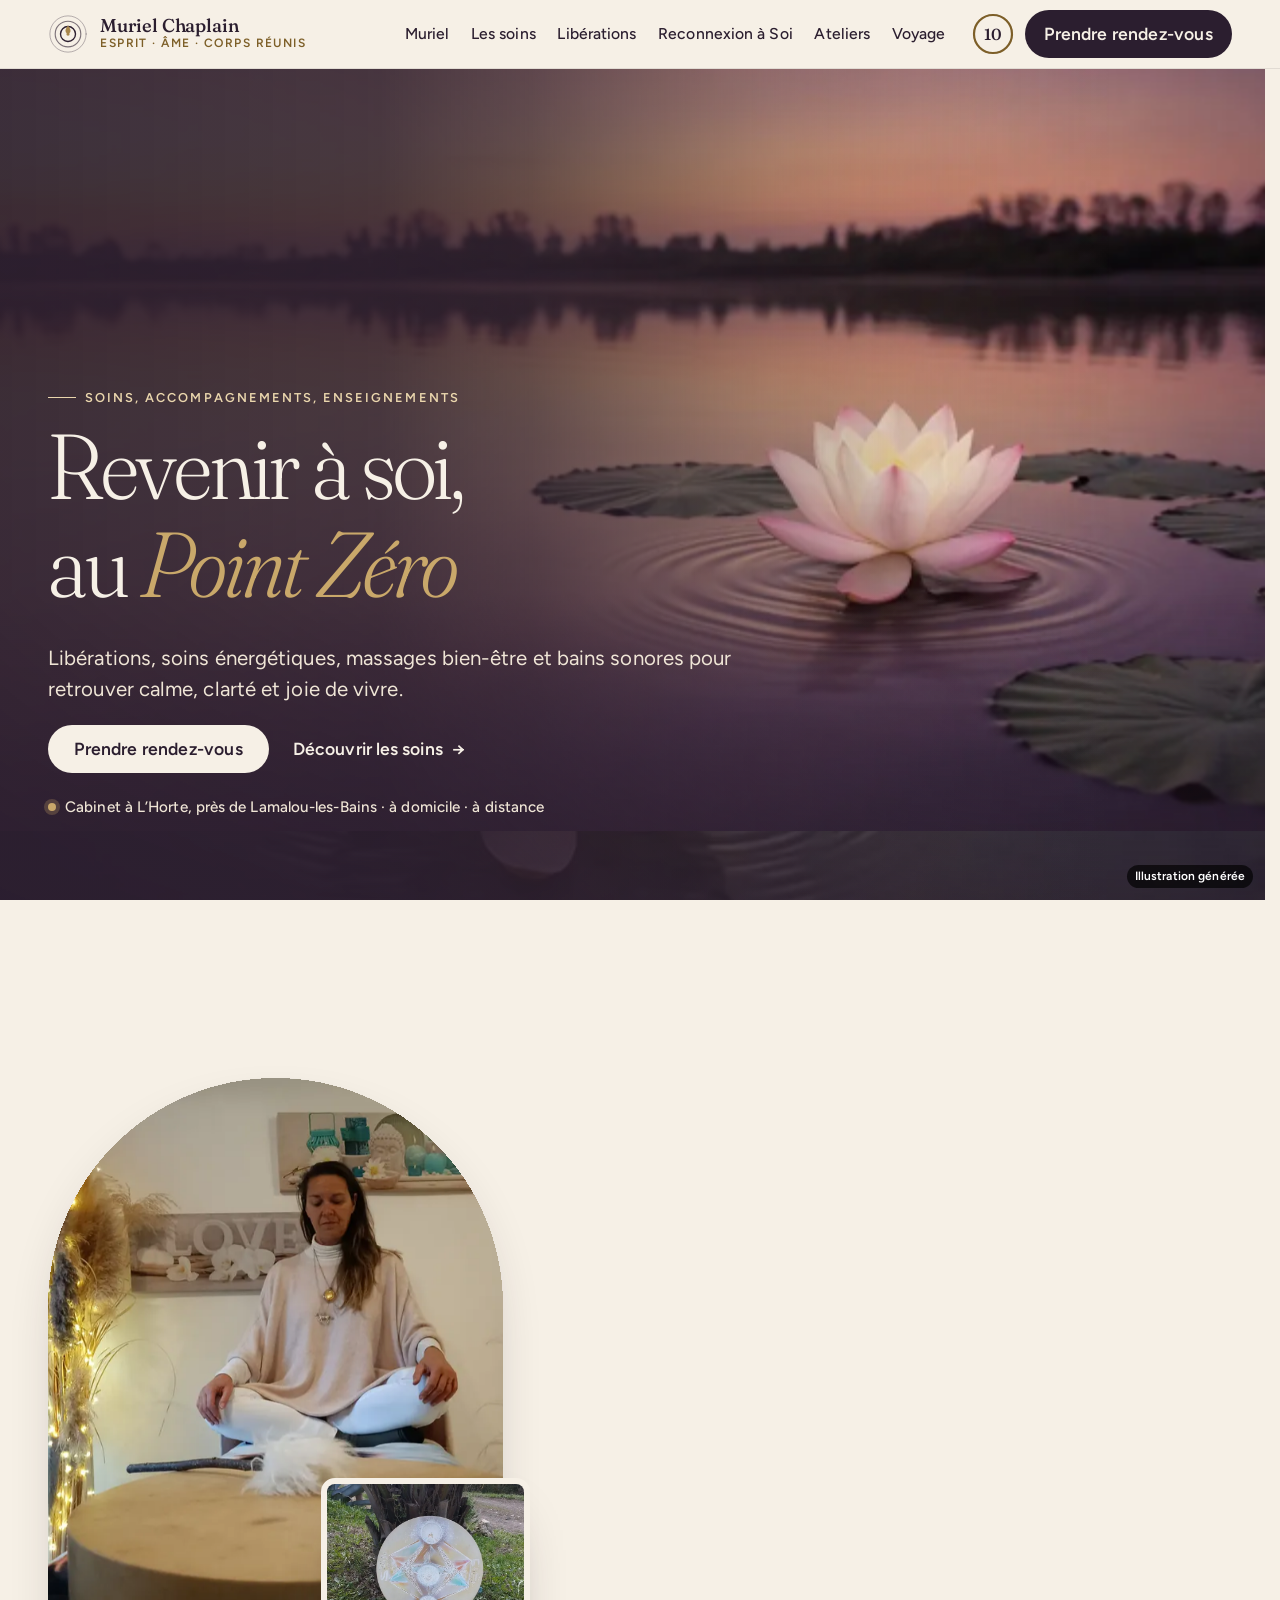
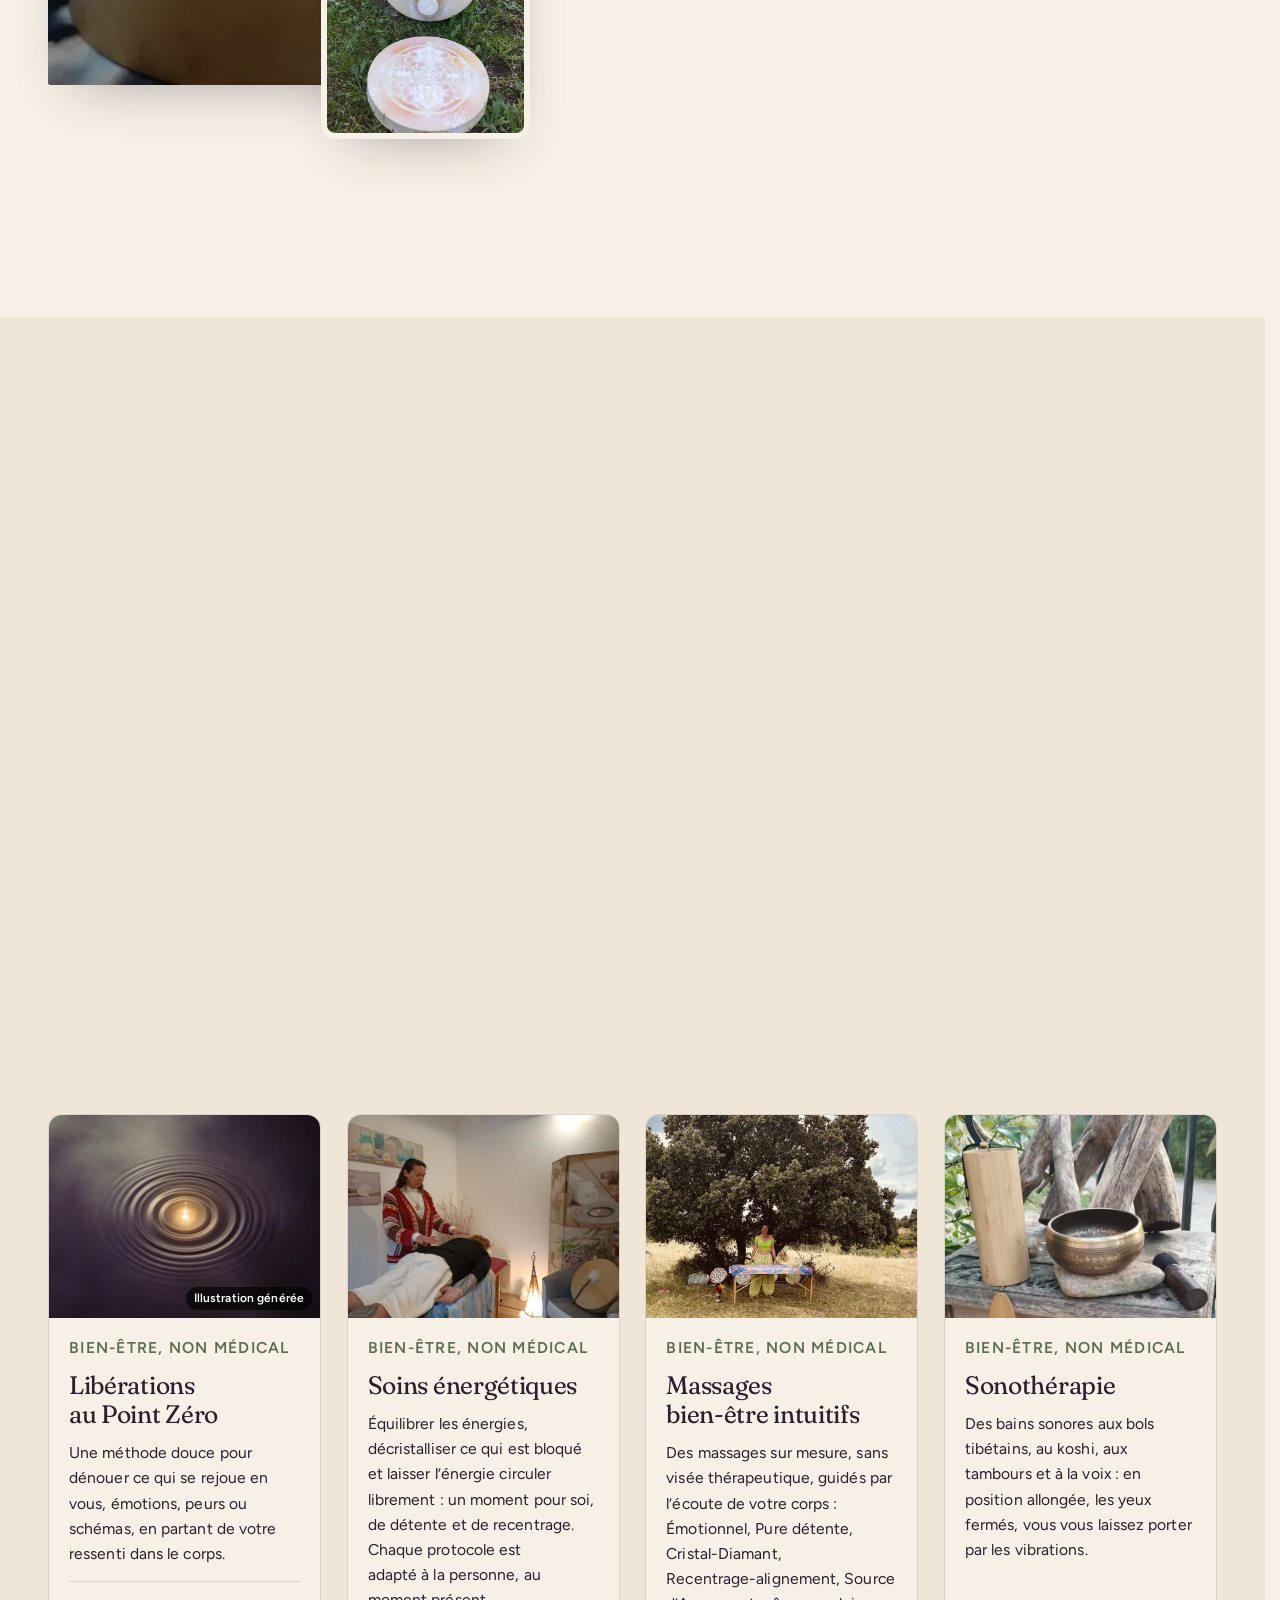
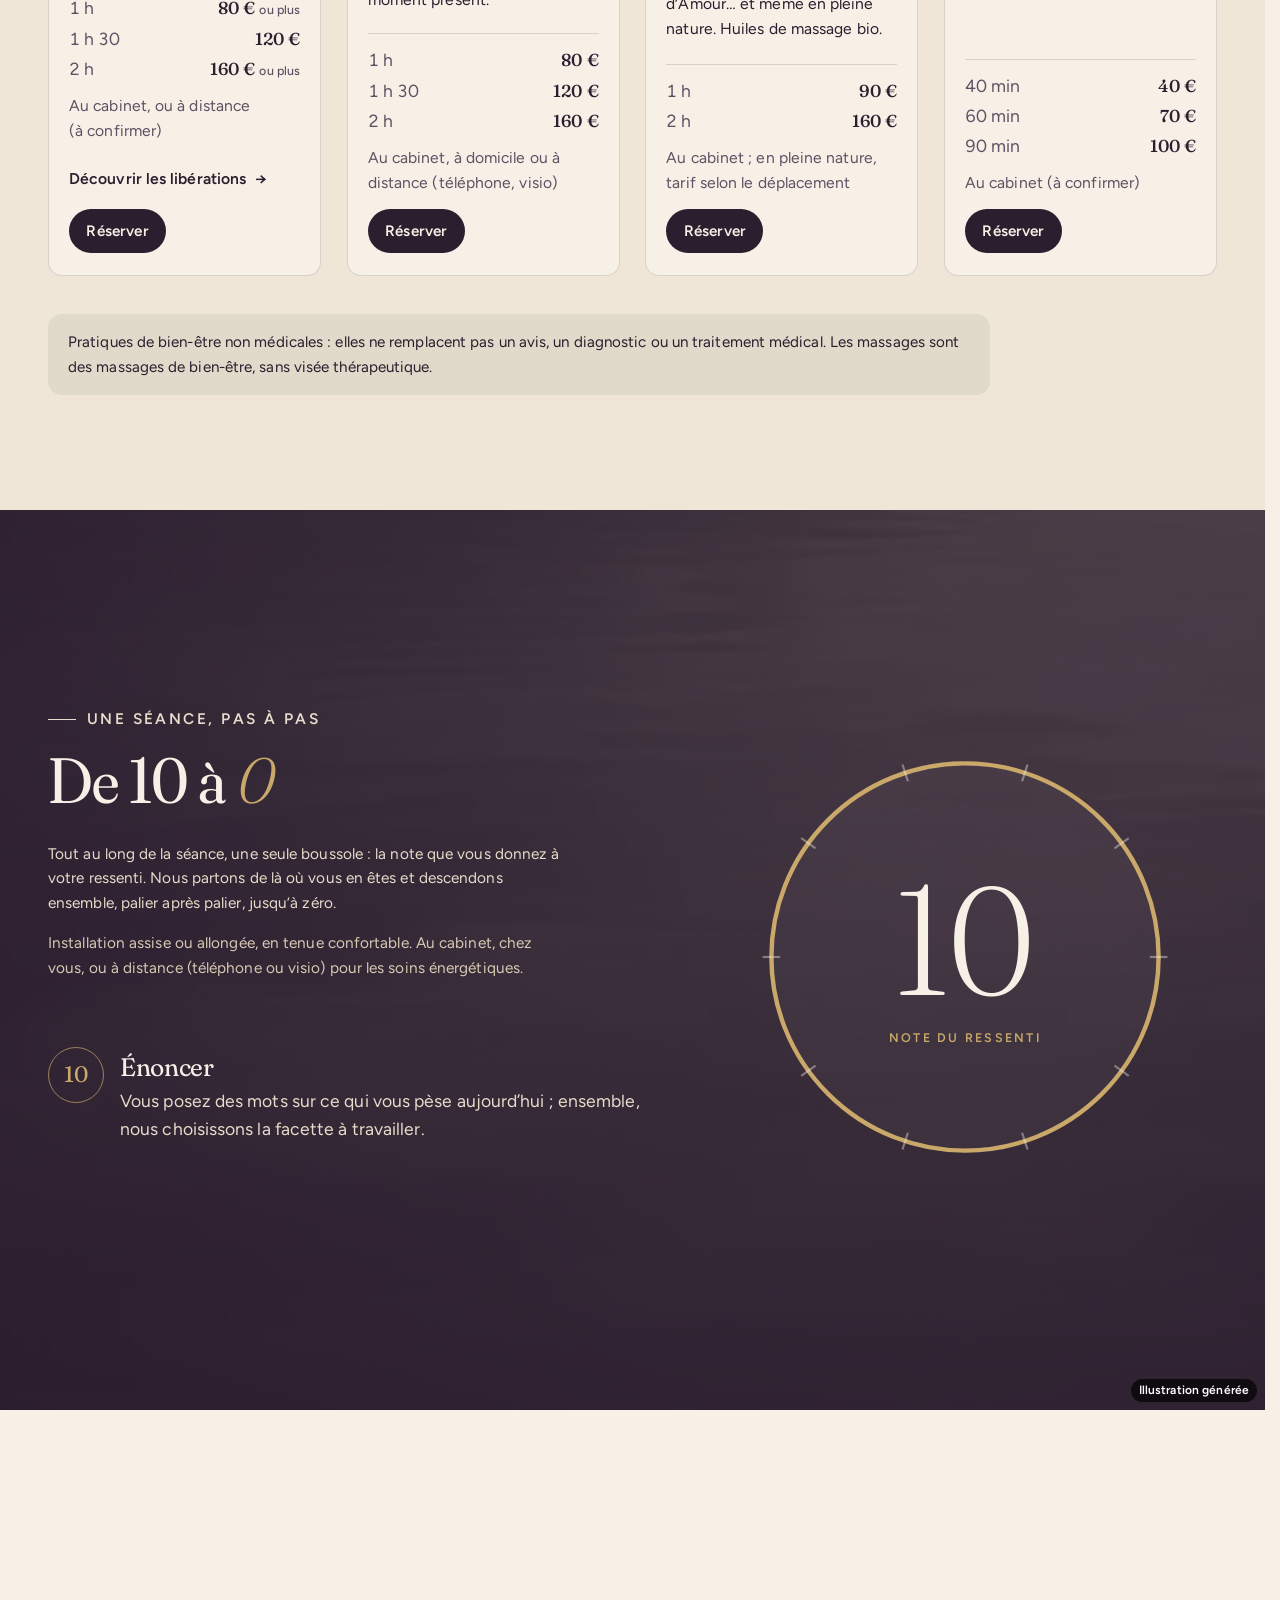
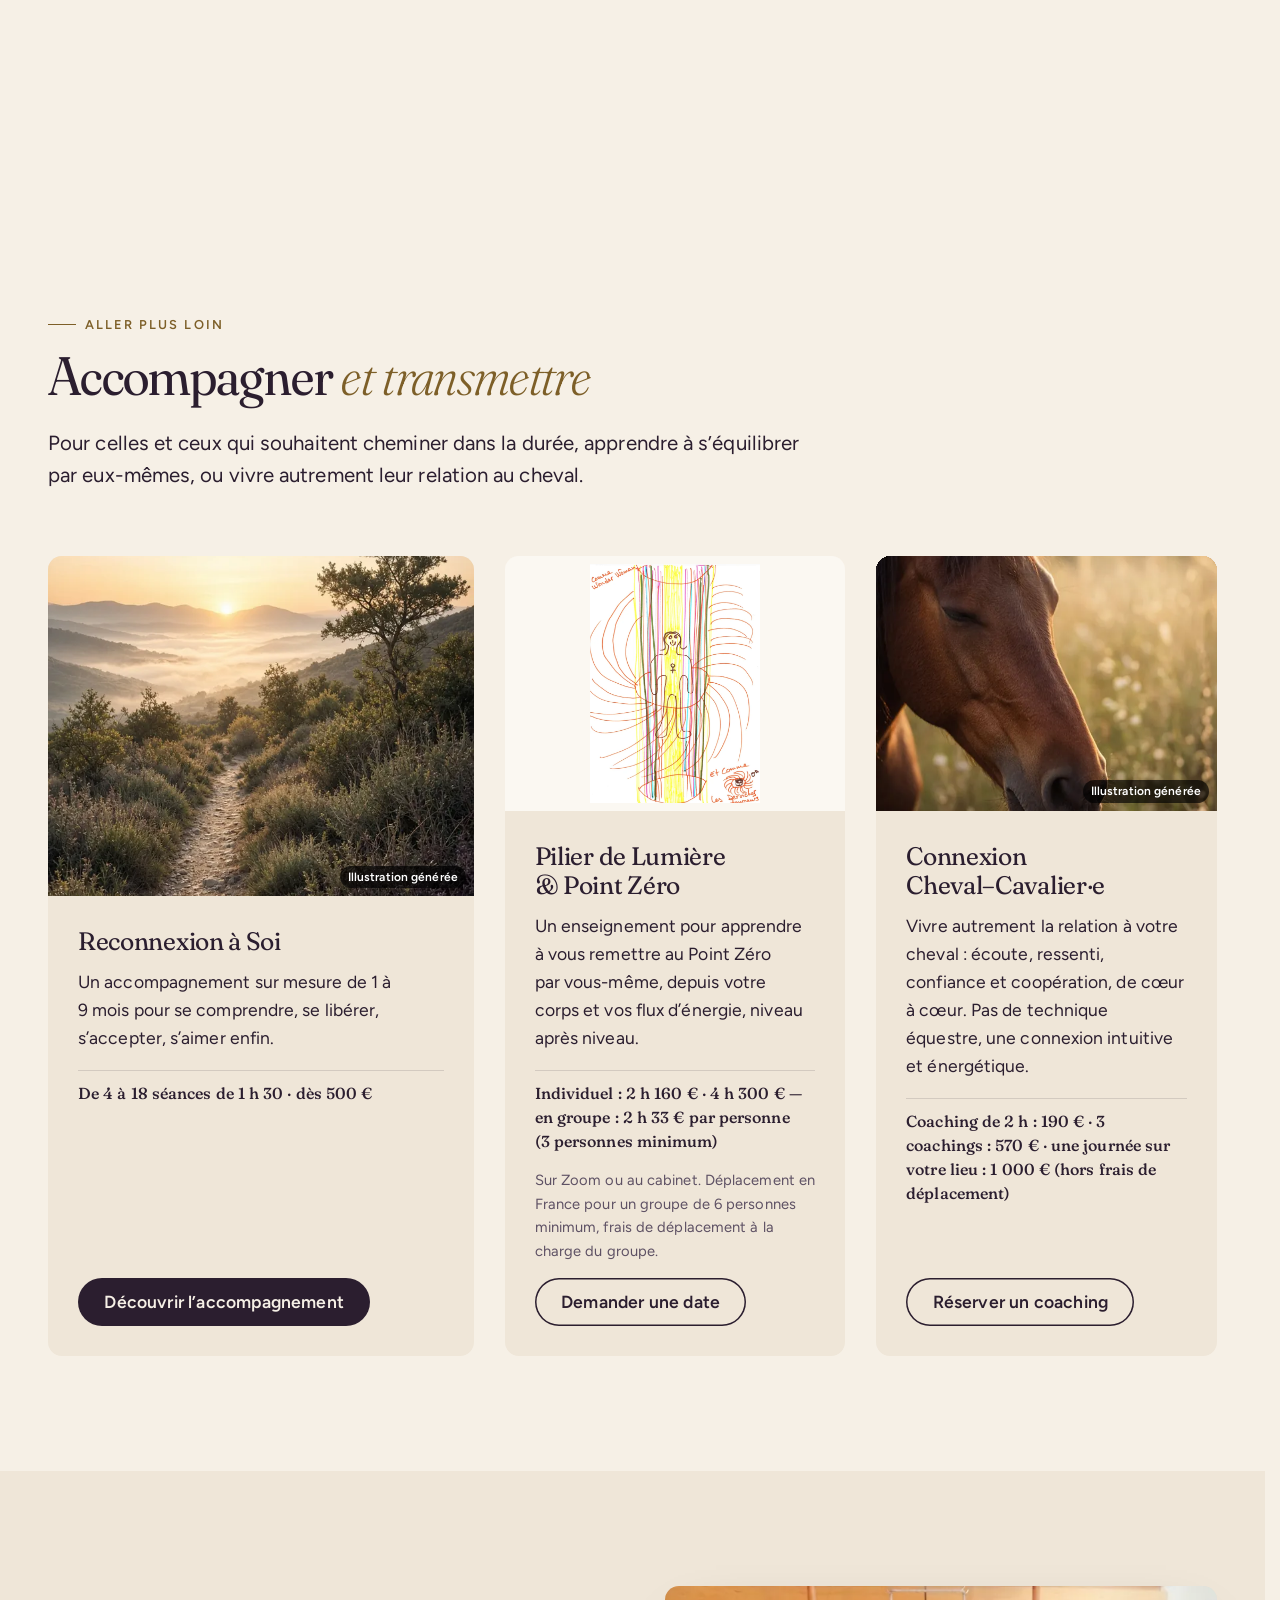
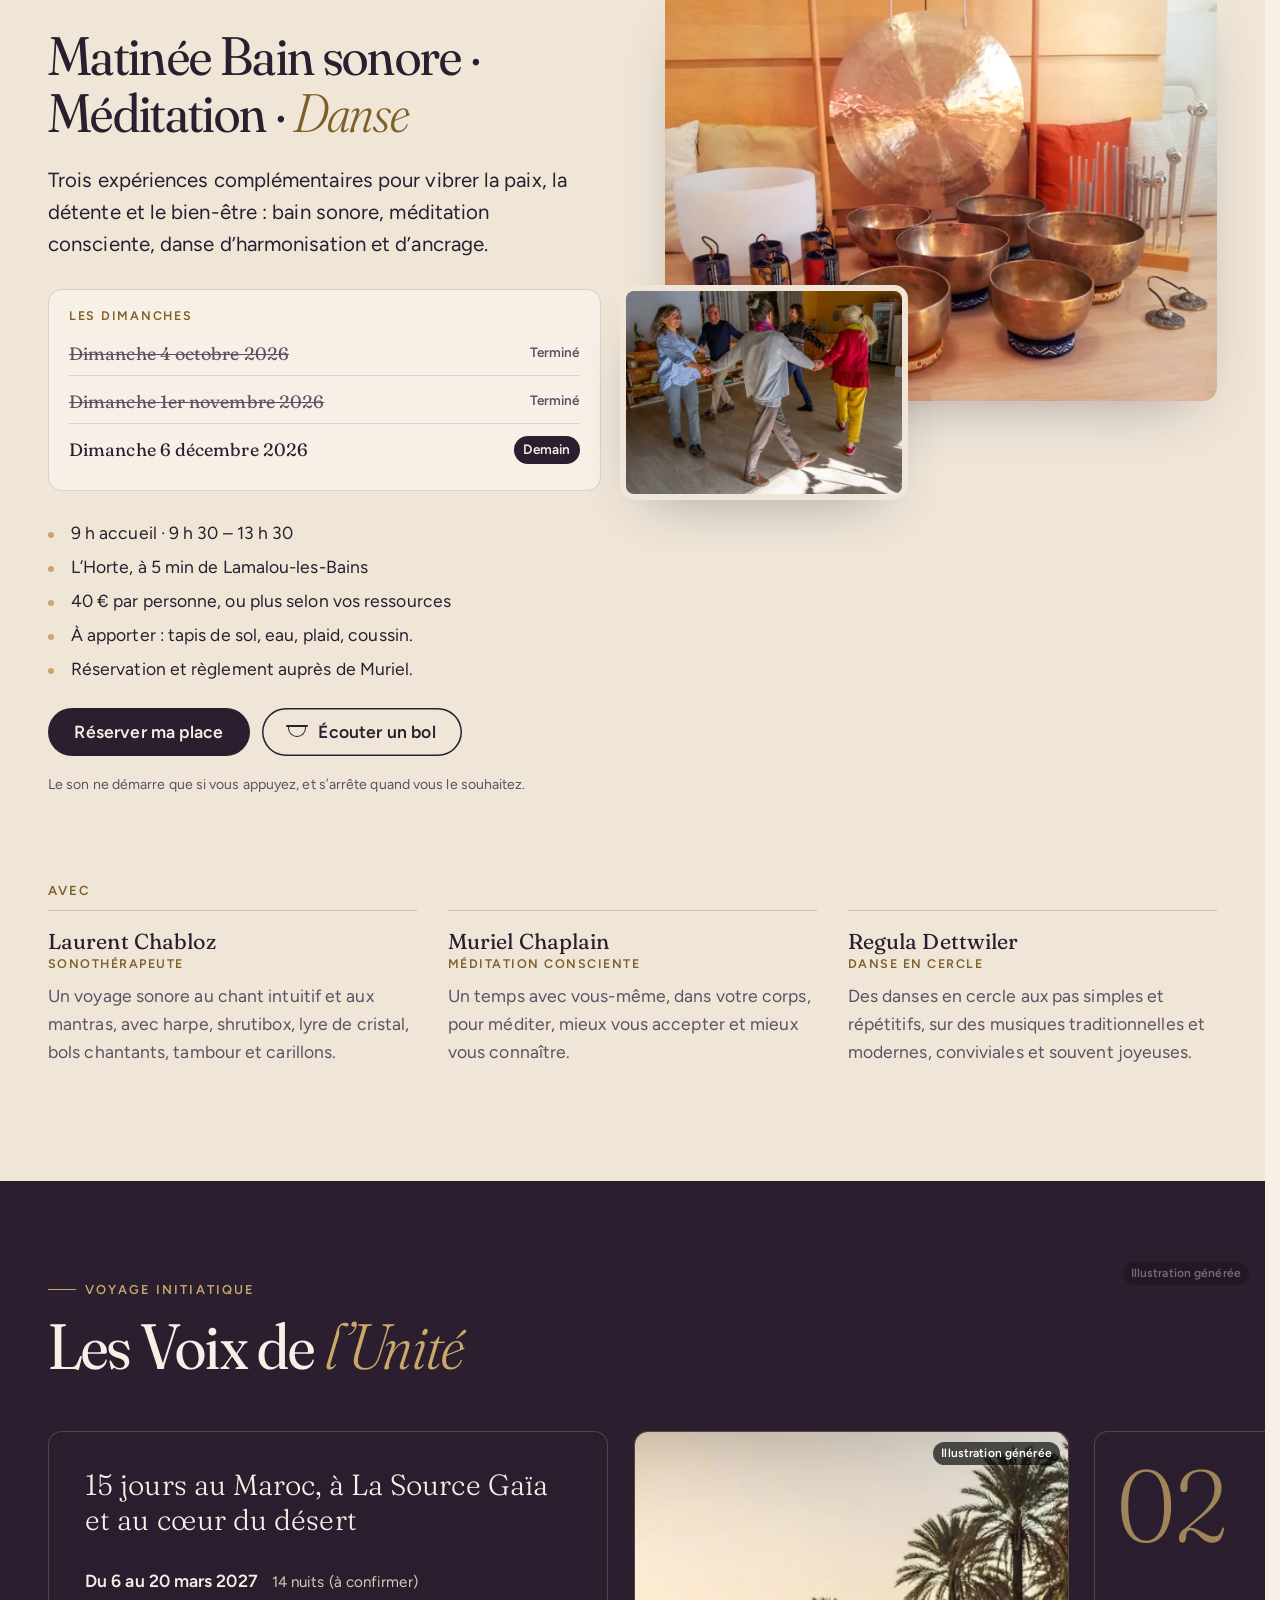
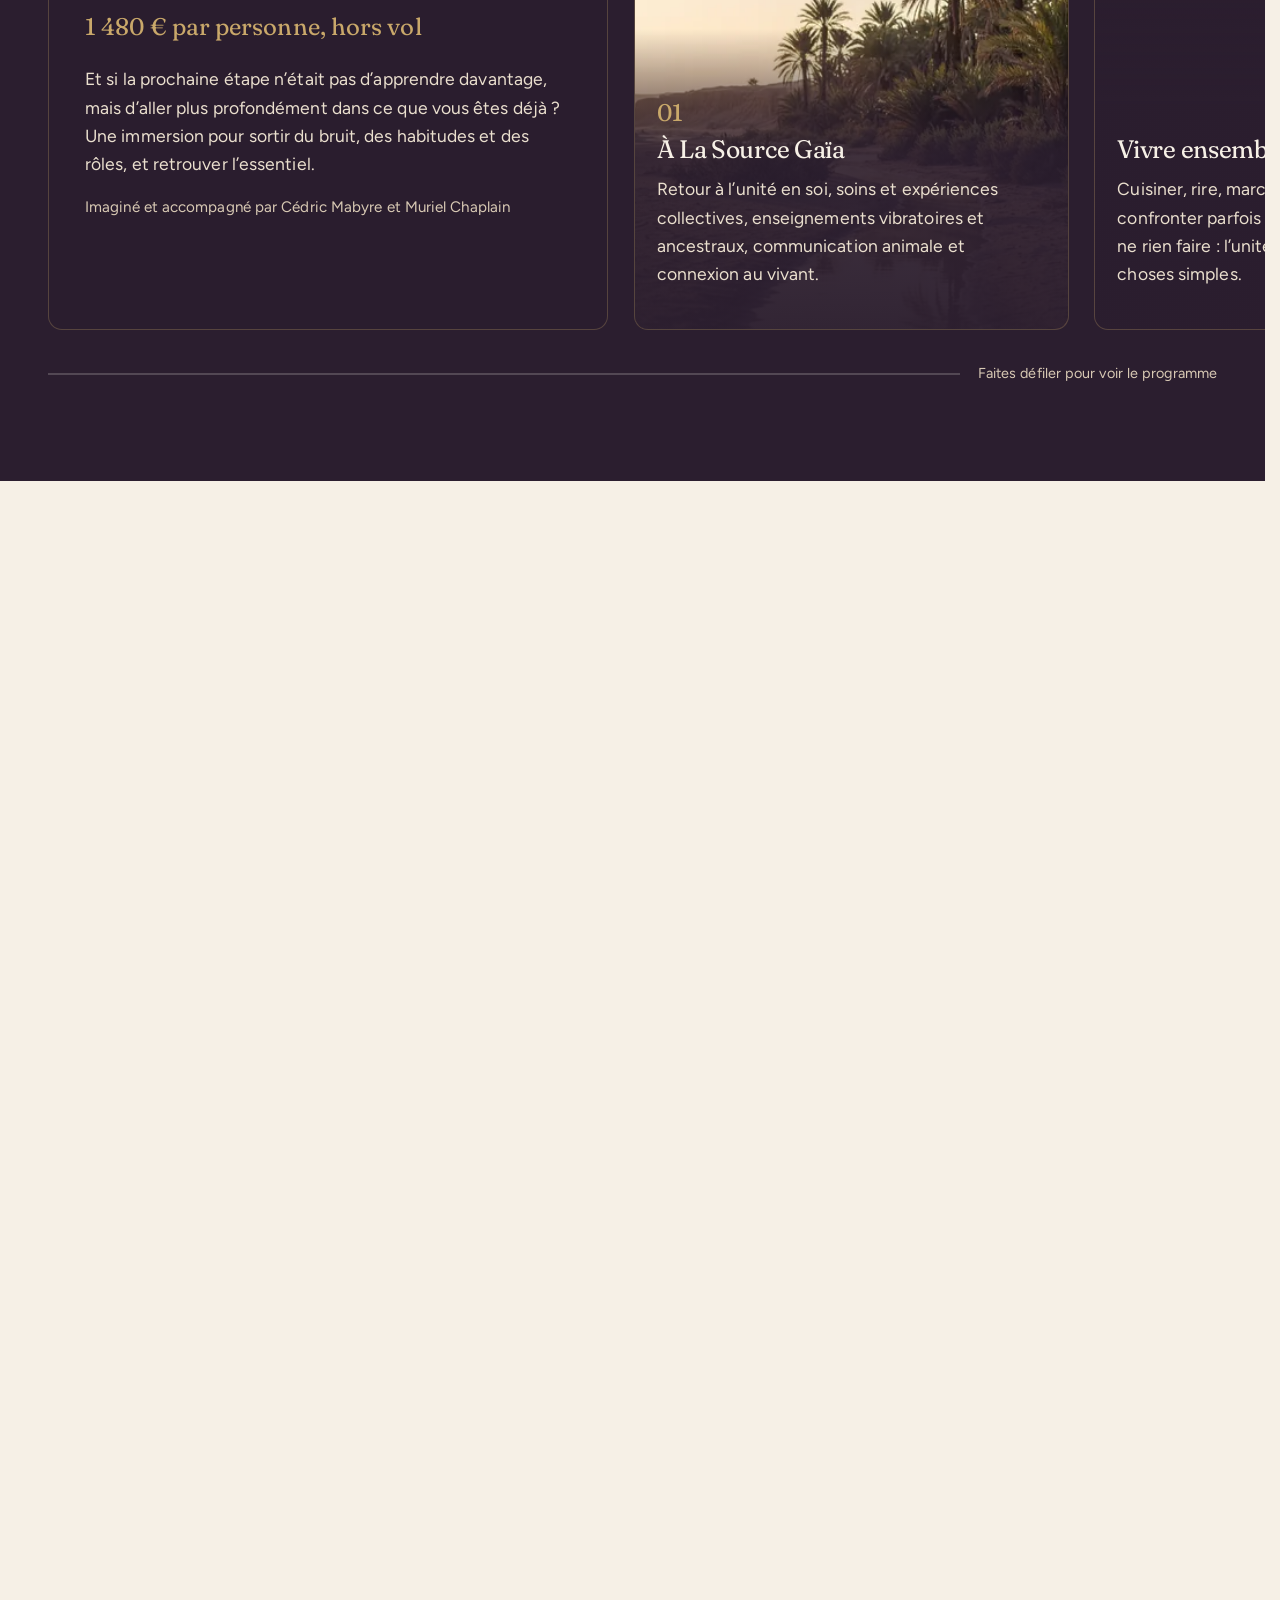
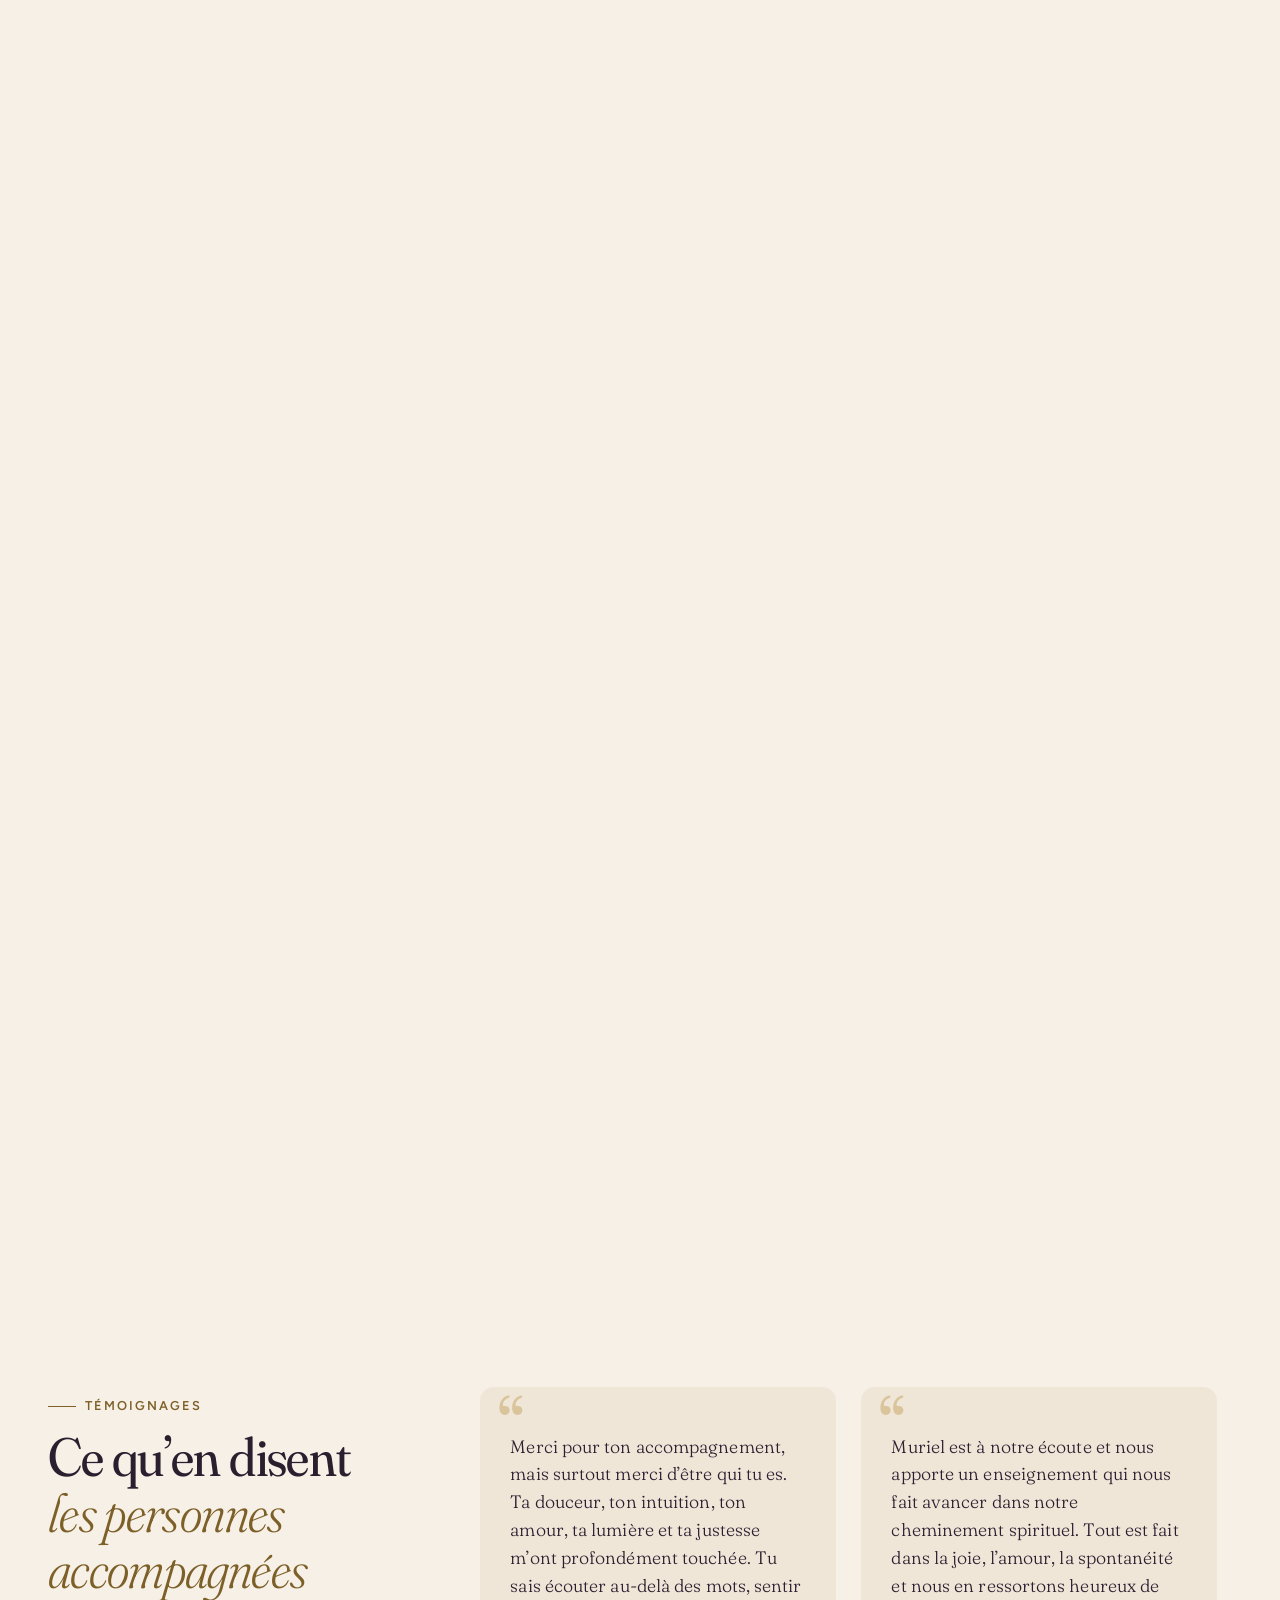
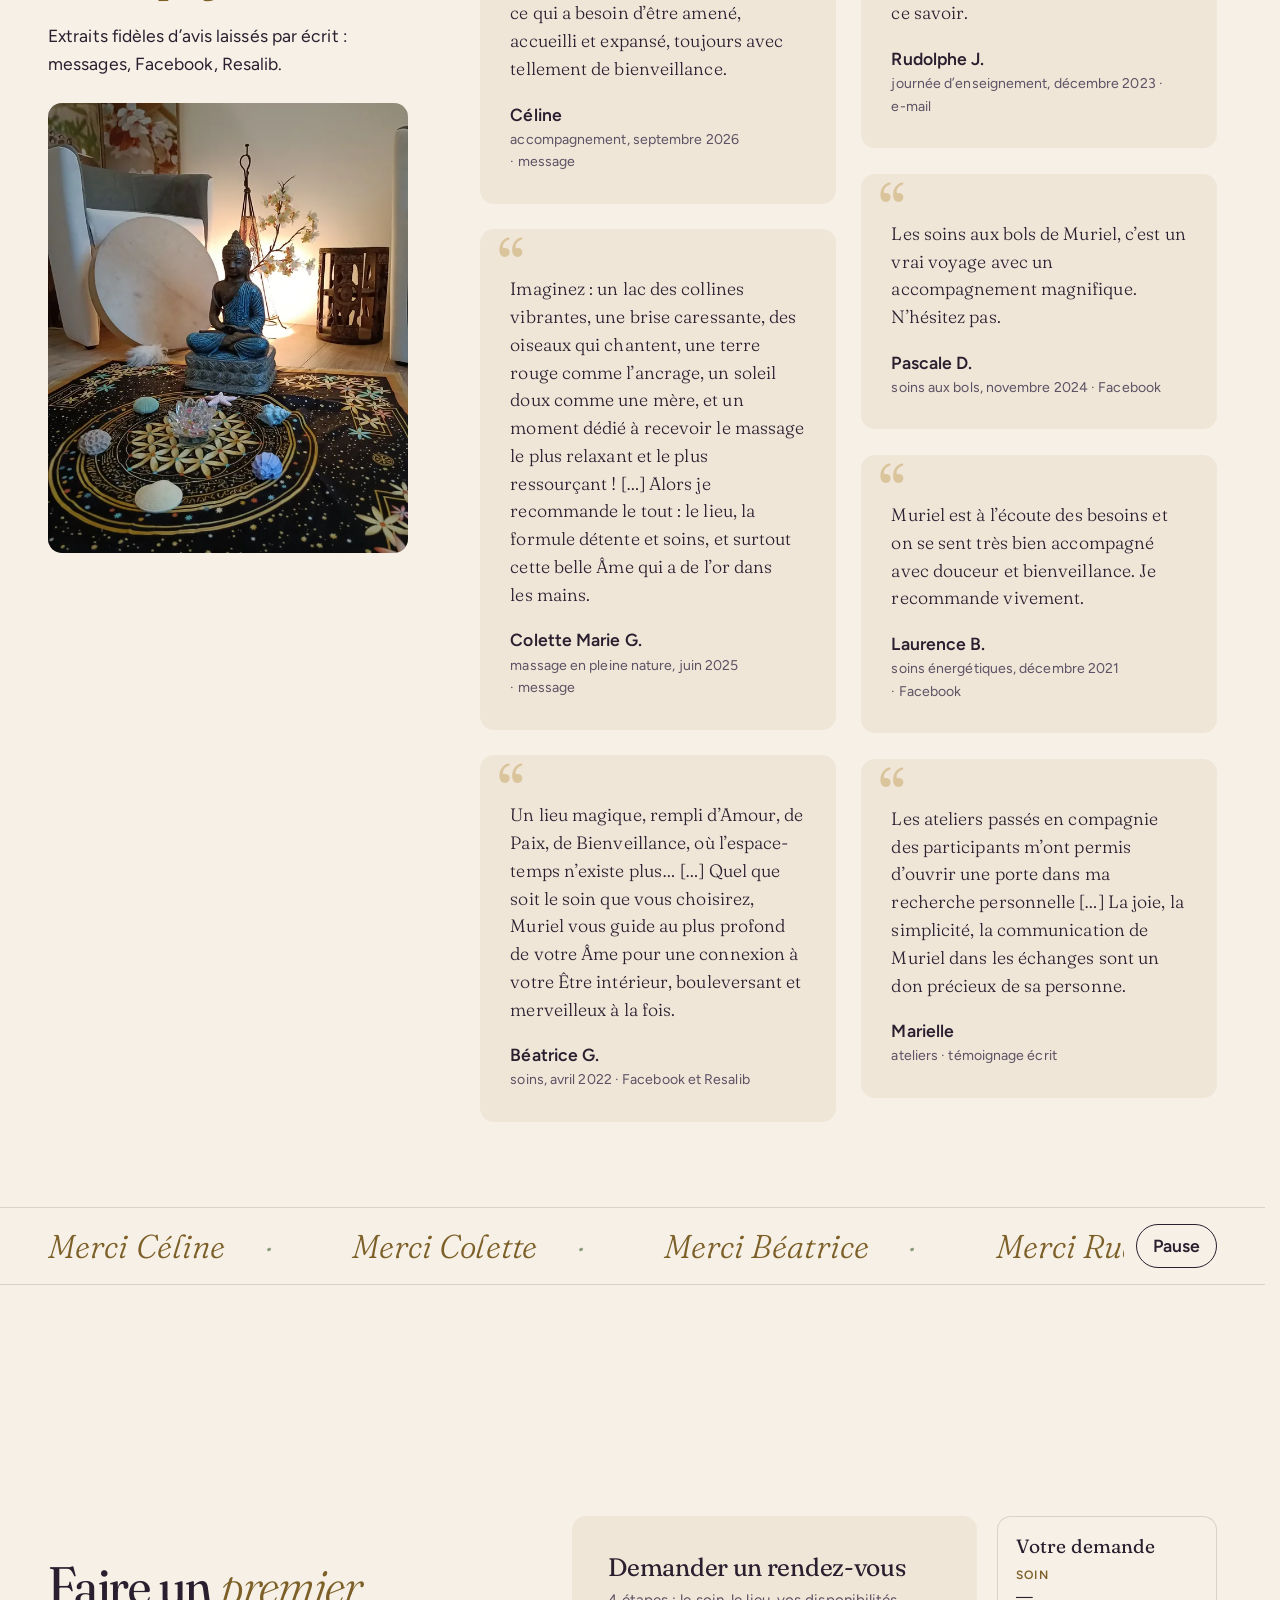
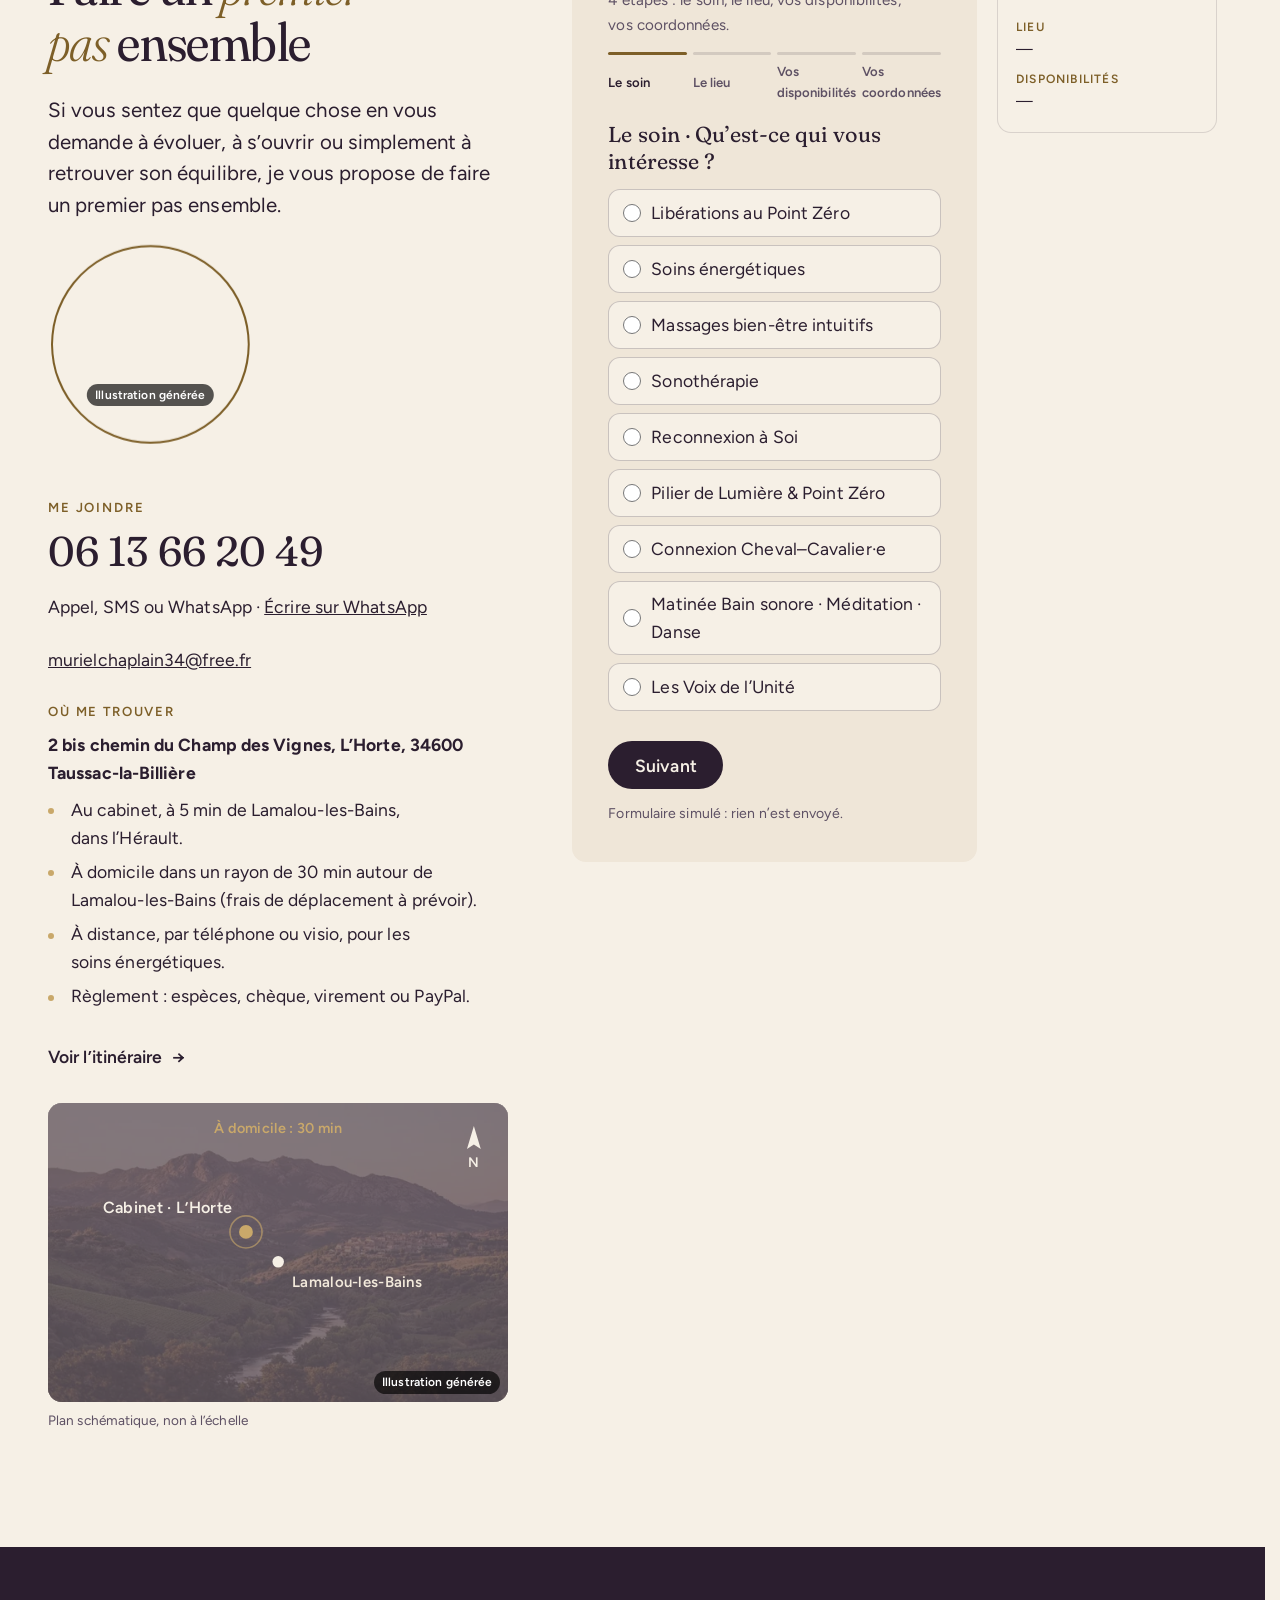
<file: index.html>
<!doctype html>
<html lang="fr" data-v="1" data-gabarit="accueil" data-page="accueil" data-curseur>
<head>
<meta charset="utf-8">
<meta name="viewport" content="width=device-width, initial-scale=1, viewport-fit=cover">
<title>Muriel Chaplain : soins énergétiques, libérations et massages bien‑être près de Lamalou‑les‑Bains</title>
<meta name="description" content="Libérations au Point Zéro, soins énergétiques, massages bien‑être intuitifs, sonothérapie et accompagnements avec Muriel Chaplain, au cabinet de L’Horte (Hérault), à domicile ou à distance.">
<meta name="robots" content="noindex, nofollow">
<link rel="canonical" href="https://muriel-chaplain-maquette.vercel.app/">
<style>:root{--fond:#f6f0e6;--texte:#2b1e2f;--voile-fond:#2b1e2f;--ouverture-fond:#2b1e2f;--menu-fond:#f6f0e6}:root { --entete-h: 72px; --barres-h: 0px; } html { background: var(--fond); color: var(--texte); scrollbar-gutter: stable; } body { margin: 0; background: var(--fond); } html.js:not(.calme):not(.secours):not([data-arrivee="retour"]) [data-anime] { opacity: 0; } html.js:not(.calme):not(.secours):not([data-arrivee="retour"]) [data-anime].vu { opacity: 1; } [data-voile] { position: fixed; inset: 0; z-index: 900; background: var(--voile-fond); transform: translateY(100%); visibility: hidden; pointer-events: none; } html[data-arrivee="voile"]:not(.voile-leve):not(.calme):not(.secours) [data-voile] { transform: none; visibility: visible; } html.calme [data-voile], html.secours [data-voile] { visibility: hidden !important; } .ouverture-panneau { position: fixed; inset: 0; z-index: 850; display: none; place-content: center; justify-items: center; background: var(--ouverture-fond, var(--voile-fond)); color: var(--fond); text-align: center; } html.js[data-arrivee="intro"]:not(.calme):not(.secours):not(.intro-finie) .ouverture-panneau { display: grid; } html.defilement-bloque, html.defilement-bloque body, html.js[data-arrivee="intro"]:not(.calme):not(.secours):not(.intro-finie), html.js[data-arrivee="intro"]:not(.calme):not(.secours):not(.intro-finie) body, html[data-arrivee="voile"]:not(.voile-leve):not(.calme):not(.secours), html[data-arrivee="voile"]:not(.voile-leve):not(.calme):not(.secours) body { overflow: hidden; } html.js[data-arrivee="intro"]:not(.calme):not(.secours):not(.intro-finie) { background-color: var(--ouverture-fond, var(--voile-fond)); } html[data-arrivee="voile"]:not(.voile-leve):not(.calme):not(.secours) { background-color: var(--voile-fond); }</style>
<script>(function () {
var d = document.documentElement, ss = null, ls = null;
try { ss = window.sessionStorage; ls = window.localStorage; } catch (e) {}
d.classList.add('js');
var calme = false;
try { calme = !!ls && ls.getItem('socle:calme') === 'oui'; } catch (e) {}
if (!calme && window.matchMedia && matchMedia('(prefers-reduced-motion: reduce)').matches) calme = true;
if (calme) d.classList.add('calme');
var nav = performance.getEntriesByType ? performance.getEntriesByType('navigation')[0] : null;
var type = nav ? nav.type : 'navigate';
var depart = null;
try { depart = JSON.parse(ss.getItem('socle:depart') || 'null'); ss.removeItem('socle:depart'); } catch (e) {}
if (depart && !(Date.now() - depart.t < 15000)) depart = null;
var retourSection = false;
try { retourSection = !!ss.getItem('socle:calme-retour'); } catch (e) {}
var mode = type === 'back_forward' || retourSection ? 'retour' : type === 'reload' ? 'intro' : depart ? 'voile' : 'intro';
d.setAttribute('data-arrivee', mode);
if (mode === 'voile' && depart.couleur) d.style.setProperty('--voile-fond', depart.couleur);
if (type === 'reload' && 'scrollRestoration' in history) {
if (!retourSection) history.scrollRestoration = 'manual';
}
try {
var choisie = ls && ls.getItem('socle:langue');
var langue = (d.lang || '').slice(0, 2);
if (choisie && choisie !== langue && type === 'navigate' && !depart) {
var alt = document.querySelector('link[rel="alternate"][hreflang="' + choisie + '"]');
if (alt) location.replace(new URL(alt.href).pathname + location.search + location.hash);
}
} catch (e) {}
setTimeout(function () { if (!d.classList.contains('demarre')) d.classList.add('secours'); }, 2000);
})();</script>
<link rel="preload" href="/assets/polices/fraunces.woff2" as="font" type="font/woff2" crossorigin>
<link rel="preload" href="/assets/polices/figtree.woff2" as="font" type="font/woff2" crossorigin>
<link rel="stylesheet" href="/assets/css/socle.css?v=1">
<link rel="stylesheet" href="/assets/css/site.css?v=1">
<link rel="modulepreload" href="/assets/js/site.js?v=1">
<link rel="modulepreload" href="/assets/js/socle/index.js?v=1">
<script src="/assets/vendor/gsap.min.js" defer></script>
<script src="/assets/vendor/ScrollTrigger.min.js" defer></script>
<script src="/assets/vendor/SplitText.min.js" defer></script>
<script type="module" src="/assets/js/site.js?v=1"></script>
<meta name="theme-color" content="#f6f0e6">
<link rel="icon" href="/assets/images/favicon.svg" type="image/svg+xml">
<link rel="apple-touch-icon" href="/assets/images/apple-touch-icon.png">
<meta property="og:type" content="website">
<meta property="og:site_name" content="Soins Esprit Âme et Corps Réunis">
<meta property="og:locale" content="fr_FR">
<meta property="og:title" content="Muriel Chaplain : soins énergétiques, libérations et massages bien‑être près de Lamalou‑les‑Bains">
<meta property="og:description" content="Libérations au Point Zéro, soins énergétiques, massages bien‑être intuitifs, sonothérapie et accompagnements avec Muriel Chaplain, au cabinet de L’Horte (Hérault), à domicile ou à distance.">
<meta property="og:url" content="https://muriel-chaplain-maquette.vercel.app/">
<meta property="og:image" content="https://muriel-chaplain-maquette.vercel.app/assets/partage/accueil-fr.jpg">
<meta property="og:image:width" content="1200">
<meta property="og:image:height" content="630">
<meta property="og:image:alt" content="Soins Esprit Âme et Corps Réunis : un lotus sur l’eau au coucher du soleil">
<meta name="twitter:card" content="summary_large_image">
<script type="application/ld+json">{"@context":"https://schema.org","@type":"HealthAndBeautyBusiness","name":"Soins Esprit Âme et Corps Réunis","description":"Libérations au Point Zéro, soins énergétiques, massages bien-être intuitifs, sonothérapie, accompagnements et enseignements avec Muriel Chaplain. Pratiques de bien-être non médicales.","url":"https://muriel-chaplain-maquette.vercel.app/","telephone":"+33613662049","email":"murielchaplain34@free.fr","founder":{"@type":"Person","name":"Muriel Chaplain"},"address":{"@type":"PostalAddress","streetAddress":"2 bis chemin du Champ des Vignes, L’Horte","postalCode":"34600","addressLocality":"Taussac-la-Billière","addressRegion":"Hérault","addressCountry":"FR"},"areaServed":"Lamalou-les-Bains et 30 minutes alentour","priceRange":"40 € – 160 € la séance","paymentAccepted":"Espèces, chèque, virement, PayPal","sameAs":["https://www.facebook.com/SoinEspritAmeetCorpsreunisTherapeuteBienEtre","https://www.instagram.com/soin.esprit.ame.corps.reunis/","https://www.resalib.fr/praticien/56468-muriel-chaplain-soin-esprit-ame-et-corps-reunis-energeticien-taussac-la-billiere"]}</script>
</head>
<body id="haut">
<div data-voile aria-hidden="true"><div class="voile-contenu"><span class="voile-goutte"></span><img src="/assets/images/logo-clair.svg" alt="" width="56" height="56"><span data-voile-libelle>Accueil</span></div></div>
<div class="ouverture-panneau" data-ouverture aria-hidden="true">
  <svg class="intro-ondes" viewBox="-50 -50 100 100" preserveAspectRatio="xMidYMid meet" focusable="false">
    <circle class="intro-onde" r="12"></circle><circle class="intro-onde" r="24"></circle><circle class="intro-onde" r="38"></circle>
  </svg>
  <span class="intro-goutte"></span>
  <p class="intro-mots"><span class="intro-mot">Esprit</span><span class="intro-mot">Âme</span><span class="intro-mot">Corps</span></p>
  <p class="intro-reunis">Réunis</p>
  <p class="intro-bas"><span class="intro-cadran" data-intro-cadran>10</span><span class="intro-nom">Muriel Chaplain</span></p>
</div>
<a class="evitement" href="#contenu">Aller au contenu</a>
<header data-entete>
  <div class="entete-rangee">
    <a class="entete-logo" href="/" data-libelle="Accueil" aria-label="Soins Esprit Âme et Corps Réunis, accueil" aria-current="page">
      <img src="/assets/images/logo.svg" alt="" width="40" height="40">
      <span class="logo-texte"><span class="logo-nom">Muriel Chaplain</span><span class="logo-sous">Esprit · Âme · Corps réunis</span></span>
    </a>
    <nav data-nav aria-label="Navigation principale">
      <ul><li><a href="/#muriel" data-libelle="Muriel">Muriel</a></li><li><a href="/#soins" data-libelle="Les soins">Les soins</a></li><li><a href="/liberations-point-zero" data-libelle="Libérations">Libérations</a></li><li><a href="/reconnexion-a-soi" data-libelle="Reconnexion à Soi">Reconnexion à Soi</a></li><li><a href="/#ateliers" data-libelle="Ateliers">Ateliers</a></li><li><a href="/#voyage" data-libelle="Voyage">Voyage</a></li></ul>
    </nav>
    <div class="entete-actions">
      <span class="cadran " data-cadran aria-hidden="true" title="Point Zéro : de 10 à 0 au fil de la page">
  <svg viewBox="0 0 44 44" focusable="false"><circle class="cadran-fond" cx="22" cy="22" r="19"></circle><circle class="cadran-arc" cx="22" cy="22" r="19" pathLength="100"></circle></svg>
  <span class="cadran-chiffre" data-cadran-chiffre>10</span>
</span>
      <a class="bouton" href="/#rendez-vous" data-libelle="Rendez-vous">Prendre rendez-vous</a>
      <button type="button" data-menu-bouton aria-controls="menu" aria-expanded="false" data-libelle-ouvrir="Menu" data-libelle-fermer="Fermer"><span class="menu-icone" aria-hidden="true"><span></span><span></span></span><span data-libelle-bouton>Menu</span></button>
    </div>
  </div>
</header>
<div id="menu" data-menu role="dialog" aria-modal="true" aria-label="Menu">
  <div class="menu-grille">
    <ul class="menu-liste"><li style="--i:0"><a class="menu-lien" href="/" data-libelle="Accueil" aria-current="page">Accueil</a></li><li style="--i:1"><a class="menu-lien" href="/#muriel" data-libelle="Muriel">Muriel</a></li><li style="--i:2"><a class="menu-lien" href="/#soins" data-libelle="Les soins">Les soins</a></li><li style="--i:3"><a class="menu-lien" href="/liberations-point-zero" data-libelle="Libérations">Libérations</a></li><li style="--i:4"><a class="menu-lien" href="/reconnexion-a-soi" data-libelle="Reconnexion à Soi">Reconnexion à Soi</a></li><li style="--i:5"><a class="menu-lien" href="/#ateliers" data-libelle="Ateliers">Ateliers</a></li><li style="--i:6"><a class="menu-lien" href="/#voyage" data-libelle="Voyage">Voyage</a></li></ul>
    <div class="menu-contact">
      <p><a class="bouton" href="/#rendez-vous" data-libelle="Rendez-vous">Prendre rendez-vous</a></p>
      <p><a class="bouton bouton--contour" href="tel:+33613662049">Appeler 06 13 66 20 49</a></p>
      <p><a class="bouton bouton--contour" href="https://wa.me/33613662049" rel="noopener" target="_blank">Écrire sur WhatsApp<span class="visuellement-cache"> (s’ouvre dans un nouvel onglet)</span></a></p>
      <p><button type="button" class="lien" data-calme-bascule data-libelle-reduire="Réduire les animations" data-libelle-retablir="Rétablir les animations" data-libelle-systeme="Animations réduites par le réglage de votre appareil"><span data-libelle-bouton>Réduire les animations</span></button></p>
    </div>
  </div>
</div>
<main id="contenu" tabindex="-1">
<section class="hero hero--accueil" id="debut">
  <div class="hero-fond">
    <figure class="media hero-media" data-grok style="--cadrage:62% 55%;--cadrage-mobile:50% 62%">
  <picture><source media="(max-width: 760px) and (orientation: portrait)" srcset="/assets/images/grok/accueil-eau-mobile-640.webp 640w" sizes="100vw">
    <img src="/assets/images/grok/accueil-eau-1168.webp" srcset="/assets/images/grok/accueil-eau-640.webp 640w, /assets/images/grok/accueil-eau-1168.webp 1168w" sizes="100vw" alt="Un lotus rose ouvert sur un étang calme, au coucher du soleil" width="1168" height="657" fetchpriority="high" loading="eager" decoding="async">
  </picture><figcaption class="mention-ia">Illustration générée</figcaption>
</figure>
    <canvas class="hero-eau" data-eau aria-hidden="true" data-audit-ignorer></canvas>
    <div class="hero-voile" aria-hidden="true"></div>
  </div>
  <div class="hero-texte conteneur">
    <p class="surtitre hero-surtitre" data-anime="gsap">Soins, accompagnements, enseignements</p>
    <h1 class="hero-titre"><span class="ligne-masque"><span class="hero-ligne" data-anime="gsap">Revenir à soi,</span></span><span class="ligne-masque"><span class="hero-ligne" data-anime="gsap">au <em>Point Zéro</em></span></span></h1>
    <p class="hero-intro" data-anime="gsap">Libérations, soins énergétiques, massages bien‑être et bains sonores pour retrouver calme, clarté et joie de vivre.</p>
    <p class="hero-actions" data-anime="gsap">
      <a class="bouton bouton--clair" href="/#rendez-vous" data-action-principale data-libelle="Rendez-vous">Prendre rendez-vous</a>
      <a class="lien-fleche lien-fleche--clair" href="/#soins" data-libelle="Les soins">Découvrir les soins</a>
    </p>
    <p class="hero-info" data-info-cle data-anime="gsap">Cabinet à L’Horte, près de Lamalou‑les‑Bains · à domicile · à distance</p>
  </div>
</section>
<section class="muriel" id="muriel">
  <div class="conteneur muriel-grille">
    <div class="muriel-visuels">
      <figure class="media muriel-arche" style="--cadrage:50% 38%">
  <picture>
    <img src="/assets/images/muriel-assise-tambour-1280.webp" srcset="/assets/images/muriel-assise-tambour-640.webp 640w, /assets/images/muriel-assise-tambour-1280.webp 1280w, /assets/images/muriel-assise-tambour-1920.webp 1920w" sizes="(max-width: 760px) 90vw, 38vw" alt="Muriel Chaplain assise en tailleur sur un grand tambour, dans son cabinet" width="1280" height="1707" loading="lazy" decoding="async">
  </picture>
</figure>
      <figure class="media muriel-petite" style="--cadrage:50% 45%">
  <picture>
    <img src="/assets/images/cristal-plaques-jardin-880.webp" srcset="/assets/images/cristal-plaques-jardin-640.webp 640w, /assets/images/cristal-plaques-jardin-880.webp 880w" sizes="(max-width: 760px) 50vw, 18vw" alt="Deux plaques de cristal gravées de géométries sacrées, posées dans l’herbe du jardin" width="880" height="1373" loading="lazy" decoding="async">
  </picture>
</figure>
    </div>
    <div class="muriel-texte">
      <p class="surtitre" data-anime>Qui suis-je ?</p>
      <h2 data-anime>Je suis Muriel, je chemine avec chacun <em>vers son équilibre</em></h2>
      <p class="chapeau" data-anime>Auprès des hommes et des femmes en chemin d’éveil et d’ouverture de conscience, je propose des séances individuelles pour vivre pleinement votre vie et retrouver ce qui vous porte.</p>
      <p data-anime>Mon grand but : faire circuler l’amour en vous, vous aider à retrouver la confiance, votre valeur, votre place, et réunir votre triade, esprit, âme et corps.</p>
      <p class="annees" data-anime><strong class="annees-chiffre" data-compteur="35">35</strong><span>ans à me former aux approches du corps et de l’énergie</span></p>
      <h3 class="petit-titre" data-anime>Mon parcours</h3>
      <ul class="parcours" data-anime><li>Reiki Unitaire de Shamballa</li><li>Réflexologie plantaire, palmaire et faciale</li><li>Shiatsu</li><li>Sophro-analyse</li><li>Décodage biologique</li><li>Arts chamaniques et stellaires, soins de l’âme</li></ul>
      <p class="pour-qui" data-anime><strong>Pour qui ?</strong> Pour tous les âges, pour toutes les personnes qui souhaitent maintenir ou améliorer leur bien‑être physique, psychique, énergétique et spirituel.</p>
    </div>
  </div>
</section>
<section class="soins" id="soins">
  <div class="conteneur">
    <div class="tete-section">
      <p class="surtitre" data-anime>Les soins</p>
      <h2 data-anime>Des séances uniques, <em>à l’écoute</em> de ce que vous vivez</h2>
      <p class="chapeau" data-anime>Chaque séance part de votre ressenti, ici et maintenant. Pour les libérations et les ateliers, le tarif est « selon vos ressources » : le montant indiqué est un minimum, libre à vous de donner plus.</p>
    </div>
    <div class="guide" data-guide data-anime>
      <p class="guide-titre" id="guide-titre">Quel soin pour moi ?</p>
      <p class="guide-aide">Choisissez ce dont vous avez envie :</p>
      <div class="guide-choix" role="group" aria-labelledby="guide-titre">
        <button type="button" class="pastille" data-envie="liberations" data-envie-texte="Dénouer une émotion, une peur, un schéma" data-soin-nom="Libérations au Point Zéro" aria-pressed="false">Dénouer une émotion, une peur, un schéma</button><button type="button" class="pastille" data-envie="energetique" data-envie-texte="Rééquilibrer mon énergie" data-soin-nom="Soins énergétiques" aria-pressed="false">Rééquilibrer mon énergie</button><button type="button" class="pastille" data-envie="massage" data-envie-texte="Me détendre profondément" data-soin-nom="Massages bien‑être intuitifs" aria-pressed="false">Me détendre profondément</button><button type="button" class="pastille" data-envie="sonotherapie" data-envie-texte="Lâcher prise par le son" data-soin-nom="Sonothérapie" aria-pressed="false">Lâcher prise par le son</button>
      </div>
      <p class="guide-reponse" data-guide-reponse aria-live="polite" data-modele="Pour « {envie} », je vous conseille : {soin}.">Le soin qui vous correspond s’affiche ici.</p>
    </div>
    <ul class="soins-grille">
      <li class="soin" id="soin-liberations" data-soin="liberations" style="--i:0">
        <article class="soin-carte" data-anime>
          <figure class="media soin-media" data-grok style="--cadrage:50% 50%">
  <picture>
    <img src="/assets/images/grok/soin-liberations-784.webp" srcset="/assets/images/grok/soin-liberations-640.webp 640w, /assets/images/grok/soin-liberations-784.webp 784w" sizes="(max-width: 760px) 92vw, (max-width: 1180px) 46vw, 24vw" alt="Une goutte de lumière dorée touche une eau sombre et dessine des cercles" width="784" height="1168" loading="lazy" decoding="async">
  </picture><figcaption class="mention-ia">Illustration générée</figcaption>
</figure>
          <div class="soin-corps">
            <p class="soin-tag"><span class="soin-conseil">Conseillé pour vous</span><span>Bien‑être, non médical</span></p>
            <h3>Libérations au Point Zéro</h3>
            <p>Une méthode douce pour dénouer ce qui se rejoue en vous, émotions, peurs ou schémas, en partant de votre ressenti dans le corps.</p>
            <ul class="tarifs" aria-label="Tarifs"><li class="tarif" data-prix><span class="tarif-duree">1 h</span><span class="tarif-prix">80 € <small>ou plus</small></span></li><li class="tarif" data-prix><span class="tarif-duree">1 h 30</span><span class="tarif-prix">120 €</span></li><li class="tarif" data-prix><span class="tarif-duree">2 h</span><span class="tarif-prix">160 € <small>ou plus</small></span></li></ul>
            <p class="soin-lieu">Au cabinet, ou à distance (à confirmer)</p>
            <p class="soin-actions">
              <a class="lien-fleche" href="/liberations-point-zero" data-libelle="Libérations au Point Zéro">Découvrir les libérations</a>
              <a class="bouton bouton--petit" href="/?sujet=liberations#rendez-vous" data-choix="sujet=liberations" data-libelle="Rendez-vous">Réserver</a>
            </p>
          </div>
        </article>
      </li><li class="soin" id="soin-energetique" data-soin="energetique" style="--i:1">
        <article class="soin-carte" data-anime>
          <figure class="media soin-media" style="--cadrage:30% 45%">
  <picture>
    <img src="/assets/images/seance-soin-1024.webp" srcset="/assets/images/seance-soin-640.webp 640w, /assets/images/seance-soin-1024.webp 1024w" sizes="(max-width: 760px) 92vw, (max-width: 1180px) 46vw, 24vw" alt="Muriel Chaplain pose les mains au-dessus d’une personne allongée sur la table de soin" width="1024" height="768" loading="lazy" decoding="async">
  </picture>
</figure>
          <div class="soin-corps">
            <p class="soin-tag"><span class="soin-conseil">Conseillé pour vous</span><span>Bien‑être, non médical</span></p>
            <h3>Soins énergétiques</h3>
            <p>Équilibrer les énergies, décristalliser ce qui est bloqué et laisser l’énergie circuler librement : un moment pour soi, de détente et de recentrage. Chaque protocole est adapté à la personne, au moment présent.</p>
            <ul class="tarifs" aria-label="Tarifs"><li class="tarif" data-prix><span class="tarif-duree">1 h</span><span class="tarif-prix">80 €</span></li><li class="tarif" data-prix><span class="tarif-duree">1 h 30</span><span class="tarif-prix">120 €</span></li><li class="tarif" data-prix><span class="tarif-duree">2 h</span><span class="tarif-prix">160 €</span></li></ul>
            <p class="soin-lieu">Au cabinet, à domicile ou à distance (téléphone, visio)</p>
            <p class="soin-actions">
              <a class="bouton bouton--petit" href="/?sujet=energetique#rendez-vous" data-choix="sujet=energetique" data-libelle="Rendez-vous">Réserver</a>
            </p>
          </div>
        </article>
      </li><li class="soin" id="soin-massage" data-soin="massage" style="--i:2">
        <article class="soin-carte" data-anime>
          <figure class="media soin-media" style="--cadrage:45% 60%">
  <picture>
    <img src="/assets/images/massage-nature-salagou-1280.webp" srcset="/assets/images/massage-nature-salagou-640.webp 640w, /assets/images/massage-nature-salagou-1280.webp 1280w" sizes="(max-width: 760px) 92vw, (max-width: 1180px) 46vw, 24vw" alt="Une table de massage installée à l’ombre d’un grand arbre, en pleine nature" width="1280" height="960" loading="lazy" decoding="async">
  </picture>
</figure>
          <div class="soin-corps">
            <p class="soin-tag"><span class="soin-conseil">Conseillé pour vous</span><span>Bien‑être, non médical</span></p>
            <h3>Massages bien‑être intuitifs</h3>
            <p>Des massages sur mesure, sans visée thérapeutique, guidés par l’écoute de votre corps : Émotionnel, Pure détente, Cristal‑Diamant, Recentrage‑alignement, Source d’Amour… et même en pleine nature. Huiles de massage bio.</p>
            <ul class="tarifs" aria-label="Tarifs"><li class="tarif" data-prix><span class="tarif-duree">1 h</span><span class="tarif-prix">90 €</span></li><li class="tarif" data-prix><span class="tarif-duree">2 h</span><span class="tarif-prix">160 €</span></li></ul>
            <p class="soin-lieu">Au cabinet ; en pleine nature, tarif selon le déplacement</p>
            <p class="soin-actions">
              <a class="bouton bouton--petit" href="/?sujet=massage#rendez-vous" data-choix="sujet=massage" data-libelle="Rendez-vous">Réserver</a>
            </p>
          </div>
        </article>
      </li><li class="soin" id="soin-sonotherapie" data-soin="sonotherapie" style="--i:3">
        <article class="soin-carte" data-anime>
          <figure class="media soin-media" style="--cadrage:50% 60%">
  <picture>
    <img src="/assets/images/koshi-bol-jardin-864.webp" srcset="/assets/images/koshi-bol-jardin-640.webp 640w, /assets/images/koshi-bol-jardin-864.webp 864w" sizes="(max-width: 760px) 92vw, (max-width: 1180px) 46vw, 24vw" alt="Un bol chantant et un carillon koshi posés sur une table en bois, au jardin" width="864" height="1138" loading="lazy" decoding="async">
  </picture>
</figure>
          <div class="soin-corps">
            <p class="soin-tag"><span class="soin-conseil">Conseillé pour vous</span><span>Bien‑être, non médical</span></p>
            <h3>Sonothérapie</h3>
            <p>Des bains sonores aux bols tibétains, au koshi, aux tambours et à la voix : en position allongée, les yeux fermés, vous vous laissez porter par les vibrations.</p>
            <ul class="tarifs" aria-label="Tarifs"><li class="tarif" data-prix><span class="tarif-duree">40 min</span><span class="tarif-prix">40 €</span></li><li class="tarif" data-prix><span class="tarif-duree">60 min</span><span class="tarif-prix">70 €</span></li><li class="tarif" data-prix><span class="tarif-duree">90 min</span><span class="tarif-prix">100 €</span></li></ul>
            <p class="soin-lieu">Au cabinet (à confirmer)</p>
            <p class="soin-actions">
              <a class="bouton bouton--petit" href="/?sujet=sonotherapie#rendez-vous" data-choix="sujet=sonotherapie" data-libelle="Rendez-vous">Réserver</a>
            </p>
          </div>
        </article>
      </li>
    </ul>
    <p class="avertissement" data-anime>Pratiques de bien‑être non médicales : elles ne remplacent pas un avis, un diagnostic ou un traitement médical. Les massages sont des massages de bien‑être, sans visée thérapeutique.</p>
  </div>
</section>
<section class="seance" id="seance" data-scene-seance>
  <div class="seance-fond" aria-hidden="true" data-audit-ignorer>
    <figure class="media seance-media" data-grok style="--cadrage:50% 50%">
  <picture>
    <img src="/assets/images/grok/eau-calme-texture-1168.webp" srcset="/assets/images/grok/eau-calme-texture-640.webp 640w, /assets/images/grok/eau-calme-texture-1168.webp 1168w" sizes="100vw" alt="" width="1168" height="657" loading="lazy" decoding="async">
  </picture><figcaption class="mention-ia">Illustration générée</figcaption>
</figure>
  </div>
  <div class="seance-grille conteneur">
    <div class="seance-tete">
      <p class="surtitre surtitre--clair" data-anime>Une séance, pas à pas</p>
      <h2 data-anime>De 10 à <em>0</em></h2>
      <p data-anime>Tout au long de la séance, une seule boussole : la note que vous donnez à votre ressenti. Nous partons de là où vous en êtes et descendons ensemble, palier après palier, jusqu’à zéro.</p>
      <p class="seance-pratique" data-anime>Installation assise ou allongée, en tenue confortable. Au cabinet, chez vous, ou à distance (téléphone ou visio) pour les soins énergétiques.</p>
    </div>
    <div class="seance-cadran" aria-hidden="true" data-visuel>
      <svg viewBox="0 0 200 200" focusable="false"><circle class="grand-fond" cx="100" cy="100" r="88"></circle><circle class="grand-arc" cx="100" cy="100" r="88" pathLength="100" data-grand-arc></circle>
        <line class="grand-trait" x1="100" y1="8" x2="100" y2="16" transform="rotate(0 100 100)"></line><line class="grand-trait" x1="100" y1="8" x2="100" y2="16" transform="rotate(36 100 100)"></line><line class="grand-trait" x1="100" y1="8" x2="100" y2="16" transform="rotate(72 100 100)"></line><line class="grand-trait" x1="100" y1="8" x2="100" y2="16" transform="rotate(108 100 100)"></line><line class="grand-trait" x1="100" y1="8" x2="100" y2="16" transform="rotate(144 100 100)"></line><line class="grand-trait" x1="100" y1="8" x2="100" y2="16" transform="rotate(180 100 100)"></line><line class="grand-trait" x1="100" y1="8" x2="100" y2="16" transform="rotate(216 100 100)"></line><line class="grand-trait" x1="100" y1="8" x2="100" y2="16" transform="rotate(252 100 100)"></line><line class="grand-trait" x1="100" y1="8" x2="100" y2="16" transform="rotate(288 100 100)"></line><line class="grand-trait" x1="100" y1="8" x2="100" y2="16" transform="rotate(324 100 100)"></line>
      </svg>
      <span class="grand-chiffre" data-grand-chiffre>10</span>
      <span class="grand-legende">Note du ressenti</span>
    </div>
    <ol class="seance-etapes">
      <li class="seance-etape" data-etape-seance="0" data-note="10">
        <span class="etape-note" aria-hidden="true">10</span>
        <div><h3>Énoncer</h3><p>Vous posez des mots sur ce qui vous pèse aujourd’hui ; ensemble, nous choisissons la facette à travailler.</p></div>
      </li><li class="seance-etape" data-etape-seance="1" data-note="7">
        <span class="etape-note" aria-hidden="true">7</span>
        <div><h3>Ressentir</h3><p>Où cela se loge-t-il dans votre corps, et avec quelle intensité ? Cette première note guide toute la séance.</p></div>
      </li><li class="seance-etape" data-etape-seance="2" data-note="3">
        <span class="etape-note" aria-hidden="true">3</span>
        <div><h3>Accueillir et libérer</h3><p>Accueil, apport de lumière : la note descend, palier après palier, sans qu’il soit nécessaire de tout analyser.</p></div>
      </li><li class="seance-etape" data-etape-seance="3" data-note="0">
        <span class="etape-note" aria-hidden="true">0</span>
        <div><h3>Revenir à zéro</h3><p>À 0, la facette est libérée. La respiration s’apaise, le corps se relâche, et la journée continue à votre rythme.</p></div>
      </li>
    </ol>
  </div>
</section>
<section class="accompagner" id="accompagner">
  <div class="conteneur">
    <div class="tete-section">
      <p class="surtitre" data-anime>Aller plus loin</p>
      <h2 data-anime>Accompagner <em>et transmettre</em></h2>
      <p class="chapeau" data-anime>Pour celles et ceux qui souhaitent cheminer dans la durée, apprendre à s’équilibrer par eux-mêmes, ou vivre autrement leur relation au cheval.</p>
    </div>
    <div class="offres">
      <article class="offre offre--grande" data-anime>
        <figure class="media offre-media" data-grok style="--cadrage:50% 50%">
  <picture>
    <img src="/assets/images/grok/reconnexion-sentier-784.webp" srcset="/assets/images/grok/reconnexion-sentier-640.webp 640w, /assets/images/grok/reconnexion-sentier-784.webp 784w" sizes="(max-width: 760px) 92vw, 40vw" alt="Un sentier de garrigue mène vers le soleil levant, entre des collines dans la brume" width="784" height="1168" loading="lazy" decoding="async">
  </picture><figcaption class="mention-ia">Illustration générée</figcaption>
</figure>
        <div class="offre-corps">
          <h3>Reconnexion à Soi</h3>
          <p>Un accompagnement sur mesure de 1 à 9 mois pour se comprendre, se libérer, s’accepter, s’aimer enfin.</p>
          <p class="offre-prix" data-prix>De 4 à 18 séances de 1 h 30 · dès 500 €</p>
          <p><a class="bouton" href="/reconnexion-a-soi" data-libelle="Reconnexion à Soi">Découvrir l’accompagnement</a></p>
        </div>
      </article>
      <article class="offre" id="pilier" data-anime>
        <div class="offre-dessin">
          <figure class="media offre-media offre-media--dessin" style="--cadrage:50% 42%">
  <picture>
    <img src="/assets/images/dessin-pilier-1280.webp" srcset="/assets/images/dessin-pilier-640.webp 640w, /assets/images/dessin-pilier-1280.webp 1280w" sizes="(max-width: 760px) 92vw, 26vw" alt="Dessin de Muriel Chaplain : une silhouette dans une colonne de lumière, entourée de flux de couleur" width="1280" height="1809" loading="lazy" decoding="async">
  </picture>
</figure>
          <svg class="spirale" viewBox="0 0 200 200" aria-hidden="true" focusable="false" data-audit-ignorer><path data-spirale d=""></path></svg>
        </div>
        <div class="offre-corps">
          <h3>Pilier de Lumière &amp; Point Zéro</h3>
          <p>Un enseignement pour apprendre à vous remettre au Point Zéro par vous‑même, depuis votre corps et vos flux d’énergie, niveau après niveau.</p>
          <p class="offre-prix" data-prix>Individuel : 2 h 160 € · 4 h 300 € — en groupe : 2 h 33 € par personne (3 personnes minimum)</p>
          <p class="offre-lieu">Sur Zoom ou au cabinet. Déplacement en France pour un groupe de 6 personnes minimum, frais de déplacement à la charge du groupe.</p>
          <p><a class="bouton bouton--contour" href="/?sujet=pilier#rendez-vous" data-choix="sujet=pilier" data-libelle="Rendez-vous">Demander une date</a></p>
        </div>
      </article>
      <article class="offre" id="cheval" data-anime>
        <figure class="media offre-media offre-media--respire" data-grok style="--cadrage:50% 50%">
  <picture>
    <img src="/assets/images/grok/cheval-main-784.webp" srcset="/assets/images/grok/cheval-main-640.webp 640w, /assets/images/grok/cheval-main-784.webp 784w" sizes="(max-width: 760px) 92vw, 26vw" alt="Un cheval bai pose le bout du nez dans une main ouverte, dans un pré au soleil" width="784" height="1168" loading="lazy" decoding="async">
  </picture><figcaption class="mention-ia">Illustration générée</figcaption>
</figure>
        <div class="offre-corps">
          <h3>Connexion Cheval–Cavalier·e</h3>
          <p>Vivre autrement la relation à votre cheval : écoute, ressenti, confiance et coopération, de cœur à cœur. Pas de technique équestre, une connexion intuitive et énergétique.</p>
          <p class="offre-prix" data-prix>Coaching de 2 h : 190 € · 3 coachings : 570 € · une journée sur votre lieu : 1 000 € (hors frais de déplacement)</p>
          <p><a class="bouton bouton--contour" href="/?sujet=cheval#rendez-vous" data-choix="sujet=cheval" data-libelle="Rendez-vous">Réserver un coaching</a></p>
        </div>
      </article>
    </div>
  </div>
</section>
<section class="ateliers" id="ateliers">
  <div class="conteneur ateliers-grille">
    <div class="ateliers-texte">
      <p class="surtitre" data-anime>Ateliers</p>
      <h2 data-anime>Matinée Bain sonore · Méditation · <em>Danse</em></h2>
      <p class="chapeau" data-anime>Trois expériences complémentaires pour vibrer la paix, la détente et le bien‑être : bain sonore, méditation consciente, danse d’harmonisation et d’ancrage.</p>
      <div class="agenda" data-agenda data-anime data-termine="Terminé" data-aujourdhui="Aujourd’hui" data-demain="Demain" data-dans="Dans {n} jours">
        <p class="agenda-titre">Les dimanches</p>
        <ol class="agenda-liste"><li class="agenda-date passe" data-date="2026-10-04"><time datetime="2026-10-04">dimanche 4 octobre 2026</time><span class="agenda-statut" data-statut>Terminé</span></li><li class="agenda-date passe" data-date="2026-11-01"><time datetime="2026-11-01">dimanche 1er novembre 2026</time><span class="agenda-statut" data-statut>Terminé</span></li><li class="agenda-date prochaine" data-date="2026-12-06"><time datetime="2026-12-06">dimanche 6 décembre 2026</time><span class="agenda-statut" data-statut>Prochaine date</span></li></ol>
        <p class="agenda-aucune" data-agenda-aucune hidden>Nouvelles dates à venir : demandez-les à Muriel.</p>
      </div>
      <ul class="infos" data-anime>
        <li>9 h accueil · 9 h 30 – 13 h 30</li>
        <li>L’Horte, à 5 min de Lamalou‑les‑Bains</li>
        <li data-prix>40 € par personne, ou plus selon vos ressources</li>
        <li>À apporter : tapis de sol, eau, plaid, coussin.</li>
        <li>Réservation et règlement auprès de Muriel.</li>
      </ul>
      <p class="ateliers-actions" data-anime>
        <a class="bouton" href="/?sujet=atelier#rendez-vous" data-choix="sujet=atelier" data-libelle="Rendez-vous">Réserver ma place</a>
        <button type="button" class="bouton bouton--contour bouton-bol" data-bol><span class="bol-icone" aria-hidden="true"></span>Écouter un bol</button>
      </p>
      <p class="son-note" data-anime>Le son ne démarre que si vous appuyez, et s’arrête quand vous le souhaitez.</p>
    </div>
    <div class="ateliers-visuels">
      <div class="bol-scene">
        <figure class="media ateliers-media" style="--cadrage:50% 55%">
  <picture>
    <img src="/assets/images/instruments-bain-sonore-1280.webp" srcset="/assets/images/instruments-bain-sonore-640.webp 640w, /assets/images/instruments-bain-sonore-1280.webp 1280w, /assets/images/instruments-bain-sonore-1600.webp 1600w" sizes="(max-width: 760px) 92vw, 44vw" alt="Gong, bols chantants et carillons installés pour un bain sonore" width="1280" height="960" loading="lazy" decoding="async">
  </picture>
</figure>
        <div class="bol-ondes" data-bol-ondes aria-hidden="true" data-audit-ignorer><span></span><span></span><span></span><span></span></div>
      </div>
      <figure class="media ateliers-media ateliers-media--petite" style="--cadrage:50% 45%">
  <picture>
    <img src="/assets/images/danse-en-cercle-1280.webp" srcset="/assets/images/danse-en-cercle-640.webp 640w, /assets/images/danse-en-cercle-1280.webp 1280w, /assets/images/danse-en-cercle-1600.webp 1600w" sizes="(max-width: 760px) 70vw, 24vw" alt="Des participants dansent en cercle en se tenant la main, dans une salle lumineuse" width="1280" height="960" loading="lazy" decoding="async">
  </picture>
</figure>
    </div>
  </div>
  <div class="conteneur">
    <p class="petit-titre intervenants-titre" data-anime>Avec</p>
    <ul class="intervenants"><li class="intervenant" data-anime><p class="intervenant-nom">Laurent Chabloz<span>sonothérapeute</span></p><p>Un voyage sonore au chant intuitif et aux mantras, avec harpe, shrutibox, lyre de cristal, bols chantants, tambour et carillons.</p></li><li class="intervenant" data-anime><p class="intervenant-nom">Muriel Chaplain<span>méditation consciente</span></p><p>Un temps avec vous-même, dans votre corps, pour méditer, mieux vous accepter et mieux vous connaître.</p></li><li class="intervenant" data-anime><p class="intervenant-nom">Regula Dettwiler<span>danse en cercle</span></p><p>Des danses en cercle aux pas simples et répétitifs, sur des musiques traditionnelles et modernes, conviviales et souvent joyeuses.</p></li></ul>
  </div>
</section>
<section class="voyage" id="voyage" data-scene-voyage>
  <div class="voyage-fond" aria-hidden="true" data-audit-ignorer>
    <figure class="media voyage-media" data-grok style="--cadrage:60% 62%;--cadrage-mobile:50% 60%">
  <picture><source media="(max-width: 760px) and (orientation: portrait)" srcset="/assets/images/grok/desert-dunes-mobile-640.webp 640w" sizes="100vw">
    <img src="/assets/images/grok/desert-dunes-1168.webp" srcset="/assets/images/grok/desert-dunes-640.webp 640w, /assets/images/grok/desert-dunes-1168.webp 1168w" sizes="100vw" alt="" width="1168" height="657" loading="lazy" decoding="async">
  </picture><figcaption class="mention-ia">Illustration générée</figcaption>
</figure>
    <div class="voyage-nuit" data-voyage-nuit></div>
    <div class="etoiles" data-etoiles data-audit-ignorer><span style="left:18.29%;top:1.25%;--t:1.65s"></span><span style="left:74.01%;top:3.40%;--t:2.01s"></span><span style="left:56.44%;top:16.75%;--t:1.71s"></span><span style="left:45.47%;top:15.42%;--t:3.17s"></span><span style="left:27.24%;top:43.28%;--t:2.48s"></span><span style="left:82.34%;top:24.74%;--t:3.18s"></span><span style="left:75.28%;top:26.16%;--t:2.65s"></span><span style="left:50.38%;top:26.06%;--t:1.29s"></span><span style="left:52.34%;top:26.44%;--t:3.03s"></span><span style="left:52.18%;top:26.14%;--t:1.14s"></span><span style="left:1.99%;top:17.38%;--t:1.69s"></span><span style="left:59.23%;top:42.13%;--t:2.78s"></span><span style="left:61.11%;top:37.36%;--t:2.52s"></span><span style="left:40.13%;top:9.09%;--t:1.32s"></span><span style="left:84.91%;top:34.40%;--t:1.15s"></span><span style="left:34.08%;top:30.62%;--t:1.50s"></span><span style="left:42.24%;top:44.03%;--t:2.18s"></span><span style="left:23.78%;top:20.97%;--t:2.06s"></span><span style="left:98.73%;top:42.58%;--t:1.38s"></span><span style="left:71.00%;top:23.05%;--t:1.06s"></span><span style="left:86.56%;top:24.13%;--t:1.33s"></span><span style="left:85.20%;top:22.90%;--t:2.49s"></span><span style="left:4.35%;top:4.68%;--t:2.89s"></span><span style="left:62.81%;top:3.88%;--t:1.46s"></span><span style="left:93.35%;top:18.91%;--t:1.42s"></span><span style="left:22.82%;top:40.38%;--t:1.23s"></span><span style="left:76.59%;top:26.46%;--t:3.38s"></span><span style="left:15.48%;top:6.83%;--t:1.17s"></span><span style="left:91.19%;top:25.07%;--t:2.93s"></span><span style="left:17.80%;top:35.35%;--t:1.93s"></span><span style="left:34.37%;top:0.68%;--t:2.81s"></span><span style="left:56.37%;top:28.98%;--t:3.01s"></span><span style="left:36.78%;top:1.70%;--t:2.19s"></span><span style="left:40.43%;top:18.11%;--t:1.37s"></span><span style="left:57.02%;top:8.90%;--t:1.93s"></span><span style="left:11.46%;top:33.48%;--t:2.66s"></span><span style="left:63.96%;top:33.21%;--t:3.24s"></span><span style="left:96.07%;top:37.33%;--t:1.33s"></span><span style="left:24.88%;top:21.27%;--t:2.61s"></span><span style="left:26.22%;top:20.10%;--t:1.86s"></span><span style="left:78.22%;top:19.67%;--t:1.88s"></span><span style="left:85.40%;top:19.28%;--t:2.60s"></span><span style="left:63.98%;top:4.52%;--t:1.19s"></span><span style="left:8.00%;top:23.02%;--t:1.13s"></span><span style="left:49.80%;top:22.45%;--t:1.57s"></span><span style="left:80.87%;top:43.54%;--t:1.99s"></span></div>
  </div>
  <div class="voyage-tete conteneur">
    <p class="surtitre surtitre--clair">Voyage initiatique</p>
    <h2>Les Voix de <em>l’Unité</em></h2>
  </div>
  <div class="voyage-piste" data-galerie tabindex="0" role="region" aria-label="Programme du voyage, défilement horizontal">
    <article class="v-carte v-carte--intro">
      <p class="v-sous">15 jours au Maroc, à La Source Gaïa et au cœur du désert</p>
      <p class="v-dates"><strong>Du 6 au 20 mars 2027</strong><span>14 nuits (à confirmer)</span></p>
      <p class="v-prix" data-prix>1 480 € par personne, hors vol</p>
      <p>Et si la prochaine étape n’était pas d’apprendre davantage, mais d’aller plus profondément dans ce que vous êtes déjà ? Une immersion pour sortir du bruit, des habitudes et des rôles, et retrouver l’essentiel.</p>
      <p class="v-avec">Imaginé et accompagné par Cédric Mabyre et Muriel Chaplain</p>
    </article>
    <article class="v-carte v-carte--image">
      <figure class="media v-media" data-grok style="--cadrage:50% 50%">
  <picture>
    <img src="/assets/images/grok/oasis-palmeraie-1168.webp" srcset="/assets/images/grok/oasis-palmeraie-640.webp 640w, /assets/images/grok/oasis-palmeraie-1168.webp 1168w" sizes="(max-width: 760px) 80vw, 30vw" alt="Une palmeraie au bord du désert à l’heure dorée, un petit canal reflète le ciel" width="1168" height="784" loading="lazy" decoding="async">
  </picture><figcaption class="mention-ia">Illustration générée</figcaption>
</figure>
      <div class="v-corps"><span class="v-etape" aria-hidden="true">01</span><h3>À La Source Gaïa</h3><p>Retour à l’unité en soi, soins et expériences collectives, enseignements vibratoires et ancestraux, communication animale et connexion au vivant.</p></div>
    </article><article class="v-carte v-carte--texte">
      <span class="v-numero" aria-hidden="true">02</span>
      <div class="v-corps"><h3>Vivre ensemble</h3><p>Cuisiner, rire, marcher, partager un repas, se confronter parfois à nos différences, s’entraider, ne rien faire : l’unité se découvre aussi dans les choses simples.</p></div>
    </article><article class="v-carte v-carte--texte">
      <span class="v-numero" aria-hidden="true">03</span>
      <div class="v-corps"><h3>Au cœur du désert</h3><p>Une randonnée chamelière dans l’immensité, pour retrouver le silence et se laisser dépouiller du superflu.</p></div>
    </article><article class="v-carte v-carte--image">
      <figure class="media v-media" data-grok style="--cadrage:50% 50%">
  <picture>
    <img src="/assets/images/grok/bivouac-etoiles-1168.webp" srcset="/assets/images/grok/bivouac-etoiles-640.webp 640w, /assets/images/grok/bivouac-etoiles-1168.webp 1168w" sizes="(max-width: 760px) 80vw, 30vw" alt="La Voie lactée au-dessus des dunes, quelques tentes éclairées de l’intérieur" width="1168" height="657" loading="lazy" decoding="async">
  </picture><figcaption class="mention-ia">Illustration générée</figcaption>
</figure>
      <div class="v-corps"><span class="v-etape" aria-hidden="true">04</span><h3>Bivouac sous les étoiles</h3><p>Dormir dans le désert, sous un ciel immense : un espace rare où quelque chose peut enfin être entendu.</p></div>
    </article>
    <article class="v-carte v-carte--infos" id="voyage-inclus">
      <div class="v-colonnes">
        <div><h3>Inclus</h3><ul class="v-liste"><li>Transferts depuis l’aéroport de Ouarzazate</li><li>Hébergement en chambre de 3 ou 4 personnes</li><li>Tous les repas à partir du deuxième jour, eau minérale</li><li>Retraite, transmissions et enseignements</li><li>Expérience du désert et bivouac</li></ul></div>
        <div><h3>Non inclus</h3><ul class="v-liste v-liste--non"><li>Vol</li><li>Chambre individuelle</li><li>Boissons autres que l’eau minérale</li></ul></div>
      </div>
    </article>
    <article class="v-carte v-carte--infos" id="voyage-infos">
      <h3>Renseignements</h3>
      <ul class="v-contacts"><li>Cédric Mabyre&#160;: <a href="tel:+33749227574">07 49 22 75 74</a></li><li>Muriel Chaplain&#160;: <a href="tel:+33613662049">06 13 66 20 49</a></li></ul>
      <p class="v-public">Pour les personnes engagées dans un cheminement intérieur comme pour les thérapeutes, accompagnants, coachs et professionnels du bien‑être.</p>
      <p><a class="bouton bouton--clair" href="/?sujet=voyage#rendez-vous" data-choix="sujet=voyage" data-libelle="Rendez-vous">Demander le programme détaillé</a></p>
      <p class="v-note">Demande d’informations simulée : aucune réservation ni paiement en ligne.</p>
    </article>
  </div>
  <div class="voyage-bas conteneur">
    <div class="voyage-progres" aria-hidden="true"><span data-voyage-progres></span></div>
    <p class="voyage-aide"><span class="aide-souris">Faites défiler pour voir le programme</span><span class="aide-doigt">Faites glisser pour voir le programme</span></p>
  </div>
</section>
<section class="temoignages" id="temoignages">
  <div class="conteneur temoignages-grille">
    <div class="temoignages-tete">
      <p class="surtitre" data-anime>Témoignages</p>
      <h2 data-anime>Ce qu’en disent <em>les personnes accompagnées</em></h2>
      <p data-anime>Extraits fidèles d’avis laissés par écrit : messages, Facebook, Resalib.</p>
      <figure class="media temoignages-media" style="--cadrage:50% 60%">
  <picture>
    <img src="/assets/images/cabinet-coin-tambour-1000.webp" srcset="/assets/images/cabinet-coin-tambour-640.webp 640w, /assets/images/cabinet-coin-tambour-1000.webp 1000w" sizes="(max-width: 760px) 92vw, 30vw" alt="Un coin du cabinet : tambour, petite statue et tapis fleur de vie, à la lumière douce" width="1000" height="1333" loading="lazy" decoding="async">
  </picture>
</figure>
    </div>
    <ul class="avis"><li class="avis-carte" data-anime>
      <blockquote><p>Merci pour ton accompagnement, mais surtout merci d’être qui tu es. Ta douceur, ton intuition, ton amour, ta lumière et ta justesse m’ont profondément touchée. Tu sais écouter au-delà des mots, sentir ce qui a besoin d’être amené, accueilli et expansé, toujours avec tellement de bienveillance.</p></blockquote>
      <p class="avis-nom">Céline<span>accompagnement, septembre 2026 · message</span></p>
    </li><li class="avis-carte" data-anime>
      <blockquote><p>Imaginez : un lac des collines vibrantes, une brise caressante, des oiseaux qui chantent, une terre rouge comme l’ancrage, un soleil doux comme une mère, et un moment dédié à recevoir le massage le plus relaxant et le plus ressourçant ! […] Alors je recommande le tout : le lieu, la formule détente et soins, et surtout cette belle Âme qui a de l’or dans les mains.</p></blockquote>
      <p class="avis-nom">Colette Marie G.<span>massage en pleine nature, juin 2025 · message</span></p>
    </li><li class="avis-carte" data-anime>
      <blockquote><p>Un lieu magique, rempli d’Amour, de Paix, de Bienveillance, où l’espace-temps n’existe plus… […] Quel que soit le soin que vous choisirez, Muriel vous guide au plus profond de votre Âme pour une connexion à votre Être intérieur, bouleversant et merveilleux à la fois.</p></blockquote>
      <p class="avis-nom">Béatrice G.<span>soins, avril 2022 · Facebook et Resalib</span></p>
    </li><li class="avis-carte" data-anime>
      <blockquote><p>Muriel est à notre écoute et nous apporte un enseignement qui nous fait avancer dans notre cheminement spirituel. Tout est fait dans la joie, l’amour, la spontanéité et nous en ressortons heureux de ce savoir.</p></blockquote>
      <p class="avis-nom">Rudolphe J.<span>journée d’enseignement, décembre 2023 · e-mail</span></p>
    </li><li class="avis-carte" data-anime>
      <blockquote><p>Les soins aux bols de Muriel, c’est un vrai voyage avec un accompagnement magnifique. N’hésitez pas.</p></blockquote>
      <p class="avis-nom">Pascale D.<span>soins aux bols, novembre 2024 · Facebook</span></p>
    </li><li class="avis-carte" data-anime>
      <blockquote><p>Muriel est à l’écoute des besoins et on se sent très bien accompagné avec douceur et bienveillance. Je recommande vivement.</p></blockquote>
      <p class="avis-nom">Laurence B.<span>soins énergétiques, décembre 2021 · Facebook</span></p>
    </li><li class="avis-carte" data-anime>
      <blockquote><p>Les ateliers passés en compagnie des participants m’ont permis d’ouvrir une porte dans ma recherche personnelle […] La joie, la simplicité, la communication de Muriel dans les échanges sont un don précieux de sa personne.</p></blockquote>
      <p class="avis-nom">Marielle<span>ateliers · témoignage écrit</span></p>
    </li></ul>
  </div>
  <div class="ruban-section">
    <div class="ruban" id="ruban-avis" data-boucle-css data-ruban aria-hidden="true"><p><span>Merci Céline</span><span>Merci Colette</span><span>Merci Béatrice</span><span>Merci Rudolphe</span><span>Merci Pascale</span><span>Merci Laurence</span><span>Merci Marielle</span><span>Merci Françoise</span><span>Merci Éric</span><span>Merci Julie</span><span>Merci Nadège</span><span>Merci Céline</span><span>Merci Colette</span><span>Merci Béatrice</span><span>Merci Rudolphe</span><span>Merci Pascale</span><span>Merci Laurence</span><span>Merci Marielle</span><span>Merci Françoise</span><span>Merci Éric</span><span>Merci Julie</span><span>Merci Nadège</span></p></div>
    <button type="button" class="ruban-pause" data-pause-pour="ruban-avis" data-libelle-pause="Pause" data-libelle-lecture="Lecture"><span data-libelle-bouton>Pause</span></button>
  </div>
</section>
<section class="rdv" id="rendez-vous">
  <div class="conteneur rdv-grille">
    <div class="rdv-infos">
      <p class="surtitre" data-anime>Rendez-vous</p>
      <h2 data-anime>Faire un <em>premier pas</em> ensemble</h2>
      <p class="chapeau" data-anime>Si vous sentez que quelque chose en vous demande à évoluer, à s’ouvrir ou simplement à retrouver son équilibre, je vous propose de faire un premier pas ensemble.</p>
      <div class="lotus" data-lotus aria-hidden="true">
        <figure class="media lotus-media" data-grok style="--cadrage:50% 50%">
  <picture>
    <img src="/assets/images/grok/lotus-ouvert-784.webp" srcset="/assets/images/grok/lotus-ouvert-640.webp 640w, /assets/images/grok/lotus-ouvert-784.webp 784w" sizes="220px" alt="Un lotus rose entièrement ouvert sur une eau sombre" width="784" height="784" loading="lazy" decoding="async">
  </picture><figcaption class="mention-ia">Illustration générée</figcaption>
</figure>
        <svg class="lotus-trait" viewBox="0 0 100 100" focusable="false" data-audit-ignorer><circle cx="50" cy="50" r="48" pathLength="100"></circle></svg>
      </div>
      <div class="rdv-contact" data-anime>
        <h3 class="petit-titre">Me joindre</h3>
        <p class="rdv-tel"><a href="tel:+33613662049">06 13 66 20 49</a></p>
        <p>Appel, SMS ou WhatsApp · <a href="https://wa.me/33613662049" rel="noopener" target="_blank">Écrire sur WhatsApp<span class="visuellement-cache"> (s’ouvre dans un nouvel onglet)</span></a></p>
        <p><a href="mailto:murielchaplain34@free.fr">murielchaplain34@free.fr</a></p>
      </div>
      <div class="rdv-lieu" data-anime>
        <h3 class="petit-titre">Où me trouver</h3>
        <p><strong>2 bis chemin du Champ des Vignes, L’Horte, 34600 Taussac-la-Billière</strong></p>
        <ul class="infos">
          <li>Au cabinet, à 5 min de Lamalou‑les‑Bains, dans l’Hérault.</li><li>À domicile dans un rayon de 30 min autour de Lamalou‑les‑Bains (frais de déplacement à prévoir).</li><li>À distance, par téléphone ou visio, pour les soins énergétiques.</li><li>Règlement : espèces, chèque, virement ou PayPal.</li>
        </ul>
        <p><a class="lien-fleche" href="https://www.google.com/maps/search/?api=1&amp;query=2+bis+chemin+du+Champ+des+Vignes+34600+Taussac-la-Billi%C3%A8re" rel="noopener" target="_blank">Voir l’itinéraire<span class="visuellement-cache"> (s’ouvre dans un nouvel onglet)</span></a></p>
      </div>
      <figure class="plan" data-visuel data-anime>
        <figure class="media plan-media" data-grok style="--cadrage:50% 50%">
  <picture>
    <img src="/assets/images/grok/haut-languedoc-1168.webp" srcset="/assets/images/grok/haut-languedoc-640.webp 640w, /assets/images/grok/haut-languedoc-1168.webp 1168w" sizes="(max-width: 760px) 92vw, 40vw" alt="Vallée du Haut-Languedoc au coucher du soleil, vignes et montagnes" width="1168" height="657" loading="lazy" decoding="async">
  </picture><figcaption class="mention-ia">Illustration générée</figcaption>
</figure>
        <svg class="plan-svg" viewBox="0 0 400 260" role="img" aria-label="Plan schématique, non à l’échelle : Cabinet · L’Horte, Lamalou‑les‑Bains, À domicile : 30 min" focusable="false">
          <circle class="plan-zone" cx="200" cy="138" r="104" pathLength="100" data-plan-zone></circle>
          <text class="plan-texte plan-texte--zone" x="200" y="26" text-anchor="middle" data-repere>À domicile : 30 min</text>
          <circle class="plan-point plan-point--lamalou" cx="200" cy="138" r="5" data-repere></circle>
          <text class="plan-texte" x="212" y="160" data-repere>Lamalou‑les‑Bains</text>
          <circle class="plan-halo" cx="172" cy="112" r="10"></circle>
          <circle class="plan-point plan-point--cabinet" cx="172" cy="112" r="6" data-repere></circle>
          <text class="plan-texte plan-texte--fort" x="160" y="96" text-anchor="end" data-repere>Cabinet · L’Horte</text>
          <g class="plan-nord" transform="translate(370 34)"><path d="M0 -14 L6 6 L0 2 L-6 6 Z"></path><text x="0" y="22" text-anchor="middle">N</text></g>
        </svg>
      </figure>
      <p class="plan-legende" data-anime>Plan schématique, non à l’échelle</p>
    </div>
    <div class="rdv-formulaire">
      <form data-formulaire class="formulaire etapes" data-etapes action="#" novalidate>
        <h3 class="form-titre">Demander un rendez-vous</h3>
        <p class="etapes-annonce">4 étapes : le soin, le lieu, vos disponibilités, vos coordonnées.</p>
        <ol class="etapes-progres" aria-hidden="true"><li data-progres="1"><span>1</span>Le soin</li><li data-progres="2"><span>2</span>Le lieu</li><li data-progres="3"><span>3</span>Vos disponibilités</li><li data-progres="4"><span>4</span>Vos coordonnées</li></ol>
        <p class="etape-statut visuellement-cache" data-etape-statut aria-live="polite" data-modele="Étape {n} sur 4"></p>
        <div class="etapes-cadre" data-etapes-cadre>
          <fieldset class="etape" data-etape="1">
            <legend>Le soin · Qu’est-ce qui vous intéresse ?</legend>
            <div class="choix-grille"><label class="choix"><input type="radio" name="sujet" value="liberations" required><span>Libérations au Point Zéro</span></label><label class="choix"><input type="radio" name="sujet" value="energetique"><span>Soins énergétiques</span></label><label class="choix"><input type="radio" name="sujet" value="massage"><span>Massages bien‑être intuitifs</span></label><label class="choix"><input type="radio" name="sujet" value="sonotherapie"><span>Sonothérapie</span></label><label class="choix"><input type="radio" name="sujet" value="reconnexion"><span>Reconnexion à Soi</span></label><label class="choix"><input type="radio" name="sujet" value="pilier"><span>Pilier de Lumière &amp; Point Zéro</span></label><label class="choix"><input type="radio" name="sujet" value="cheval"><span>Connexion Cheval–Cavalier·e</span></label><label class="choix"><input type="radio" name="sujet" value="atelier"><span>Matinée Bain sonore · Méditation · Danse</span></label><label class="choix"><input type="radio" name="sujet" value="voyage"><span>Les Voix de l’Unité</span></label></div>
            <div class="champ champ--court"><label for="f-duree">Durée souhaitée</label>
              <select id="f-duree" name="duree"><option value="">Pas de préférence</option><option value="1h">1 h</option><option value="1h30">1 h 30</option><option value="2h">2 h</option><option value="40min">40 min</option><option value="60min">60 min</option><option value="90min">90 min</option></select></div>
            <div class="champ champ--court" data-formule-champ><label for="f-formule">Formule d’accompagnement</label>
              <select id="f-formule" name="formule"><option value="">Pas de préférence</option><option value="1-mois">1 mois · 4 séances de 1 h 30 · 500 €</option><option value="2-mois">2 mois · 8 séances de 1 h 30 · 1 000 €</option><option value="3-mois">3 mois · 6 séances de 1 h 30 · 733 €</option><option value="6-mois">6 mois · 12 séances de 1 h 30 · 1 366 €</option><option value="9-mois">9 mois · 18 séances de 1 h 30 · 1 900 €</option></select></div>
          </fieldset>
          <fieldset class="etape" data-etape="2">
            <legend>Le lieu · Où souhaitez-vous la séance ?</legend>
            <div class="choix-grille choix-grille--colonne">
              <label class="choix"><input type="radio" name="lieu" value="cabinet" required><span>Au cabinet, à L’Horte</span></label>
              <label class="choix"><input type="radio" name="lieu" value="domicile"><span>Chez moi (30 min autour de Lamalou)</span></label>
              <label class="choix"><input type="radio" name="lieu" value="distance"><span>À distance, par téléphone ou visio</span></label>
            </div>
            <p class="aide">À distance : pour les soins énergétiques et l’accompagnement. Les massages se font au cabinet.</p>
          </fieldset>
          <fieldset class="etape" data-etape="3">
            <legend>Vos disponibilités</legend>
            <p class="sous-legende" id="jours-legende">Jours qui vous conviennent</p>
            <div class="choix-grille choix-grille--petits" role="group" aria-labelledby="jours-legende"><label class="choix choix--petit"><input type="checkbox" name="jours" value="lundi"><span>Lundi</span></label><label class="choix choix--petit"><input type="checkbox" name="jours" value="mardi"><span>Mardi</span></label><label class="choix choix--petit"><input type="checkbox" name="jours" value="mercredi"><span>Mercredi</span></label><label class="choix choix--petit"><input type="checkbox" name="jours" value="jeudi"><span>Jeudi</span></label><label class="choix choix--petit"><input type="checkbox" name="jours" value="vendredi"><span>Vendredi</span></label><label class="choix choix--petit"><input type="checkbox" name="jours" value="samedi"><span>Samedi</span></label><label class="choix choix--petit"><input type="checkbox" name="jours" value="dimanche"><span>Dimanche</span></label></div>
            <p class="sous-legende" id="moments-legende">Moments préférés</p>
            <div class="choix-grille choix-grille--petits" role="group" aria-labelledby="moments-legende"><label class="choix choix--petit"><input type="checkbox" name="moments" value="matin"><span>Matin</span></label><label class="choix choix--petit"><input type="checkbox" name="moments" value="apresMidi"><span>Après-midi</span></label><label class="choix choix--petit"><input type="checkbox" name="moments" value="soir"><span>Fin de journée</span></label></div>
            <div class="champ"><label for="f-precisions">Précisions (facultatif)</label><textarea id="f-precisions" name="precisions" rows="3"></textarea></div>
          </fieldset>
          <fieldset class="etape" data-etape="4">
            <legend>Vos coordonnées</legend>
            <div class="champ"><label for="f-nom">Prénom et nom</label><input id="f-nom" name="nom" autocomplete="name" required></div>
            <div class="champ"><label for="f-tel">Téléphone</label><input id="f-tel" name="tel" type="tel" autocomplete="tel" inputmode="tel" required></div>
            <div class="champ"><label for="f-email">E-mail (facultatif)</label><input id="f-email" name="email" type="email" autocomplete="email"></div>
            <div class="champ"><label for="f-message">Un mot pour Muriel (facultatif)</label><textarea id="f-message" name="message" rows="3"></textarea></div>
            <p class="mention-donnees">Vos coordonnées servent seulement à répondre à votre demande de rendez-vous. <a href="/mentions-legales#confidentialite">Politique de confidentialité</a> (à compléter).</p>
          </fieldset>
        </div>
        <p class="etape-erreur" data-etape-erreur role="alert" hidden>Faites un choix pour continuer.</p>
        <div class="etapes-nav">
          <button type="button" class="bouton bouton--contour" data-precedent>Précédent</button>
          <button type="button" class="bouton" data-suivant>Suivant</button>
          <button type="submit" class="bouton" data-envoyer>Envoyer ma demande</button>
        </div>
        <p class="simule">Formulaire simulé : rien n’est envoyé.</p>
        <p data-message-envoi role="status" tabindex="-1" hidden data-texte="Demande simulée : rien n’a été envoyé. Sur le site final, elle partira vers Muriel, qui vous rappellera."></p>
      </form>
      <aside class="recap" data-recap aria-label="Votre demande">
        <p class="recap-titre">Votre demande</p>
        <dl>
          <div><dt>Soin</dt><dd data-recap-sujet>—</dd></div>
          <div><dt>Lieu</dt><dd data-recap-lieu>—</dd></div>
          <div><dt>Disponibilités</dt><dd data-recap-dispo>—</dd></div>
        </dl>
      </aside>
    </div>
  </div>
</section>
</main>
<footer class="pied" id="pied">
  <div class="conteneur pied-grille">
    <div class="pied-identite">
      <img src="/assets/images/logo-clair.svg" alt="" width="56" height="56">
      <p class="pied-nom">Soins Esprit Âme et Corps Réunis</p>
      <p class="pied-sous">Muriel Chaplain</p>
    </div>
    <div>
      <p class="pied-titre">Contact</p>
      <p>2 bis chemin du Champ des Vignes, L’Horte, 34600 Taussac-la-Billière</p>
      <ul>
        <li><a href="tel:+33613662049">06 13 66 20 49</a></li>
        <li><a href="mailto:murielchaplain34@free.fr">murielchaplain34@free.fr</a></li>
        <li><a href="https://wa.me/33613662049" rel="noopener" target="_blank">WhatsApp<span class="visuellement-cache"> (s’ouvre dans un nouvel onglet)</span></a></li>
      </ul>
    </div>
    <nav aria-label="Sommaire">
      <p class="pied-titre">Sommaire</p>
      <ul>
        <li><a href="/" data-libelle="Accueil">Accueil</a></li>
        <li><a href="/#muriel" data-libelle="Muriel">Muriel</a></li><li><a href="/#soins" data-libelle="Les soins">Les soins</a></li><li><a href="/liberations-point-zero" data-libelle="Libérations">Libérations</a></li><li><a href="/reconnexion-a-soi" data-libelle="Reconnexion à Soi">Reconnexion à Soi</a></li><li><a href="/#ateliers" data-libelle="Ateliers">Ateliers</a></li><li><a href="/#voyage" data-libelle="Voyage">Voyage</a></li>
        <li><a href="/#rendez-vous" data-libelle="Rendez-vous">Rendez-vous</a></li>
        <li><a href="/mentions-legales" data-libelle="Mentions légales">Mentions légales</a></li>
        <li><a href="/mentions-legales#confidentialite" data-libelle="Mentions légales">Confidentialité</a></li>
      </ul>
    </nav>
    <div>
      <p class="pied-titre">Suivre Muriel</p>
      <ul>
        <li><a href="https://www.facebook.com/SoinEspritAmeetCorpsreunisTherapeuteBienEtre" rel="noopener" target="_blank">Facebook<span class="visuellement-cache"> (s’ouvre dans un nouvel onglet)</span></a></li>
        <li><a href="https://www.instagram.com/soin.esprit.ame.corps.reunis/" rel="noopener" target="_blank">Instagram<span class="visuellement-cache"> (s’ouvre dans un nouvel onglet)</span></a></li>
        <li><a href="https://www.resalib.fr/praticien/56468-muriel-chaplain-soin-esprit-ame-et-corps-reunis-energeticien-taussac-la-billiere" rel="noopener" target="_blank">Fiche Resalib<span class="visuellement-cache"> (s’ouvre dans un nouvel onglet)</span></a></li>
      </ul>
      <p class="pied-titre">Confort</p>
      <ul>
        <li><button type="button" class="lien" data-calme-bascule data-libelle-reduire="Réduire les animations" data-libelle-retablir="Rétablir les animations" data-libelle-systeme="Animations réduites par le réglage de votre appareil"><span data-libelle-bouton>Réduire les animations</span></button></li>
        <li><a href="#haut" data-sans-transition>Retour en haut</a></li>
      </ul>
    </div>
  </div>
  <div class="conteneur pied-bas">
    <p class="pied-medical">Les soins proposés sont des pratiques de bien‑être non médicales : ils ne remplacent pas un avis, un diagnostic ou un traitement médical.</p>
    <p>Maquette : les informations marquées « à compléter » ou « à confirmer » seront fournies par Muriel Chaplain.</p>
    <p>© Soins Esprit Âme et Corps Réunis · Muriel Chaplain</p>
  </div>
</footer>
<div data-barre-fixe>
  <a class="bouton bouton--contour" href="tel:+33613662049">Appeler</a>
  <a class="bouton bouton--contour" href="https://wa.me/33613662049" rel="noopener" target="_blank">WhatsApp<span class="visuellement-cache"> (s’ouvre dans un nouvel onglet)</span></a>
  <a class="bouton" href="/#rendez-vous" data-libelle="Rendez-vous">Rendez-vous</a>
</div>
<div class="son-pastille" data-son-pastille role="status" aria-live="polite" hidden data-superpose data-fini="Le son est arrêté.">
  <span class="son-ondes" aria-hidden="true"><span></span><span></span><span></span></span>
  <span data-son-texte>Un bol chantant résonne</span>
  <button type="button" class="son-arreter" data-son-arreter>Arrêter</button>
</div>
</body>
</html>
</file>
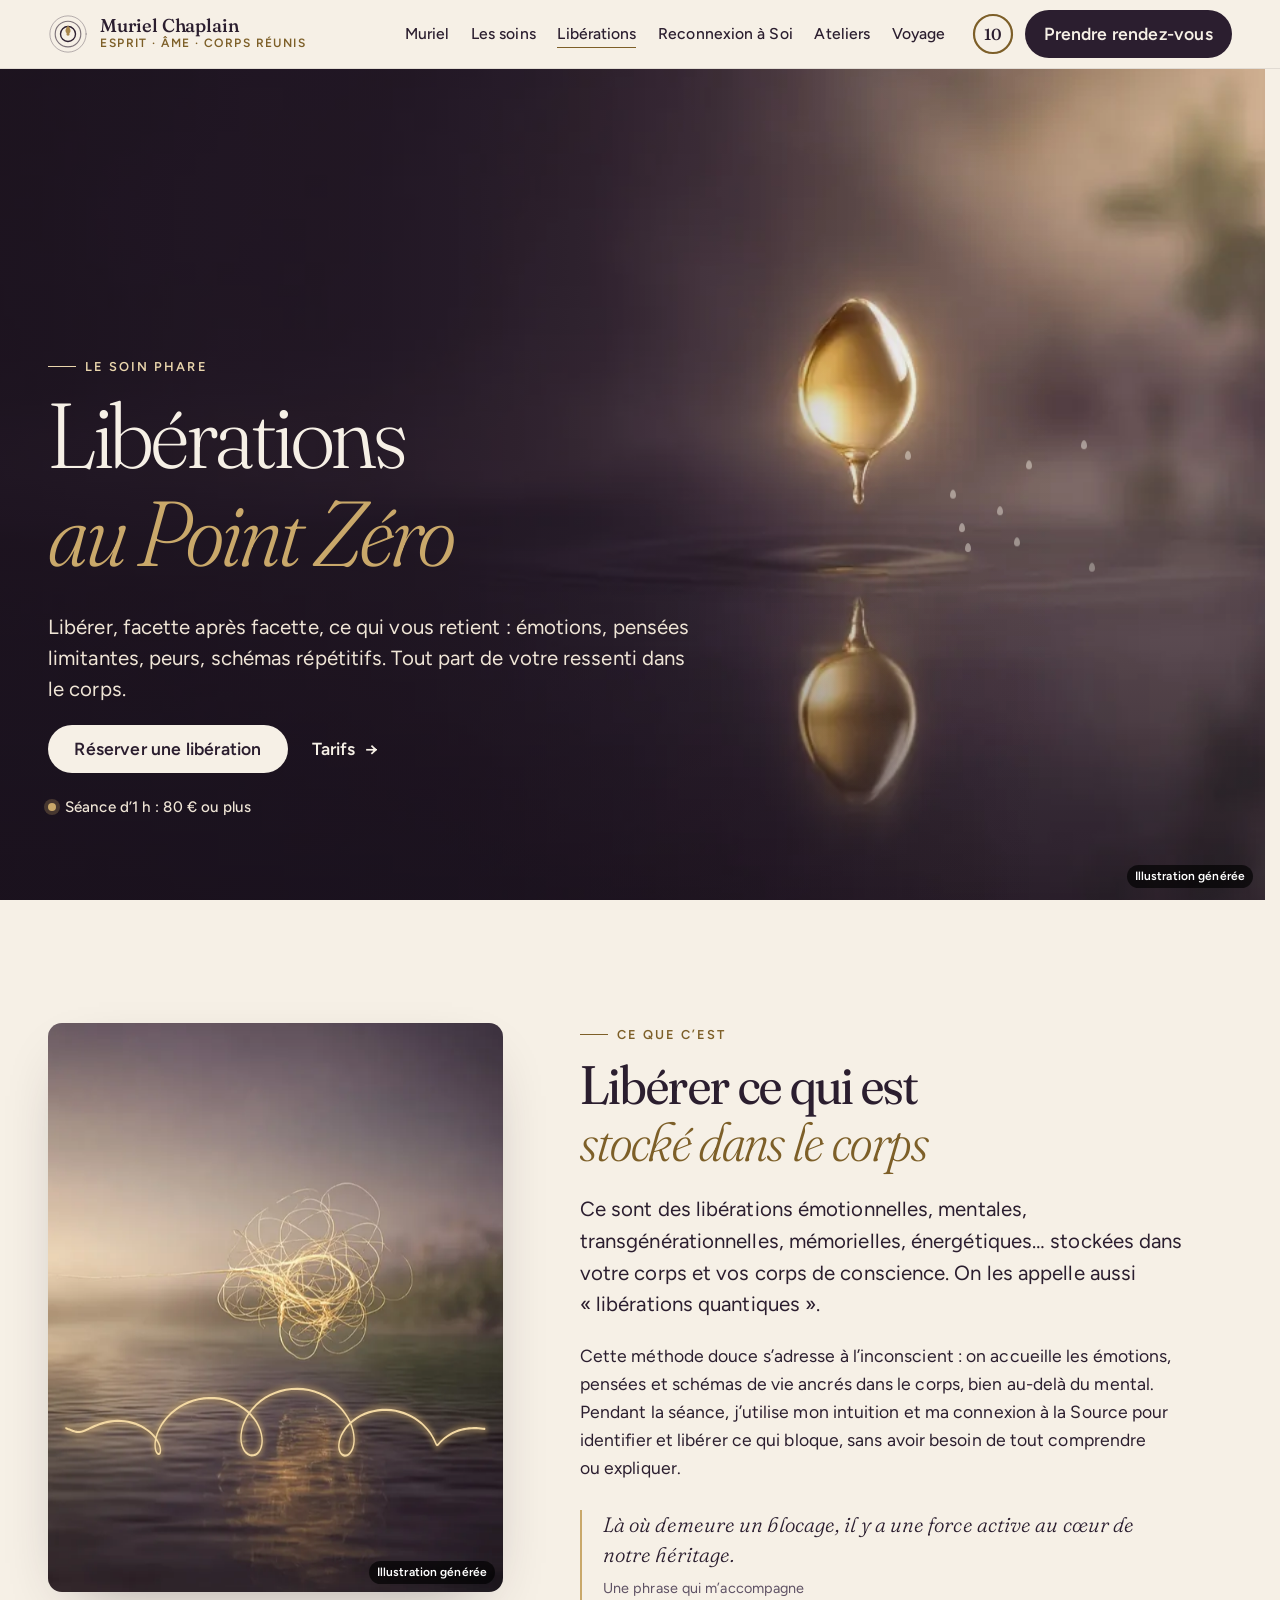
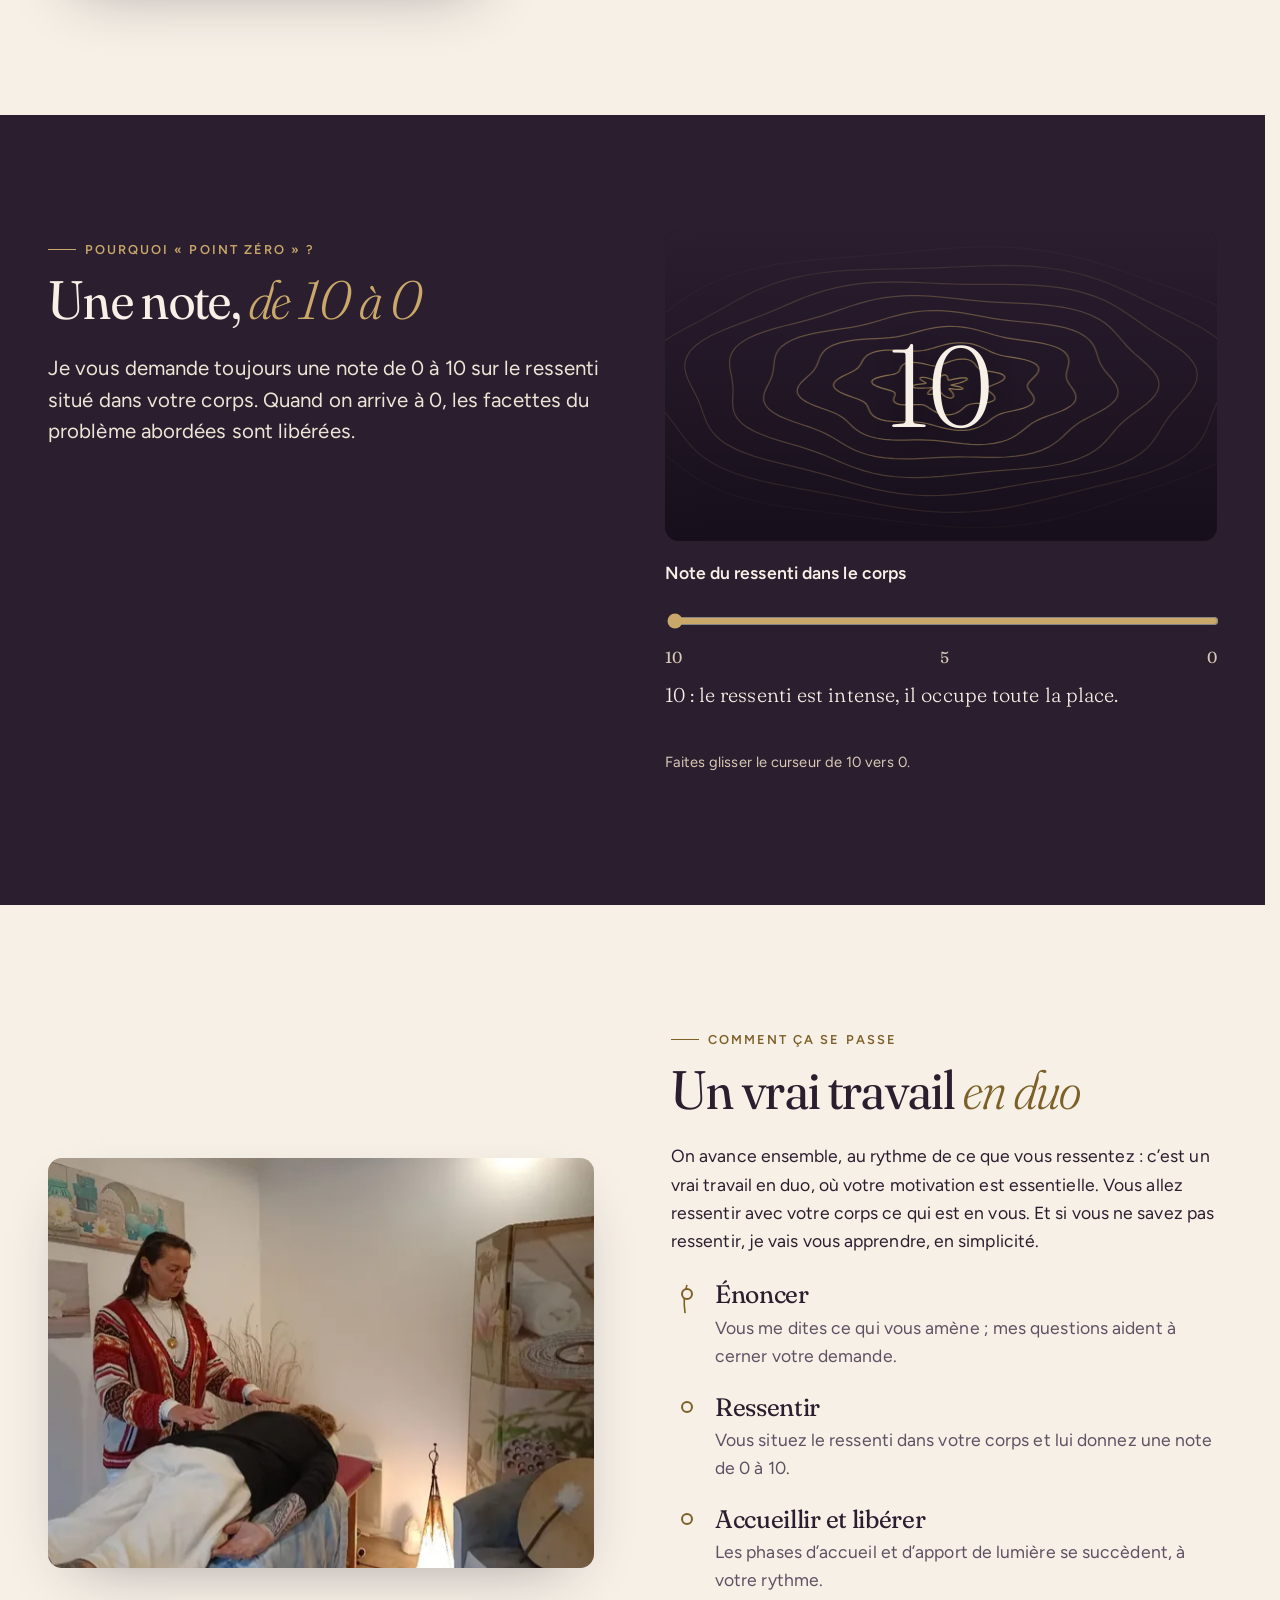
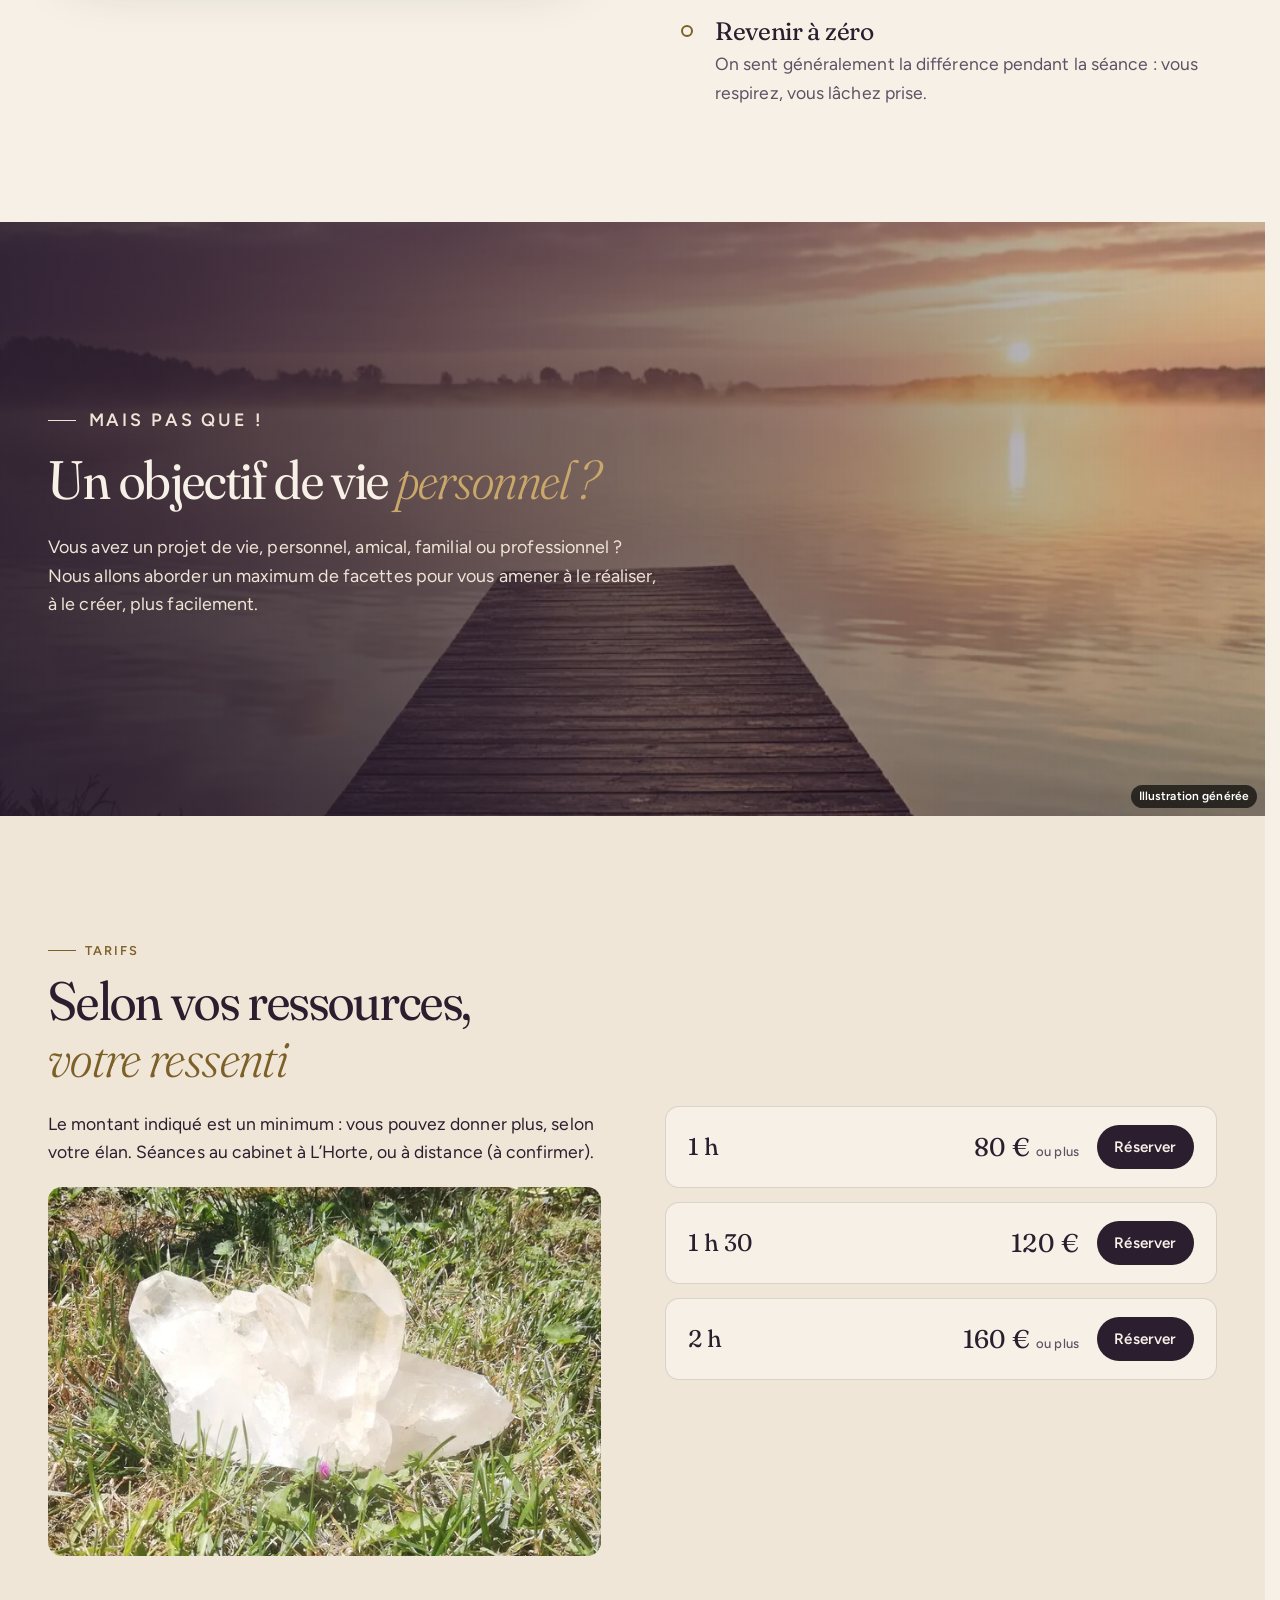
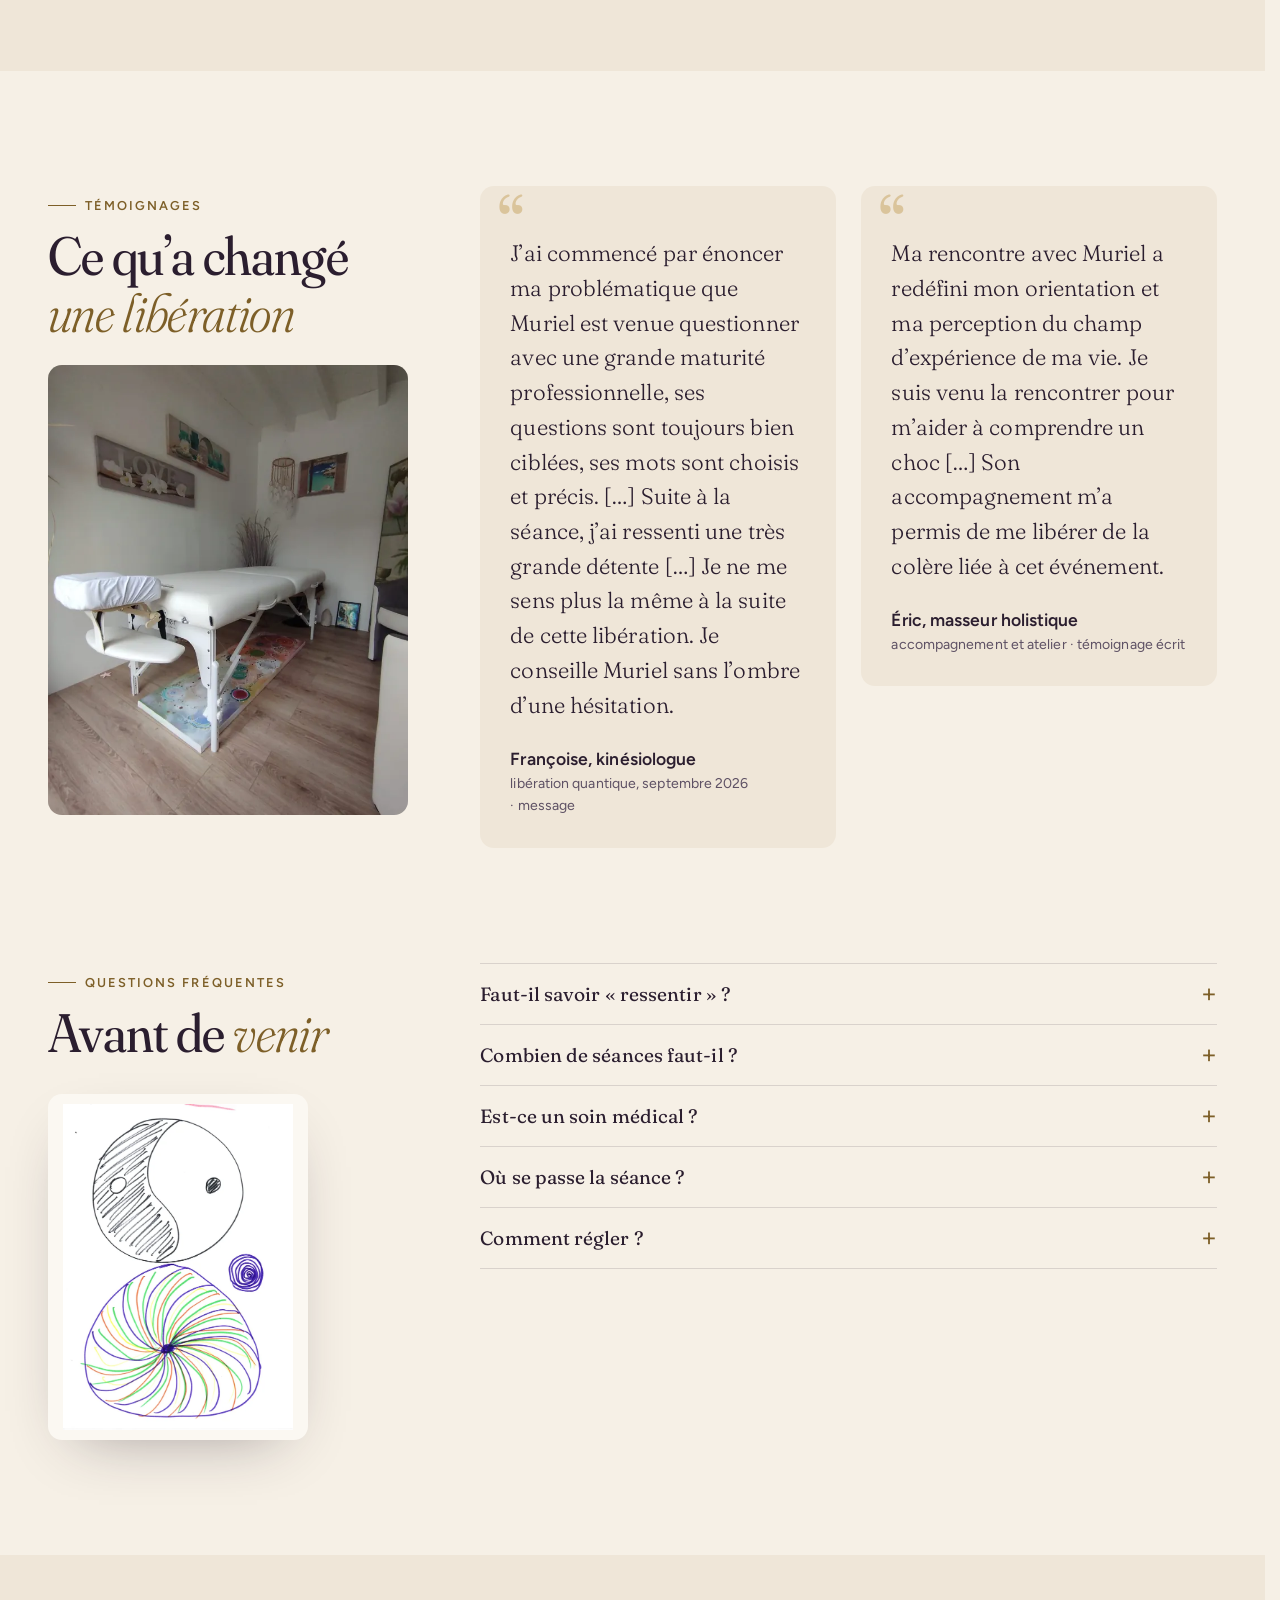
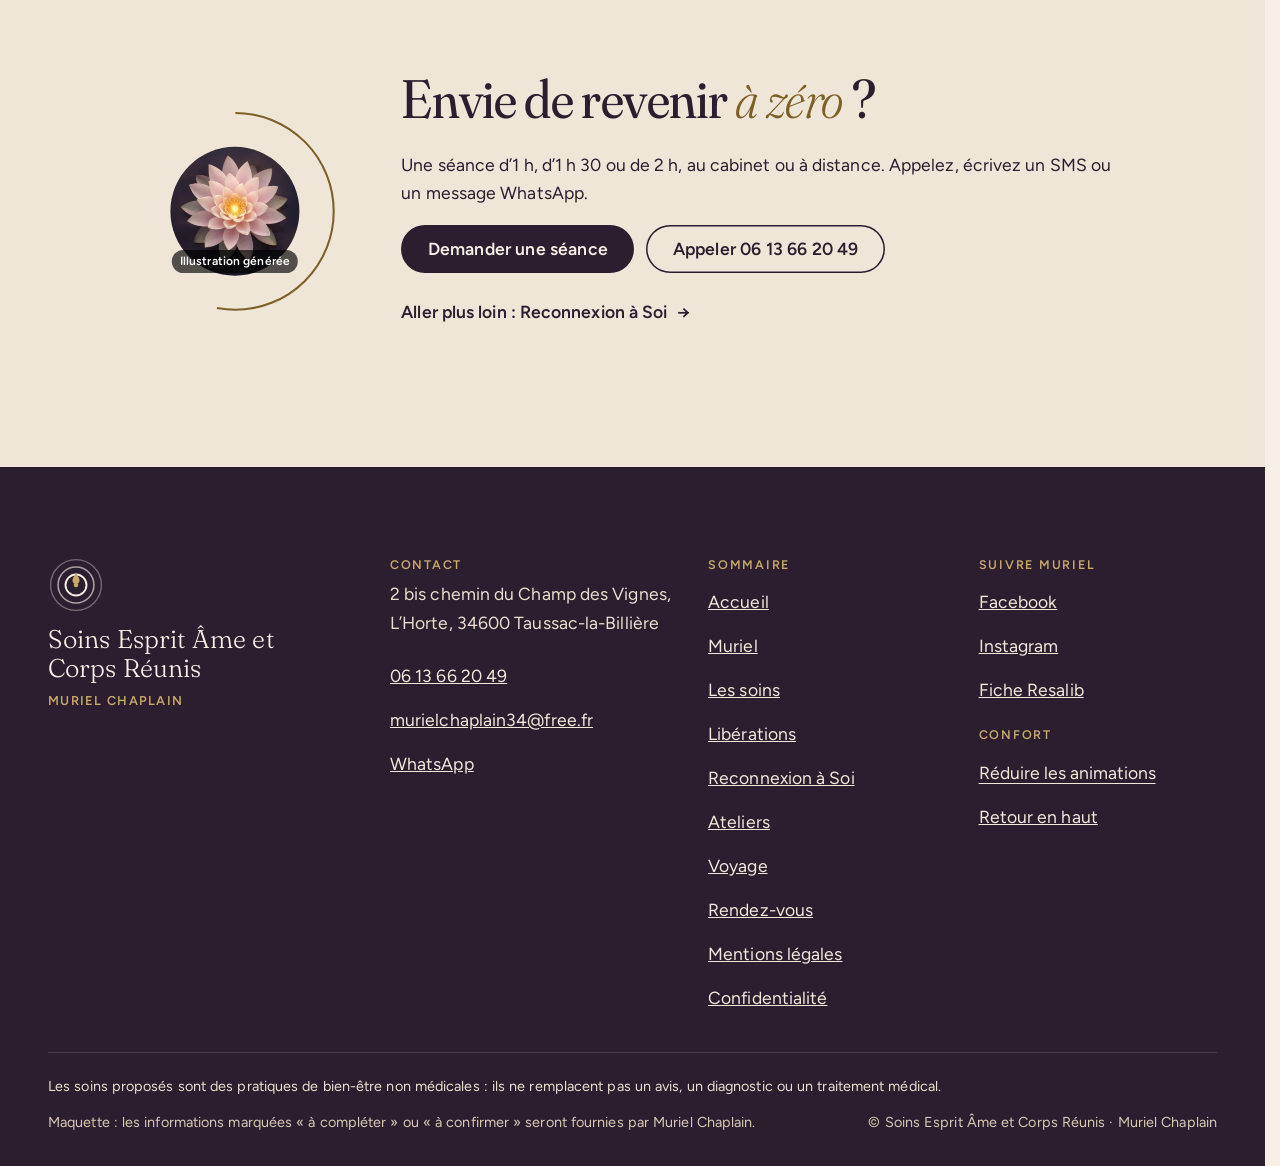
<file: liberations-point-zero.html>
<!doctype html>
<html lang="fr" data-v="1" data-gabarit="liberations" data-page="liberations" data-curseur>
<head>
<meta charset="utf-8">
<meta name="viewport" content="width=device-width, initial-scale=1, viewport-fit=cover">
<title>Libérations au Point Zéro : Muriel Chaplain, L’Horte (Hérault)</title>
<meta name="description" content="Libérer, facette après facette, émotions, pensées limitantes et schémas, depuis votre ressenti dans le corps. Séances de 1 h à 2 h avec Muriel Chaplain, dès 80 €.">
<meta name="robots" content="noindex, nofollow">
<link rel="canonical" href="https://muriel-chaplain-maquette.vercel.app/liberations-point-zero">
<style>:root{--fond:#f6f0e6;--texte:#2b1e2f;--voile-fond:#2b1e2f;--ouverture-fond:#2b1e2f;--menu-fond:#f6f0e6}:root { --entete-h: 72px; --barres-h: 0px; } html { background: var(--fond); color: var(--texte); scrollbar-gutter: stable; } body { margin: 0; background: var(--fond); } html.js:not(.calme):not(.secours):not([data-arrivee="retour"]) [data-anime] { opacity: 0; } html.js:not(.calme):not(.secours):not([data-arrivee="retour"]) [data-anime].vu { opacity: 1; } [data-voile] { position: fixed; inset: 0; z-index: 900; background: var(--voile-fond); transform: translateY(100%); visibility: hidden; pointer-events: none; } html[data-arrivee="voile"]:not(.voile-leve):not(.calme):not(.secours) [data-voile] { transform: none; visibility: visible; } html.calme [data-voile], html.secours [data-voile] { visibility: hidden !important; } .ouverture-panneau { position: fixed; inset: 0; z-index: 850; display: none; place-content: center; justify-items: center; background: var(--ouverture-fond, var(--voile-fond)); color: var(--fond); text-align: center; } html.js[data-arrivee="intro"]:not(.calme):not(.secours):not(.intro-finie) .ouverture-panneau { display: grid; } html.defilement-bloque, html.defilement-bloque body, html.js[data-arrivee="intro"]:not(.calme):not(.secours):not(.intro-finie), html.js[data-arrivee="intro"]:not(.calme):not(.secours):not(.intro-finie) body, html[data-arrivee="voile"]:not(.voile-leve):not(.calme):not(.secours), html[data-arrivee="voile"]:not(.voile-leve):not(.calme):not(.secours) body { overflow: hidden; } html.js[data-arrivee="intro"]:not(.calme):not(.secours):not(.intro-finie) { background-color: var(--ouverture-fond, var(--voile-fond)); } html[data-arrivee="voile"]:not(.voile-leve):not(.calme):not(.secours) { background-color: var(--voile-fond); }</style>
<script>(function () {
var d = document.documentElement, ss = null, ls = null;
try { ss = window.sessionStorage; ls = window.localStorage; } catch (e) {}
d.classList.add('js');
var calme = false;
try { calme = !!ls && ls.getItem('socle:calme') === 'oui'; } catch (e) {}
if (!calme && window.matchMedia && matchMedia('(prefers-reduced-motion: reduce)').matches) calme = true;
if (calme) d.classList.add('calme');
var nav = performance.getEntriesByType ? performance.getEntriesByType('navigation')[0] : null;
var type = nav ? nav.type : 'navigate';
var depart = null;
try { depart = JSON.parse(ss.getItem('socle:depart') || 'null'); ss.removeItem('socle:depart'); } catch (e) {}
if (depart && !(Date.now() - depart.t < 15000)) depart = null;
var retourSection = false;
try { retourSection = !!ss.getItem('socle:calme-retour'); } catch (e) {}
var mode = type === 'back_forward' || retourSection ? 'retour' : type === 'reload' ? 'intro' : depart ? 'voile' : 'intro';
d.setAttribute('data-arrivee', mode);
if (mode === 'voile' && depart.couleur) d.style.setProperty('--voile-fond', depart.couleur);
if (type === 'reload' && 'scrollRestoration' in history) {
if (!retourSection) history.scrollRestoration = 'manual';
}
try {
var choisie = ls && ls.getItem('socle:langue');
var langue = (d.lang || '').slice(0, 2);
if (choisie && choisie !== langue && type === 'navigate' && !depart) {
var alt = document.querySelector('link[rel="alternate"][hreflang="' + choisie + '"]');
if (alt) location.replace(new URL(alt.href).pathname + location.search + location.hash);
}
} catch (e) {}
setTimeout(function () { if (!d.classList.contains('demarre')) d.classList.add('secours'); }, 2000);
})();</script>
<link rel="preload" href="/assets/polices/fraunces.woff2" as="font" type="font/woff2" crossorigin>
<link rel="preload" href="/assets/polices/figtree.woff2" as="font" type="font/woff2" crossorigin>
<link rel="stylesheet" href="/assets/css/socle.css?v=1">
<link rel="stylesheet" href="/assets/css/site.css?v=1">
<link rel="modulepreload" href="/assets/js/site.js?v=1">
<link rel="modulepreload" href="/assets/js/socle/index.js?v=1">
<script src="/assets/vendor/gsap.min.js" defer></script>
<script src="/assets/vendor/ScrollTrigger.min.js" defer></script>
<script src="/assets/vendor/SplitText.min.js" defer></script>
<script type="module" src="/assets/js/site.js?v=1"></script>
<meta name="theme-color" content="#f6f0e6">
<link rel="icon" href="/assets/images/favicon.svg" type="image/svg+xml">
<link rel="apple-touch-icon" href="/assets/images/apple-touch-icon.png">
<meta property="og:type" content="website">
<meta property="og:site_name" content="Soins Esprit Âme et Corps Réunis">
<meta property="og:locale" content="fr_FR">
<meta property="og:title" content="Libérations au Point Zéro : Muriel Chaplain, L’Horte (Hérault)">
<meta property="og:description" content="Libérer, facette après facette, émotions, pensées limitantes et schémas, depuis votre ressenti dans le corps. Séances de 1 h à 2 h avec Muriel Chaplain, dès 80 €.">
<meta property="og:url" content="https://muriel-chaplain-maquette.vercel.app/liberations-point-zero">
<meta property="og:image" content="https://muriel-chaplain-maquette.vercel.app/assets/partage/liberations-fr.jpg">
<meta property="og:image:width" content="1200">
<meta property="og:image:height" content="630">
<meta property="og:image:alt" content="Libérations au Point Zéro : une goutte de lumière au-dessus d’une eau calme">
<meta name="twitter:card" content="summary_large_image">
<script type="application/ld+json">{"@context":"https://schema.org","@type":"HealthAndBeautyBusiness","name":"Soins Esprit Âme et Corps Réunis","description":"Libérations au Point Zéro, soins énergétiques, massages bien-être intuitifs, sonothérapie, accompagnements et enseignements avec Muriel Chaplain. Pratiques de bien-être non médicales.","url":"https://muriel-chaplain-maquette.vercel.app/","telephone":"+33613662049","email":"murielchaplain34@free.fr","founder":{"@type":"Person","name":"Muriel Chaplain"},"address":{"@type":"PostalAddress","streetAddress":"2 bis chemin du Champ des Vignes, L’Horte","postalCode":"34600","addressLocality":"Taussac-la-Billière","addressRegion":"Hérault","addressCountry":"FR"},"areaServed":"Lamalou-les-Bains et 30 minutes alentour","priceRange":"40 € – 160 € la séance","paymentAccepted":"Espèces, chèque, virement, PayPal","sameAs":["https://www.facebook.com/SoinEspritAmeetCorpsreunisTherapeuteBienEtre","https://www.instagram.com/soin.esprit.ame.corps.reunis/","https://www.resalib.fr/praticien/56468-muriel-chaplain-soin-esprit-ame-et-corps-reunis-energeticien-taussac-la-billiere"]}</script>
</head>
<body id="haut">
<div data-voile aria-hidden="true"><div class="voile-contenu"><span class="voile-goutte"></span><img src="/assets/images/logo-clair.svg" alt="" width="56" height="56"><span data-voile-libelle>Libérations au Point Zéro</span></div></div>
<div class="ouverture-panneau" data-ouverture aria-hidden="true">
  <svg class="intro-ondes" viewBox="-50 -50 100 100" preserveAspectRatio="xMidYMid meet" focusable="false">
    <circle class="intro-onde" r="12"></circle><circle class="intro-onde" r="24"></circle><circle class="intro-onde" r="38"></circle>
  </svg>
  <span class="intro-goutte"></span>
  <p class="intro-mots"><span class="intro-mot">Esprit</span><span class="intro-mot">Âme</span><span class="intro-mot">Corps</span></p>
  <p class="intro-reunis">Réunis</p>
  <p class="intro-bas"><span class="intro-cadran" data-intro-cadran>10</span><span class="intro-nom">Muriel Chaplain</span></p>
</div>
<a class="evitement" href="#contenu">Aller au contenu</a>
<header data-entete>
  <div class="entete-rangee">
    <a class="entete-logo" href="/" data-libelle="Accueil" aria-label="Soins Esprit Âme et Corps Réunis, accueil">
      <img src="/assets/images/logo.svg" alt="" width="40" height="40">
      <span class="logo-texte"><span class="logo-nom">Muriel Chaplain</span><span class="logo-sous">Esprit · Âme · Corps réunis</span></span>
    </a>
    <nav data-nav aria-label="Navigation principale">
      <ul><li><a href="/#muriel" data-libelle="Muriel">Muriel</a></li><li><a href="/#soins" data-libelle="Les soins">Les soins</a></li><li><a href="/liberations-point-zero" data-libelle="Libérations" aria-current="page">Libérations</a></li><li><a href="/reconnexion-a-soi" data-libelle="Reconnexion à Soi">Reconnexion à Soi</a></li><li><a href="/#ateliers" data-libelle="Ateliers">Ateliers</a></li><li><a href="/#voyage" data-libelle="Voyage">Voyage</a></li></ul>
    </nav>
    <div class="entete-actions">
      <span class="cadran " data-cadran aria-hidden="true" title="Point Zéro : de 10 à 0 au fil de la page">
  <svg viewBox="0 0 44 44" focusable="false"><circle class="cadran-fond" cx="22" cy="22" r="19"></circle><circle class="cadran-arc" cx="22" cy="22" r="19" pathLength="100"></circle></svg>
  <span class="cadran-chiffre" data-cadran-chiffre>10</span>
</span>
      <a class="bouton" href="/#rendez-vous" data-libelle="Rendez-vous">Prendre rendez-vous</a>
      <button type="button" data-menu-bouton aria-controls="menu" aria-expanded="false" data-libelle-ouvrir="Menu" data-libelle-fermer="Fermer"><span class="menu-icone" aria-hidden="true"><span></span><span></span></span><span data-libelle-bouton>Menu</span></button>
    </div>
  </div>
</header>
<div id="menu" data-menu role="dialog" aria-modal="true" aria-label="Menu">
  <div class="menu-grille">
    <ul class="menu-liste"><li style="--i:0"><a class="menu-lien" href="/" data-libelle="Accueil">Accueil</a></li><li style="--i:1"><a class="menu-lien" href="/#muriel" data-libelle="Muriel">Muriel</a></li><li style="--i:2"><a class="menu-lien" href="/#soins" data-libelle="Les soins">Les soins</a></li><li style="--i:3"><a class="menu-lien" href="/liberations-point-zero" data-libelle="Libérations" aria-current="page">Libérations</a></li><li style="--i:4"><a class="menu-lien" href="/reconnexion-a-soi" data-libelle="Reconnexion à Soi">Reconnexion à Soi</a></li><li style="--i:5"><a class="menu-lien" href="/#ateliers" data-libelle="Ateliers">Ateliers</a></li><li style="--i:6"><a class="menu-lien" href="/#voyage" data-libelle="Voyage">Voyage</a></li></ul>
    <div class="menu-contact">
      <p><a class="bouton" href="/#rendez-vous" data-libelle="Rendez-vous">Prendre rendez-vous</a></p>
      <p><a class="bouton bouton--contour" href="tel:+33613662049">Appeler 06 13 66 20 49</a></p>
      <p><a class="bouton bouton--contour" href="https://wa.me/33613662049" rel="noopener" target="_blank">Écrire sur WhatsApp<span class="visuellement-cache"> (s’ouvre dans un nouvel onglet)</span></a></p>
      <p><button type="button" class="lien" data-calme-bascule data-libelle-reduire="Réduire les animations" data-libelle-retablir="Rétablir les animations" data-libelle-systeme="Animations réduites par le réglage de votre appareil"><span data-libelle-bouton>Réduire les animations</span></button></p>
    </div>
  </div>
</div>
<main id="contenu" tabindex="-1">
<section class="hero hero--page hero--sombre" id="debut">
  <div class="hero-fond">
    <figure class="media hero-media" data-grok style="--cadrage:66% 50%;--cadrage-mobile:50% 62%">
  <picture><source media="(max-width: 760px) and (orientation: portrait)" srcset="/assets/images/grok/liberations-ouverture-mobile-640.webp 640w" sizes="100vw">
    <img src="/assets/images/grok/liberations-ouverture-1168.webp" srcset="/assets/images/grok/liberations-ouverture-640.webp 640w, /assets/images/grok/liberations-ouverture-1168.webp 1168w" sizes="100vw" alt="Une goutte de lumière dorée suspendue au-dessus d’une eau sombre et immobile" width="1168" height="657" fetchpriority="high" loading="eager" decoding="async">
  </picture><figcaption class="mention-ia">Illustration générée</figcaption>
</figure>
    <div class="hero-voile" aria-hidden="true"></div>
    <span class="dix" data-dix aria-hidden="true" data-audit-ignorer>10</span>
  </div>
  <div class="hero-texte conteneur">
    <p class="surtitre hero-surtitre" data-anime="gsap">Le soin phare</p>
    <h1 class="hero-titre"><span class="ligne-masque"><span class="hero-ligne" data-anime="gsap">Libérations</span></span><span class="ligne-masque"><span class="hero-ligne" data-anime="gsap"><em>au Point Zéro</em></span></span></h1>
    <p class="hero-intro" data-anime="gsap">Libérer, facette après facette, ce qui vous retient : émotions, pensées limitantes, peurs, schémas répétitifs. Tout part de votre ressenti dans le corps.</p>
    <p class="hero-actions" data-anime="gsap">
      <a class="bouton bouton--clair" href="/?sujet=liberations#rendez-vous" data-action-principale data-libelle="Rendez-vous">Réserver une libération</a>
      <a class="lien-fleche lien-fleche--clair" href="#tarifs">Tarifs</a>
    </p>
    <p class="hero-info" data-info-cle data-anime="gsap">Séance d’1 h : 80 € ou plus</p>
  </div>
</section>
<section class="principe" id="principe">
  <div class="conteneur principe-grille">
    <div class="principe-visuel">
      <figure class="media principe-media" data-grok style="--cadrage:50% 45%">
  <picture>
    <img src="/assets/images/grok/fil-lumiere-784.webp" srcset="/assets/images/grok/fil-lumiere-640.webp 640w, /assets/images/grok/fil-lumiere-784.webp 784w" sizes="(max-width: 760px) 92vw, 40vw" alt="Un fil de lumière dorée, emmêlé, flotte au-dessus d’une eau calme" width="784" height="1168" loading="lazy" decoding="async">
  </picture><figcaption class="mention-ia">Illustration générée</figcaption>
</figure>
      <svg class="fil" viewBox="0 0 600 160" preserveAspectRatio="none" aria-hidden="true" focusable="false" data-audit-ignorer><path class="fil-halo" data-fil></path><path class="fil-trait" data-fil></path></svg>
    </div>
    <div class="principe-texte">
      <p class="surtitre" data-anime>Ce que c’est</p>
      <h2 data-anime>Libérer ce qui est <em>stocké dans le corps</em></h2>
      <p class="chapeau" data-anime>Ce sont des libérations émotionnelles, mentales, transgénérationnelles, mémorielles, énergétiques… stockées dans votre corps et vos corps de conscience. On les appelle aussi « libérations quantiques ».</p>
      <p data-anime>Cette méthode douce s’adresse à l’inconscient : on accueille les émotions, pensées et schémas de vie ancrés dans le corps, bien au-delà du mental. Pendant la séance, j’utilise mon intuition et ma connexion à la Source pour identifier et libérer ce qui bloque, sans avoir besoin de tout comprendre ou expliquer.</p>
      <blockquote class="citation" data-anime><p>Là où demeure un blocage, il y a une force active au cœur de notre héritage.</p><footer>Une phrase qui m’accompagne</footer></blockquote>
    </div>
  </div>
</section>
<section class="echelle" id="echelle">
  <div class="conteneur echelle-grille">
    <div class="echelle-texte">
      <p class="surtitre surtitre--clair" data-anime>Pourquoi « Point Zéro » ?</p>
      <h2 data-anime>Une note, <em>de 10 à 0</em></h2>
      <p class="chapeau" data-anime>Je vous demande toujours une note de 0 à 10 sur le ressenti situé dans votre corps. Quand on arrive à 0, les facettes du problème abordées sont libérées.</p>
    </div>
    <div class="echelle-outil" data-echelle data-anime
      data-n10="10 : le ressenti est intense, il occupe toute la place." data-n7="Le ressenti est encore bien présent, il commence à bouger." data-n4="Le ressenti s’allège, l’espace revient." data-n1="Presque plus rien : on y est presque." data-n0="0 : Point Zéro. La facette travaillée est libérée, l’eau est calme.">
      <div class="echelle-eau" data-visuel>
        <canvas class="echelle-canvas" width="640" height="360" data-echelle-canvas aria-hidden="true"></canvas>
        <output class="echelle-chiffre" for="f-echelle" data-echelle-chiffre>10</output>
      </div>
      <label class="echelle-label" for="f-echelle">Note du ressenti dans le corps</label>
      <input class="echelle-curseur" id="f-echelle" type="range" min="0" max="10" step="1" value="10" aria-valuetext="10 : le ressenti est intense, il occupe toute la place.">
      <p class="echelle-graduations" aria-hidden="true"><span>10</span><span>5</span><span>0</span></p>
      <p class="echelle-etat" data-echelle-etat aria-live="polite">10 : le ressenti est intense, il occupe toute la place.</p>
      <p class="aide">Faites glisser le curseur de 10 vers 0.</p>
    </div>
  </div>
</section>
<section class="deroule" id="deroule">
  <div class="conteneur deroule-grille">
    <figure class="media deroule-media" style="--cadrage:32% 45%">
  <picture>
    <img src="/assets/images/seance-soin-1024.webp" srcset="/assets/images/seance-soin-640.webp 640w, /assets/images/seance-soin-1024.webp 1024w" sizes="(max-width: 760px) 92vw, 44vw" alt="Muriel Chaplain pose les mains au-dessus d’une personne allongée sur la table de soin" width="1024" height="768" loading="lazy" decoding="async">
  </picture>
</figure>
    <div class="deroule-texte">
      <p class="surtitre" data-anime>Comment ça se passe</p>
      <h2 data-anime>Un vrai travail <em>en duo</em></h2>
      <p data-anime>On avance ensemble, au rythme de ce que vous ressentez : c’est un vrai travail en duo, où votre motivation est essentielle. Vous allez ressentir avec votre corps ce qui est en vous. Et si vous ne savez pas ressentir, je vais vous apprendre, en simplicité.</p>
      <div class="onde-cadre" data-onde-etapes>
        <svg class="onde-ligne" viewBox="0 0 20 400" preserveAspectRatio="none" aria-hidden="true" focusable="false" data-audit-ignorer><path data-onde d="M10 0 C 0 25, 20 50, 10 75 S 0 125, 10 150 S 20 200, 10 225 S 0 275, 10 300 S 10 350, 10 400" pathLength="100"></path></svg>
        <ol class="onde-etapes">
        <li class="onde-etape" data-anime><h3>Énoncer</h3><p>Vous me dites ce qui vous amène ; mes questions aident à cerner votre demande.</p></li><li class="onde-etape" data-anime><h3>Ressentir</h3><p>Vous situez le ressenti dans votre corps et lui donnez une note de 0 à 10.</p></li><li class="onde-etape" data-anime><h3>Accueillir et libérer</h3><p>Les phases d’accueil et d’apport de lumière se succèdent, à votre rythme.</p></li><li class="onde-etape" data-anime><h3>Revenir à zéro</h3><p>On sent généralement la différence pendant la séance : vous respirez, vous lâchez prise.</p></li>
      </ol>
      </div>
    </div>
  </div>
</section>
<section class="objectif" id="objectif">
  <figure class="media objectif-media" data-grok style="--cadrage:50% 62%">
  <picture>
    <img src="/assets/images/grok/chemin-horizon-1168.webp" srcset="/assets/images/grok/chemin-horizon-640.webp 640w, /assets/images/grok/chemin-horizon-1168.webp 1168w" sizes="100vw" alt="Un ponton de bois s’avance dans un lac calme vers le soleil levant" width="1168" height="657" loading="lazy" decoding="async">
  </picture><figcaption class="mention-ia">Illustration générée</figcaption>
</figure>
  <div class="conteneur objectif-texte">
    <p class="surtitre surtitre--clair" data-anime>Mais pas que !</p>
    <h2 data-anime>Un objectif de vie <span class="mots" data-mots aria-hidden="true"><span class="mot actif">personnel&#160;?</span><span class="mot">amical&#160;?</span><span class="mot">familial&#160;?</span><span class="mot">professionnel&#160;?</span></span></h2>
    <p data-anime>Vous avez un projet de vie, personnel, amical, familial ou professionnel ? Nous allons aborder un maximum de facettes pour vous amener à le réaliser, à le créer, plus facilement.</p>
  </div>
</section>
<section class="tarifs-page" id="tarifs">
  <div class="conteneur tarifs-grille">
    <div>
      <p class="surtitre" data-anime>Tarifs</p>
      <h2 data-anime>Selon vos ressources, <em>votre ressenti</em></h2>
      <p data-anime>Le montant indiqué est un minimum : vous pouvez donner plus, selon votre élan. Séances au cabinet à L’Horte, ou à distance (à confirmer).</p>
      <figure class="media tarifs-media" style="--cadrage:42% 55%">
  <picture>
    <img src="/assets/images/quartz-herbe-1280.webp" srcset="/assets/images/quartz-herbe-640.webp 640w, /assets/images/quartz-herbe-1280.webp 1280w" sizes="(max-width: 760px) 92vw, 40vw" alt="Un bloc de cristal de roche posé dans l’herbe, au soleil" width="1280" height="918" loading="lazy" decoding="async">
  </picture>
</figure>
    </div>
    <ul class="formules-cartes"><li class="formule-carte" data-anime style="--i:1">
      <p class="formule-duree">1 h</p>
      <p class="formule-prix" data-prix>80 € <small>ou plus</small></p>
      <p><a class="bouton bouton--petit" href="/?sujet=liberations&amp;duree=1h#rendez-vous" data-libelle="Rendez-vous">Réserver</a></p>
    </li><li class="formule-carte" data-anime style="--i:2">
      <p class="formule-duree">1 h 30</p>
      <p class="formule-prix" data-prix>120 €</p>
      <p><a class="bouton bouton--petit" href="/?sujet=liberations&amp;duree=1h30#rendez-vous" data-libelle="Rendez-vous">Réserver</a></p>
    </li><li class="formule-carte" data-anime style="--i:3">
      <p class="formule-duree">2 h</p>
      <p class="formule-prix" data-prix>160 € <small>ou plus</small></p>
      <p><a class="bouton bouton--petit" href="/?sujet=liberations&amp;duree=2h#rendez-vous" data-libelle="Rendez-vous">Réserver</a></p>
    </li></ul>
  </div>
</section>
<section class="temoignages temoignages--page" id="temoignages">
  <div class="conteneur temoignages-grille">
    <div class="temoignages-tete">
      <p class="surtitre" data-anime>Témoignages</p>
      <h2 data-anime>Ce qu’a changé <em>une libération</em></h2>
      <figure class="media temoignages-media" style="--cadrage:50% 60%">
  <picture>
    <img src="/assets/images/cabinet-table-portrait-1200.webp" srcset="/assets/images/cabinet-table-portrait-640.webp 640w, /assets/images/cabinet-table-portrait-1200.webp 1200w" sizes="(max-width: 760px) 92vw, 30vw" alt="La table de soin du cabinet, à la lumière du jour" width="1200" height="1600" loading="lazy" decoding="async">
  </picture>
</figure>
    </div>
    <ul class="avis"><li class="avis-carte avis-carte--grande" data-anime>
      <blockquote><p>J’ai commencé par énoncer ma problématique que Muriel est venue questionner avec une grande maturité professionnelle, ses questions sont toujours bien ciblées, ses mots sont choisis et précis. […] Suite à la séance, j’ai ressenti une très grande détente […] Je ne me sens plus la même à la suite de cette libération. Je conseille Muriel sans l’ombre d’une hésitation.</p></blockquote>
      <p class="avis-nom">Françoise, kinésiologue<span>libération quantique, septembre 2026 · message</span></p>
    </li><li class="avis-carte avis-carte--grande" data-anime>
      <blockquote><p>Ma rencontre avec Muriel a redéfini mon orientation et ma perception du champ d’expérience de ma vie. Je suis venu la rencontrer pour m’aider à comprendre un choc […] Son accompagnement m’a permis de me libérer de la colère liée à cet événement.</p></blockquote>
      <p class="avis-nom">Éric, masseur holistique<span>accompagnement et atelier · témoignage écrit</span></p>
    </li></ul>
  </div>
</section>
<section class="faq" id="faq">
  <div class="conteneur faq-grille">
    <div>
      <p class="surtitre" data-anime>Questions fréquentes</p>
      <h2 data-anime>Avant de <em>venir</em></h2>
      <figure class="media faq-dessin" style="--cadrage:50% 50%">
  <picture>
    <img src="/assets/images/dessin-spirales-1280.webp" srcset="/assets/images/dessin-spirales-640.webp 640w, /assets/images/dessin-spirales-1280.webp 1280w, /assets/images/dessin-spirales-1920.webp 1920w" sizes="(max-width: 760px) 60vw, 22vw" alt="Dessin de Muriel Chaplain : un yin et yang au-dessus d’une spirale aux couleurs vives" width="1280" height="1809" loading="lazy" decoding="async">
  </picture>
</figure>
    </div>
    <div class="faq-liste"><details class="faq-item" data-anime><summary>Faut-il savoir « ressentir » ?</summary><div class="faq-reponse"><p>Non. Vous allez ressentir avec votre corps ce qui est en vous, et si vous ne savez pas ressentir, je vous l’apprends, en simplicité.</p></div></details><details class="faq-item" data-anime><summary>Combien de séances faut-il ?</summary><div class="faq-reponse"><p>C’est généralement assez rapide, et l’on sent la différence pendant la séance. Pour un travail de fond, l’accompagnement Reconnexion à Soi propose un rythme sur 1 à 9 mois.</p></div></details><details class="faq-item" data-anime><summary>Est-ce un soin médical ?</summary><div class="faq-reponse"><p>Non. C’est une pratique de bien-être non médicale : elle ne remplace pas un avis, un diagnostic ou un traitement médical. Si vous suivez un traitement, poursuivez-le.</p></div></details><details class="faq-item" data-anime><summary>Où se passe la séance ?</summary><div class="faq-reponse"><p>Au cabinet, à L’Horte, à 5 min de Lamalou-les-Bains. À distance par téléphone ou visio : à confirmer avec Muriel.</p></div></details><details class="faq-item" data-anime><summary>Comment régler ?</summary><div class="faq-reponse"><p>Espèces, chèque, virement ou PayPal. Les tarifs sont « selon vos ressources » : le montant indiqué est un minimum.</p></div></details></div>
  </div>
</section>
<section class="fin-page" id="fin">
  <div class="conteneur fin-grille">
    <div class="lotus lotus--petit" data-lotus aria-hidden="true">
      <figure class="media lotus-media" data-grok style="--cadrage:50% 50%">
  <picture>
    <img src="/assets/images/grok/lotus-ouvert-784.webp" srcset="/assets/images/grok/lotus-ouvert-640.webp 640w, /assets/images/grok/lotus-ouvert-784.webp 784w" sizes="180px" alt="" width="784" height="784" loading="lazy" decoding="async">
  </picture><figcaption class="mention-ia">Illustration générée</figcaption>
</figure>
      <svg class="lotus-trait" viewBox="0 0 100 100" focusable="false" data-audit-ignorer><circle cx="50" cy="50" r="48" pathLength="100"></circle></svg>
    </div>
    <div>
      <h2 data-anime>Envie de revenir <em>à zéro</em> ?</h2>
      <p data-anime>Une séance d’1 h, d’1 h 30 ou de 2 h, au cabinet ou à distance. Appelez, écrivez un SMS ou un message WhatsApp.</p>
      <p class="fin-actions" data-anime>
        <a class="bouton" href="/?sujet=liberations#rendez-vous" data-libelle="Rendez-vous">Demander une séance</a>
        <a class="bouton bouton--contour" href="tel:+33613662049">Appeler 06 13 66 20 49</a>
      </p>
      <p data-anime><a class="lien-fleche" href="/reconnexion-a-soi" data-libelle="Reconnexion à Soi">Aller plus loin : Reconnexion à Soi</a></p>
    </div>
  </div>
</section>
</main>
<footer class="pied" id="pied">
  <div class="conteneur pied-grille">
    <div class="pied-identite">
      <img src="/assets/images/logo-clair.svg" alt="" width="56" height="56">
      <p class="pied-nom">Soins Esprit Âme et Corps Réunis</p>
      <p class="pied-sous">Muriel Chaplain</p>
    </div>
    <div>
      <p class="pied-titre">Contact</p>
      <p>2 bis chemin du Champ des Vignes, L’Horte, 34600 Taussac-la-Billière</p>
      <ul>
        <li><a href="tel:+33613662049">06 13 66 20 49</a></li>
        <li><a href="mailto:murielchaplain34@free.fr">murielchaplain34@free.fr</a></li>
        <li><a href="https://wa.me/33613662049" rel="noopener" target="_blank">WhatsApp<span class="visuellement-cache"> (s’ouvre dans un nouvel onglet)</span></a></li>
      </ul>
    </div>
    <nav aria-label="Sommaire">
      <p class="pied-titre">Sommaire</p>
      <ul>
        <li><a href="/" data-libelle="Accueil">Accueil</a></li>
        <li><a href="/#muriel" data-libelle="Muriel">Muriel</a></li><li><a href="/#soins" data-libelle="Les soins">Les soins</a></li><li><a href="/liberations-point-zero" data-libelle="Libérations">Libérations</a></li><li><a href="/reconnexion-a-soi" data-libelle="Reconnexion à Soi">Reconnexion à Soi</a></li><li><a href="/#ateliers" data-libelle="Ateliers">Ateliers</a></li><li><a href="/#voyage" data-libelle="Voyage">Voyage</a></li>
        <li><a href="/#rendez-vous" data-libelle="Rendez-vous">Rendez-vous</a></li>
        <li><a href="/mentions-legales" data-libelle="Mentions légales">Mentions légales</a></li>
        <li><a href="/mentions-legales#confidentialite" data-libelle="Mentions légales">Confidentialité</a></li>
      </ul>
    </nav>
    <div>
      <p class="pied-titre">Suivre Muriel</p>
      <ul>
        <li><a href="https://www.facebook.com/SoinEspritAmeetCorpsreunisTherapeuteBienEtre" rel="noopener" target="_blank">Facebook<span class="visuellement-cache"> (s’ouvre dans un nouvel onglet)</span></a></li>
        <li><a href="https://www.instagram.com/soin.esprit.ame.corps.reunis/" rel="noopener" target="_blank">Instagram<span class="visuellement-cache"> (s’ouvre dans un nouvel onglet)</span></a></li>
        <li><a href="https://www.resalib.fr/praticien/56468-muriel-chaplain-soin-esprit-ame-et-corps-reunis-energeticien-taussac-la-billiere" rel="noopener" target="_blank">Fiche Resalib<span class="visuellement-cache"> (s’ouvre dans un nouvel onglet)</span></a></li>
      </ul>
      <p class="pied-titre">Confort</p>
      <ul>
        <li><button type="button" class="lien" data-calme-bascule data-libelle-reduire="Réduire les animations" data-libelle-retablir="Rétablir les animations" data-libelle-systeme="Animations réduites par le réglage de votre appareil"><span data-libelle-bouton>Réduire les animations</span></button></li>
        <li><a href="#haut" data-sans-transition>Retour en haut</a></li>
      </ul>
    </div>
  </div>
  <div class="conteneur pied-bas">
    <p class="pied-medical">Les soins proposés sont des pratiques de bien‑être non médicales : ils ne remplacent pas un avis, un diagnostic ou un traitement médical.</p>
    <p>Maquette : les informations marquées « à compléter » ou « à confirmer » seront fournies par Muriel Chaplain.</p>
    <p>© Soins Esprit Âme et Corps Réunis · Muriel Chaplain</p>
  </div>
</footer>
<div data-barre-fixe>
  <a class="bouton bouton--contour" href="tel:+33613662049">Appeler</a>
  <a class="bouton bouton--contour" href="https://wa.me/33613662049" rel="noopener" target="_blank">WhatsApp<span class="visuellement-cache"> (s’ouvre dans un nouvel onglet)</span></a>
  <a class="bouton" href="/#rendez-vous" data-libelle="Rendez-vous">Rendez-vous</a>
</div>
<div class="son-pastille" data-son-pastille role="status" aria-live="polite" hidden data-superpose data-fini="Le son est arrêté.">
  <span class="son-ondes" aria-hidden="true"><span></span><span></span><span></span></span>
  <span data-son-texte>Un bol chantant résonne</span>
  <button type="button" class="son-arreter" data-son-arreter>Arrêter</button>
</div>
</body>
</html>
</file>
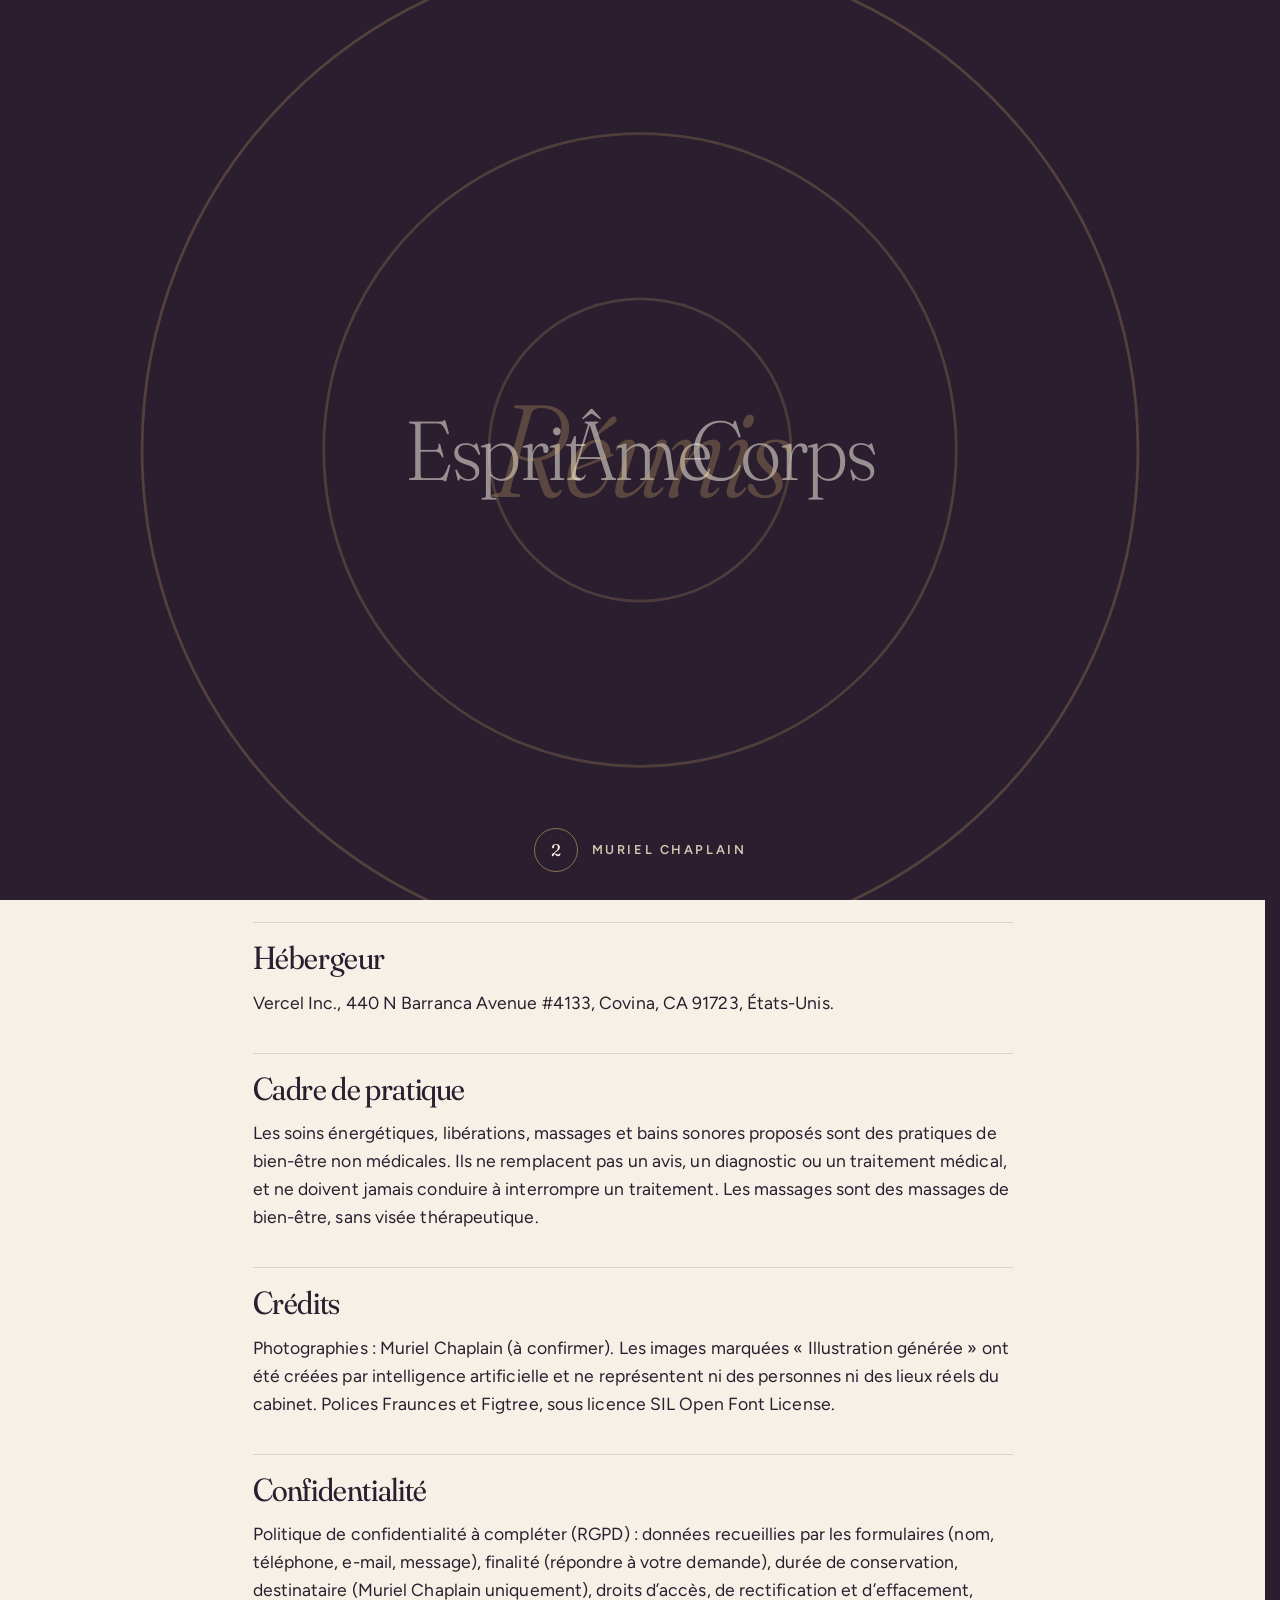
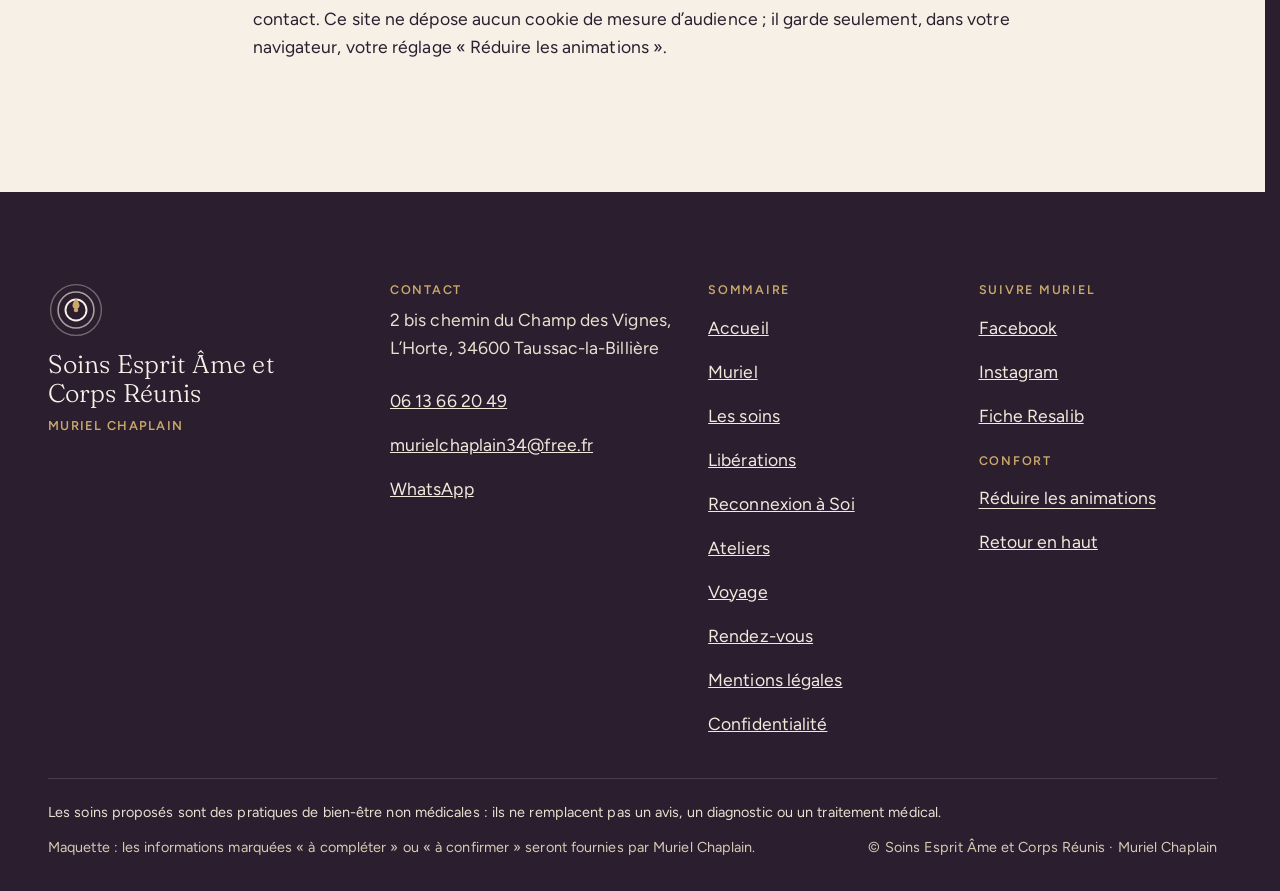
<file: mentions-legales.html>
<!doctype html>
<html lang="fr" data-v="1" data-gabarit="mentions-legales" data-page="mentions-legales" data-curseur>
<head>
<meta charset="utf-8">
<meta name="viewport" content="width=device-width, initial-scale=1, viewport-fit=cover">
<title>Mentions légales et confidentialité : Soins Esprit Âme et Corps Réunis</title>
<meta name="description" content="Éditeur, hébergeur, cadre de pratique, crédits et confidentialité du site de Muriel Chaplain.">
<meta name="robots" content="noindex, nofollow">
<link rel="canonical" href="https://muriel-chaplain-maquette.vercel.app/mentions-legales">
<style>:root{--fond:#f6f0e6;--texte:#2b1e2f;--voile-fond:#2b1e2f;--ouverture-fond:#2b1e2f;--menu-fond:#f6f0e6}:root { --entete-h: 72px; --barres-h: 0px; } html { background: var(--fond); color: var(--texte); scrollbar-gutter: stable; } body { margin: 0; background: var(--fond); } html.js:not(.calme):not(.secours):not([data-arrivee="retour"]) [data-anime] { opacity: 0; } html.js:not(.calme):not(.secours):not([data-arrivee="retour"]) [data-anime].vu { opacity: 1; } [data-voile] { position: fixed; inset: 0; z-index: 900; background: var(--voile-fond); transform: translateY(100%); visibility: hidden; pointer-events: none; } html[data-arrivee="voile"]:not(.voile-leve):not(.calme):not(.secours) [data-voile] { transform: none; visibility: visible; } html.calme [data-voile], html.secours [data-voile] { visibility: hidden !important; } .ouverture-panneau { position: fixed; inset: 0; z-index: 850; display: none; place-content: center; justify-items: center; background: var(--ouverture-fond, var(--voile-fond)); color: var(--fond); text-align: center; } html.js[data-arrivee="intro"]:not(.calme):not(.secours):not(.intro-finie) .ouverture-panneau { display: grid; } html.defilement-bloque, html.defilement-bloque body, html.js[data-arrivee="intro"]:not(.calme):not(.secours):not(.intro-finie), html.js[data-arrivee="intro"]:not(.calme):not(.secours):not(.intro-finie) body, html[data-arrivee="voile"]:not(.voile-leve):not(.calme):not(.secours), html[data-arrivee="voile"]:not(.voile-leve):not(.calme):not(.secours) body { overflow: hidden; } html.js[data-arrivee="intro"]:not(.calme):not(.secours):not(.intro-finie) { background-color: var(--ouverture-fond, var(--voile-fond)); } html[data-arrivee="voile"]:not(.voile-leve):not(.calme):not(.secours) { background-color: var(--voile-fond); }</style>
<script>(function () {
var d = document.documentElement, ss = null, ls = null;
try { ss = window.sessionStorage; ls = window.localStorage; } catch (e) {}
d.classList.add('js');
var calme = false;
try { calme = !!ls && ls.getItem('socle:calme') === 'oui'; } catch (e) {}
if (!calme && window.matchMedia && matchMedia('(prefers-reduced-motion: reduce)').matches) calme = true;
if (calme) d.classList.add('calme');
var nav = performance.getEntriesByType ? performance.getEntriesByType('navigation')[0] : null;
var type = nav ? nav.type : 'navigate';
var depart = null;
try { depart = JSON.parse(ss.getItem('socle:depart') || 'null'); ss.removeItem('socle:depart'); } catch (e) {}
if (depart && !(Date.now() - depart.t < 15000)) depart = null;
var retourSection = false;
try { retourSection = !!ss.getItem('socle:calme-retour'); } catch (e) {}
var mode = type === 'back_forward' || retourSection ? 'retour' : type === 'reload' ? 'intro' : depart ? 'voile' : 'intro';
d.setAttribute('data-arrivee', mode);
if (mode === 'voile' && depart.couleur) d.style.setProperty('--voile-fond', depart.couleur);
if (type === 'reload' && 'scrollRestoration' in history) {
if (!retourSection) history.scrollRestoration = 'manual';
}
try {
var choisie = ls && ls.getItem('socle:langue');
var langue = (d.lang || '').slice(0, 2);
if (choisie && choisie !== langue && type === 'navigate' && !depart) {
var alt = document.querySelector('link[rel="alternate"][hreflang="' + choisie + '"]');
if (alt) location.replace(new URL(alt.href).pathname + location.search + location.hash);
}
} catch (e) {}
setTimeout(function () { if (!d.classList.contains('demarre')) d.classList.add('secours'); }, 2000);
})();</script>
<link rel="preload" href="/assets/polices/fraunces.woff2" as="font" type="font/woff2" crossorigin>
<link rel="preload" href="/assets/polices/figtree.woff2" as="font" type="font/woff2" crossorigin>
<link rel="stylesheet" href="/assets/css/socle.css?v=1">
<link rel="stylesheet" href="/assets/css/site.css?v=1">
<link rel="modulepreload" href="/assets/js/site.js?v=1">
<link rel="modulepreload" href="/assets/js/socle/index.js?v=1">
<script src="/assets/vendor/gsap.min.js" defer></script>
<script src="/assets/vendor/ScrollTrigger.min.js" defer></script>
<script src="/assets/vendor/SplitText.min.js" defer></script>
<script type="module" src="/assets/js/site.js?v=1"></script>
<meta name="theme-color" content="#f6f0e6">
<link rel="icon" href="/assets/images/favicon.svg" type="image/svg+xml">
<link rel="apple-touch-icon" href="/assets/images/apple-touch-icon.png">
<meta property="og:type" content="website">
<meta property="og:site_name" content="Soins Esprit Âme et Corps Réunis">
<meta property="og:locale" content="fr_FR">
<meta property="og:title" content="Mentions légales et confidentialité : Soins Esprit Âme et Corps Réunis">
<meta property="og:description" content="Éditeur, hébergeur, cadre de pratique, crédits et confidentialité du site de Muriel Chaplain.">
<meta property="og:url" content="https://muriel-chaplain-maquette.vercel.app/mentions-legales">
<meta property="og:image" content="https://muriel-chaplain-maquette.vercel.app/assets/partage/mentions-legales-fr.jpg">
<meta property="og:image:width" content="1200">
<meta property="og:image:height" content="630">
<meta property="og:image:alt" content="Mentions légales de Soins Esprit Âme et Corps Réunis">
<meta name="twitter:card" content="summary_large_image">
<script type="application/ld+json">{"@context":"https://schema.org","@type":"HealthAndBeautyBusiness","name":"Soins Esprit Âme et Corps Réunis","description":"Libérations au Point Zéro, soins énergétiques, massages bien-être intuitifs, sonothérapie, accompagnements et enseignements avec Muriel Chaplain. Pratiques de bien-être non médicales.","url":"https://muriel-chaplain-maquette.vercel.app/","telephone":"+33613662049","email":"murielchaplain34@free.fr","founder":{"@type":"Person","name":"Muriel Chaplain"},"address":{"@type":"PostalAddress","streetAddress":"2 bis chemin du Champ des Vignes, L’Horte","postalCode":"34600","addressLocality":"Taussac-la-Billière","addressRegion":"Hérault","addressCountry":"FR"},"areaServed":"Lamalou-les-Bains et 30 minutes alentour","priceRange":"40 € – 160 € la séance","paymentAccepted":"Espèces, chèque, virement, PayPal","sameAs":["https://www.facebook.com/SoinEspritAmeetCorpsreunisTherapeuteBienEtre","https://www.instagram.com/soin.esprit.ame.corps.reunis/","https://www.resalib.fr/praticien/56468-muriel-chaplain-soin-esprit-ame-et-corps-reunis-energeticien-taussac-la-billiere"]}</script>
</head>
<body id="haut">
<div data-voile aria-hidden="true"><div class="voile-contenu"><span class="voile-goutte"></span><img src="/assets/images/logo-clair.svg" alt="" width="56" height="56"><span data-voile-libelle>Mentions légales</span></div></div>
<div class="ouverture-panneau" data-ouverture aria-hidden="true">
  <svg class="intro-ondes" viewBox="-50 -50 100 100" preserveAspectRatio="xMidYMid meet" focusable="false">
    <circle class="intro-onde" r="12"></circle><circle class="intro-onde" r="24"></circle><circle class="intro-onde" r="38"></circle>
  </svg>
  <span class="intro-goutte"></span>
  <p class="intro-mots"><span class="intro-mot">Esprit</span><span class="intro-mot">Âme</span><span class="intro-mot">Corps</span></p>
  <p class="intro-reunis">Réunis</p>
  <p class="intro-bas"><span class="intro-cadran" data-intro-cadran>10</span><span class="intro-nom">Muriel Chaplain</span></p>
</div>
<a class="evitement" href="#contenu">Aller au contenu</a>
<header data-entete>
  <div class="entete-rangee">
    <a class="entete-logo" href="/" data-libelle="Accueil" aria-label="Soins Esprit Âme et Corps Réunis, accueil">
      <img src="/assets/images/logo.svg" alt="" width="40" height="40">
      <span class="logo-texte"><span class="logo-nom">Muriel Chaplain</span><span class="logo-sous">Esprit · Âme · Corps réunis</span></span>
    </a>
    <nav data-nav aria-label="Navigation principale">
      <ul><li><a href="/#muriel" data-libelle="Muriel">Muriel</a></li><li><a href="/#soins" data-libelle="Les soins">Les soins</a></li><li><a href="/liberations-point-zero" data-libelle="Libérations">Libérations</a></li><li><a href="/reconnexion-a-soi" data-libelle="Reconnexion à Soi">Reconnexion à Soi</a></li><li><a href="/#ateliers" data-libelle="Ateliers">Ateliers</a></li><li><a href="/#voyage" data-libelle="Voyage">Voyage</a></li></ul>
    </nav>
    <div class="entete-actions">
      <span class="cadran " data-cadran aria-hidden="true" title="Point Zéro : de 10 à 0 au fil de la page">
  <svg viewBox="0 0 44 44" focusable="false"><circle class="cadran-fond" cx="22" cy="22" r="19"></circle><circle class="cadran-arc" cx="22" cy="22" r="19" pathLength="100"></circle></svg>
  <span class="cadran-chiffre" data-cadran-chiffre>10</span>
</span>
      <a class="bouton" href="/#rendez-vous" data-libelle="Rendez-vous">Prendre rendez-vous</a>
      <button type="button" data-menu-bouton aria-controls="menu" aria-expanded="false" data-libelle-ouvrir="Menu" data-libelle-fermer="Fermer"><span class="menu-icone" aria-hidden="true"><span></span><span></span></span><span data-libelle-bouton>Menu</span></button>
    </div>
  </div>
</header>
<div id="menu" data-menu role="dialog" aria-modal="true" aria-label="Menu">
  <div class="menu-grille">
    <ul class="menu-liste"><li style="--i:0"><a class="menu-lien" href="/" data-libelle="Accueil">Accueil</a></li><li style="--i:1"><a class="menu-lien" href="/#muriel" data-libelle="Muriel">Muriel</a></li><li style="--i:2"><a class="menu-lien" href="/#soins" data-libelle="Les soins">Les soins</a></li><li style="--i:3"><a class="menu-lien" href="/liberations-point-zero" data-libelle="Libérations">Libérations</a></li><li style="--i:4"><a class="menu-lien" href="/reconnexion-a-soi" data-libelle="Reconnexion à Soi">Reconnexion à Soi</a></li><li style="--i:5"><a class="menu-lien" href="/#ateliers" data-libelle="Ateliers">Ateliers</a></li><li style="--i:6"><a class="menu-lien" href="/#voyage" data-libelle="Voyage">Voyage</a></li></ul>
    <div class="menu-contact">
      <p><a class="bouton" href="/#rendez-vous" data-libelle="Rendez-vous">Prendre rendez-vous</a></p>
      <p><a class="bouton bouton--contour" href="tel:+33613662049">Appeler 06 13 66 20 49</a></p>
      <p><a class="bouton bouton--contour" href="https://wa.me/33613662049" rel="noopener" target="_blank">Écrire sur WhatsApp<span class="visuellement-cache"> (s’ouvre dans un nouvel onglet)</span></a></p>
      <p><button type="button" class="lien" data-calme-bascule data-libelle-reduire="Réduire les animations" data-libelle-retablir="Rétablir les animations" data-libelle-systeme="Animations réduites par le réglage de votre appareil"><span data-libelle-bouton>Réduire les animations</span></button></p>
    </div>
  </div>
</div>
<main id="contenu" tabindex="-1" data-sans-action>
<div data-barre-lecture aria-hidden="true"></div>
<section class="page-tete page-tete--legal conteneur" id="debut">
  <div>
    <h1>Mentions légales</h1>
    <nav data-sommaire aria-label="Sommaire"><ul><li><a href="#fiche">À fournir par Muriel Chaplain</a></li><li><a href="#editeur">Éditeur</a></li><li><a href="#hebergeur">Hébergeur</a></li><li><a href="#cadre">Cadre de pratique</a></li><li><a href="#credits">Crédits</a></li><li><a href="#confidentialite">Confidentialité</a></li></ul></nav>
  </div>
  <figure class="media page-tete-media" data-grok style="--cadrage:60% 55%">
  <picture>
    <img src="/assets/images/grok/mentions-entete-1168.webp" srcset="/assets/images/grok/mentions-entete-640.webp 640w, /assets/images/grok/mentions-entete-1168.webp 1168w" sizes="(max-width: 760px) 100vw, 44vw" alt="" width="1168" height="657" fetchpriority="high" loading="eager" decoding="async">
  </picture><figcaption class="mention-ia">Illustration générée</figcaption>
</figure>
</section>
<div class="texte-long conteneur" data-sans-visuel>
  <section id="fiche" data-sans-visuel><h2>À fournir par Muriel Chaplain</h2><p>Forme juridique et numéro SIRET à confirmer · directeur ou directrice de la publication · assurance responsabilité civile professionnelle · photos et droits à l’image des personnes visibles · organisateur du voyage et son immatriculation · politique de confidentialité · durée de conservation des demandes.</p></section><section id="editeur" data-sans-visuel><h2>Éditeur</h2><p>Muriel Chaplain, Soins Esprit Âme et Corps Réunis, 2 bis chemin du Champ des Vignes, L’Horte, 34600 Taussac-la-Billière. Téléphone : 06 13 66 20 49. E-mail : murielchaplain34@free.fr. Numéro d’identification : 750 012 155 (indiqué sur Resalib, à confirmer). Directeur ou directrice de la publication : à compléter.</p></section><section id="hebergeur" data-sans-visuel><h2>Hébergeur</h2><p>Vercel Inc., 440 N Barranca Avenue #4133, Covina, CA 91723, États-Unis.</p></section><section id="cadre" data-sans-visuel><h2>Cadre de pratique</h2><p>Les soins énergétiques, libérations, massages et bains sonores proposés sont des pratiques de bien‑être non médicales. Ils ne remplacent pas un avis, un diagnostic ou un traitement médical, et ne doivent jamais conduire à interrompre un traitement. Les massages sont des massages de bien‑être, sans visée thérapeutique.</p></section><section id="credits" data-sans-visuel><h2>Crédits</h2><p>Photographies : Muriel Chaplain (à confirmer). Les images marquées « Illustration générée » ont été créées par intelligence artificielle et ne représentent ni des personnes ni des lieux réels du cabinet. Polices Fraunces et Figtree, sous licence SIL Open Font License.</p></section><section id="confidentialite" data-sans-visuel><h2>Confidentialité</h2><p>Politique de confidentialité à compléter (RGPD) : données recueillies par les formulaires (nom, téléphone, e-mail, message), finalité (répondre à votre demande), durée de conservation, destinataire (Muriel Chaplain uniquement), droits d’accès, de rectification et d’effacement, contact. Ce site ne dépose aucun cookie de mesure d’audience ; il garde seulement, dans votre navigateur, votre réglage « Réduire les animations ».</p></section>
</div>
</main>
<footer class="pied" id="pied">
  <div class="conteneur pied-grille">
    <div class="pied-identite">
      <img src="/assets/images/logo-clair.svg" alt="" width="56" height="56">
      <p class="pied-nom">Soins Esprit Âme et Corps Réunis</p>
      <p class="pied-sous">Muriel Chaplain</p>
    </div>
    <div>
      <p class="pied-titre">Contact</p>
      <p>2 bis chemin du Champ des Vignes, L’Horte, 34600 Taussac-la-Billière</p>
      <ul>
        <li><a href="tel:+33613662049">06 13 66 20 49</a></li>
        <li><a href="mailto:murielchaplain34@free.fr">murielchaplain34@free.fr</a></li>
        <li><a href="https://wa.me/33613662049" rel="noopener" target="_blank">WhatsApp<span class="visuellement-cache"> (s’ouvre dans un nouvel onglet)</span></a></li>
      </ul>
    </div>
    <nav aria-label="Sommaire">
      <p class="pied-titre">Sommaire</p>
      <ul>
        <li><a href="/" data-libelle="Accueil">Accueil</a></li>
        <li><a href="/#muriel" data-libelle="Muriel">Muriel</a></li><li><a href="/#soins" data-libelle="Les soins">Les soins</a></li><li><a href="/liberations-point-zero" data-libelle="Libérations">Libérations</a></li><li><a href="/reconnexion-a-soi" data-libelle="Reconnexion à Soi">Reconnexion à Soi</a></li><li><a href="/#ateliers" data-libelle="Ateliers">Ateliers</a></li><li><a href="/#voyage" data-libelle="Voyage">Voyage</a></li>
        <li><a href="/#rendez-vous" data-libelle="Rendez-vous">Rendez-vous</a></li>
        <li><a href="/mentions-legales" data-libelle="Mentions légales" aria-current="page">Mentions légales</a></li>
        <li><a href="/mentions-legales#confidentialite" data-libelle="Mentions légales">Confidentialité</a></li>
      </ul>
    </nav>
    <div>
      <p class="pied-titre">Suivre Muriel</p>
      <ul>
        <li><a href="https://www.facebook.com/SoinEspritAmeetCorpsreunisTherapeuteBienEtre" rel="noopener" target="_blank">Facebook<span class="visuellement-cache"> (s’ouvre dans un nouvel onglet)</span></a></li>
        <li><a href="https://www.instagram.com/soin.esprit.ame.corps.reunis/" rel="noopener" target="_blank">Instagram<span class="visuellement-cache"> (s’ouvre dans un nouvel onglet)</span></a></li>
        <li><a href="https://www.resalib.fr/praticien/56468-muriel-chaplain-soin-esprit-ame-et-corps-reunis-energeticien-taussac-la-billiere" rel="noopener" target="_blank">Fiche Resalib<span class="visuellement-cache"> (s’ouvre dans un nouvel onglet)</span></a></li>
      </ul>
      <p class="pied-titre">Confort</p>
      <ul>
        <li><button type="button" class="lien" data-calme-bascule data-libelle-reduire="Réduire les animations" data-libelle-retablir="Rétablir les animations" data-libelle-systeme="Animations réduites par le réglage de votre appareil"><span data-libelle-bouton>Réduire les animations</span></button></li>
        <li><a href="#haut" data-sans-transition>Retour en haut</a></li>
      </ul>
    </div>
  </div>
  <div class="conteneur pied-bas">
    <p class="pied-medical">Les soins proposés sont des pratiques de bien‑être non médicales : ils ne remplacent pas un avis, un diagnostic ou un traitement médical.</p>
    <p>Maquette : les informations marquées « à compléter » ou « à confirmer » seront fournies par Muriel Chaplain.</p>
    <p>© Soins Esprit Âme et Corps Réunis · Muriel Chaplain</p>
  </div>
</footer>
<div data-barre-fixe>
  <a class="bouton bouton--contour" href="tel:+33613662049">Appeler</a>
  <a class="bouton bouton--contour" href="https://wa.me/33613662049" rel="noopener" target="_blank">WhatsApp<span class="visuellement-cache"> (s’ouvre dans un nouvel onglet)</span></a>
  <a class="bouton" href="/#rendez-vous" data-libelle="Rendez-vous">Rendez-vous</a>
</div>
<div class="son-pastille" data-son-pastille role="status" aria-live="polite" hidden data-superpose data-fini="Le son est arrêté.">
  <span class="son-ondes" aria-hidden="true"><span></span><span></span><span></span></span>
  <span data-son-texte>Un bol chantant résonne</span>
  <button type="button" class="son-arreter" data-son-arreter>Arrêter</button>
</div>
</body>
</html>
</file>
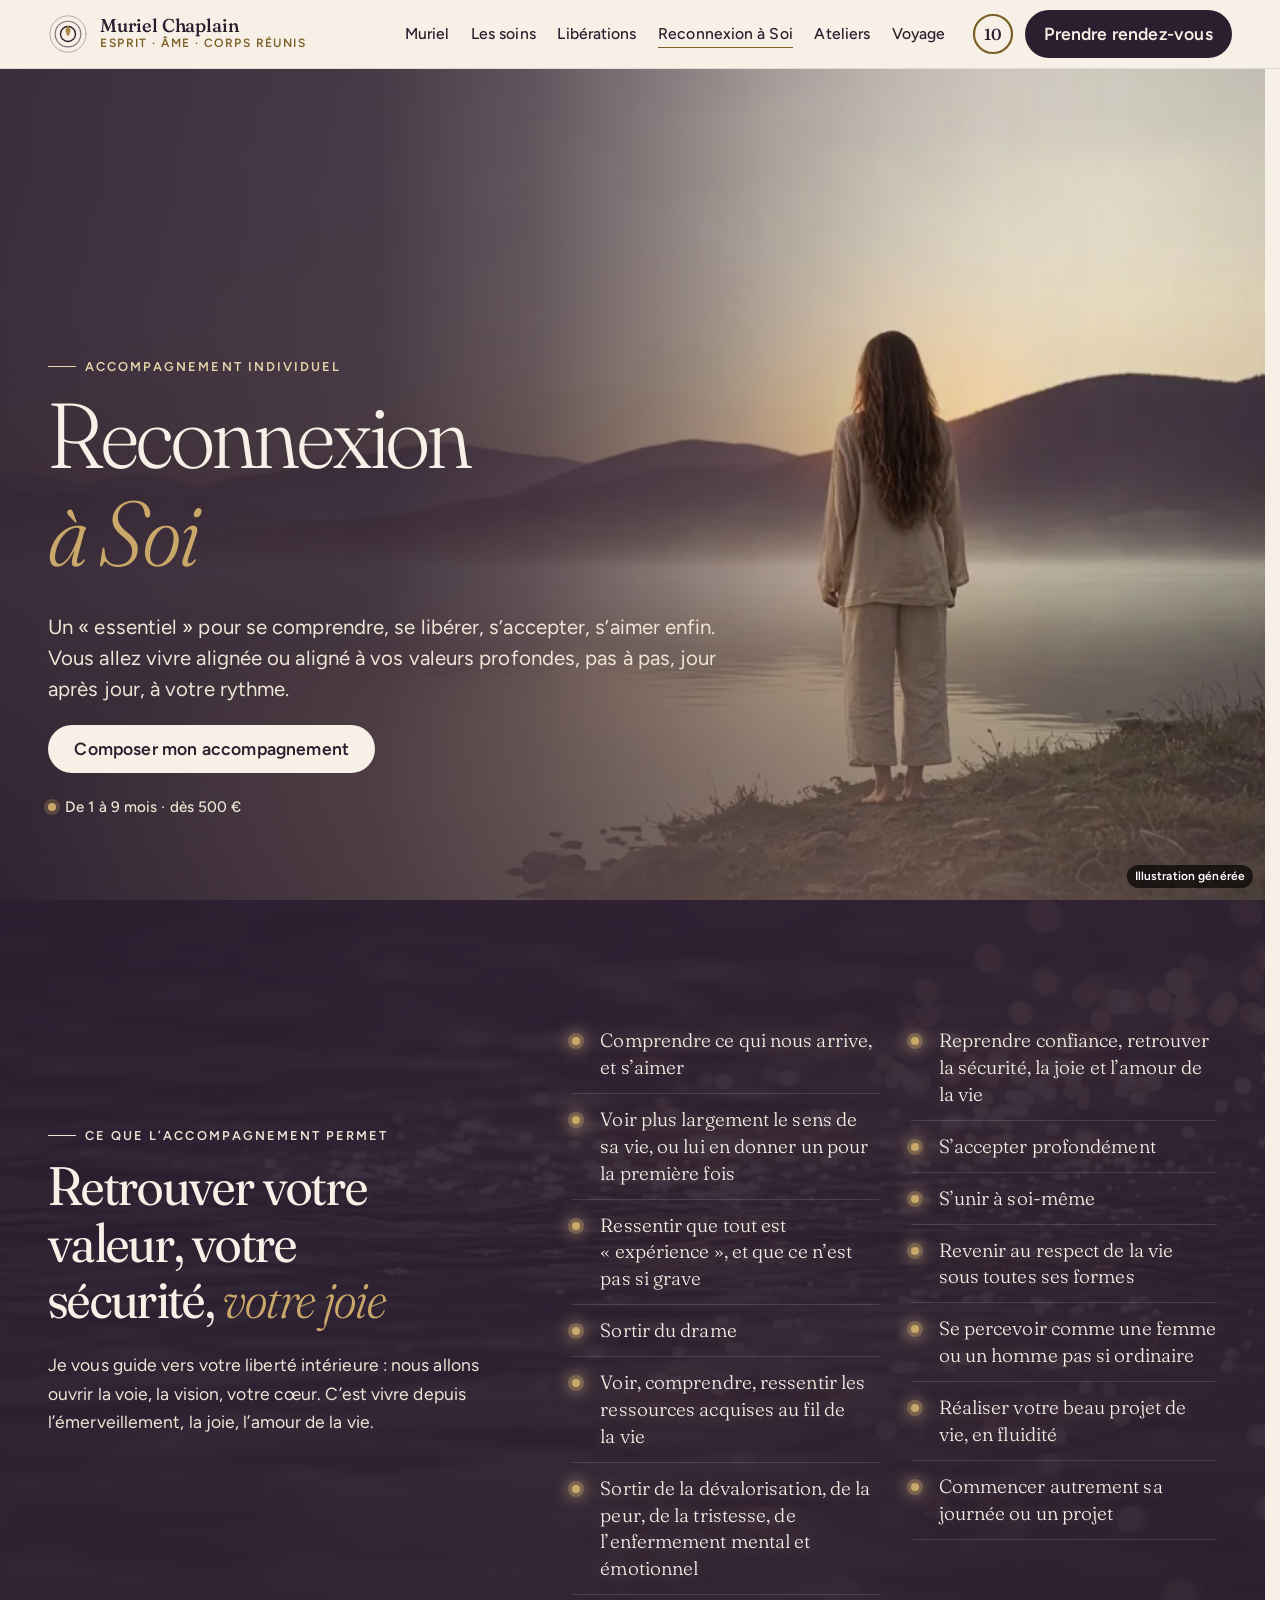
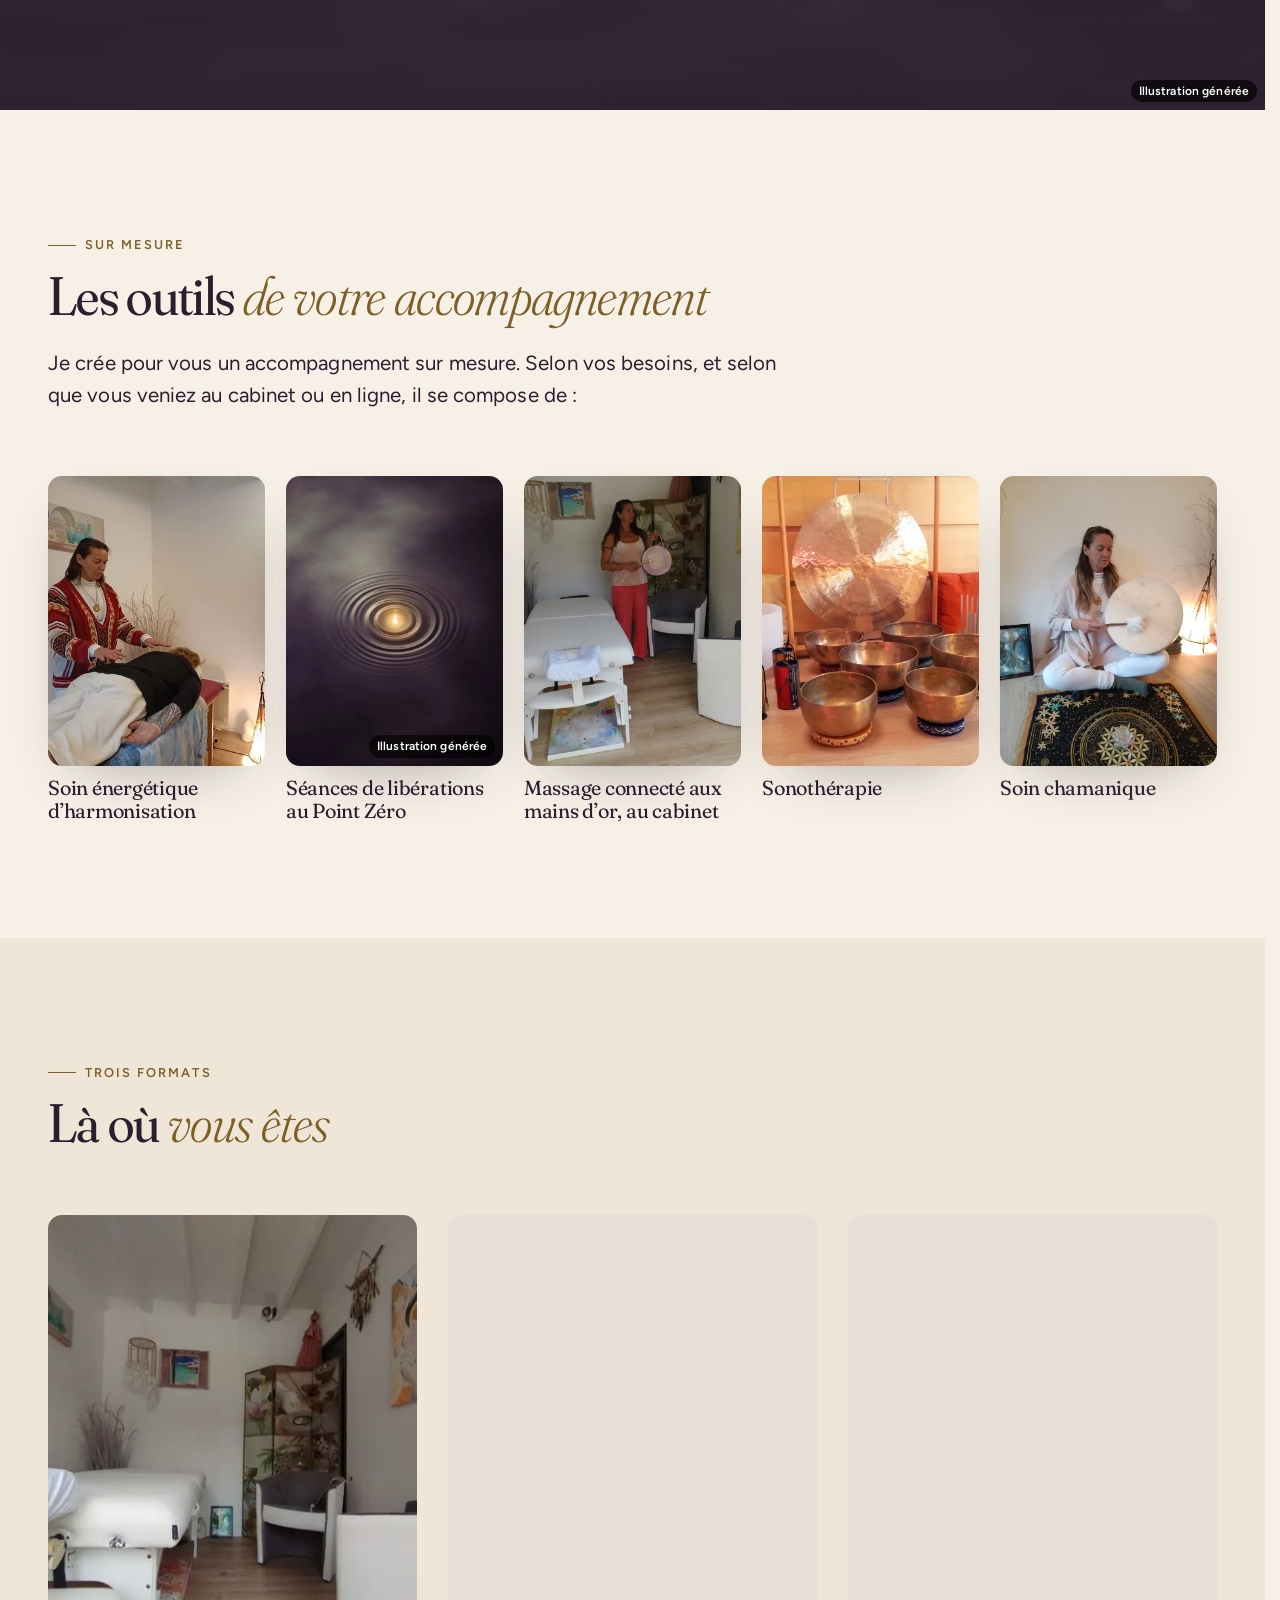
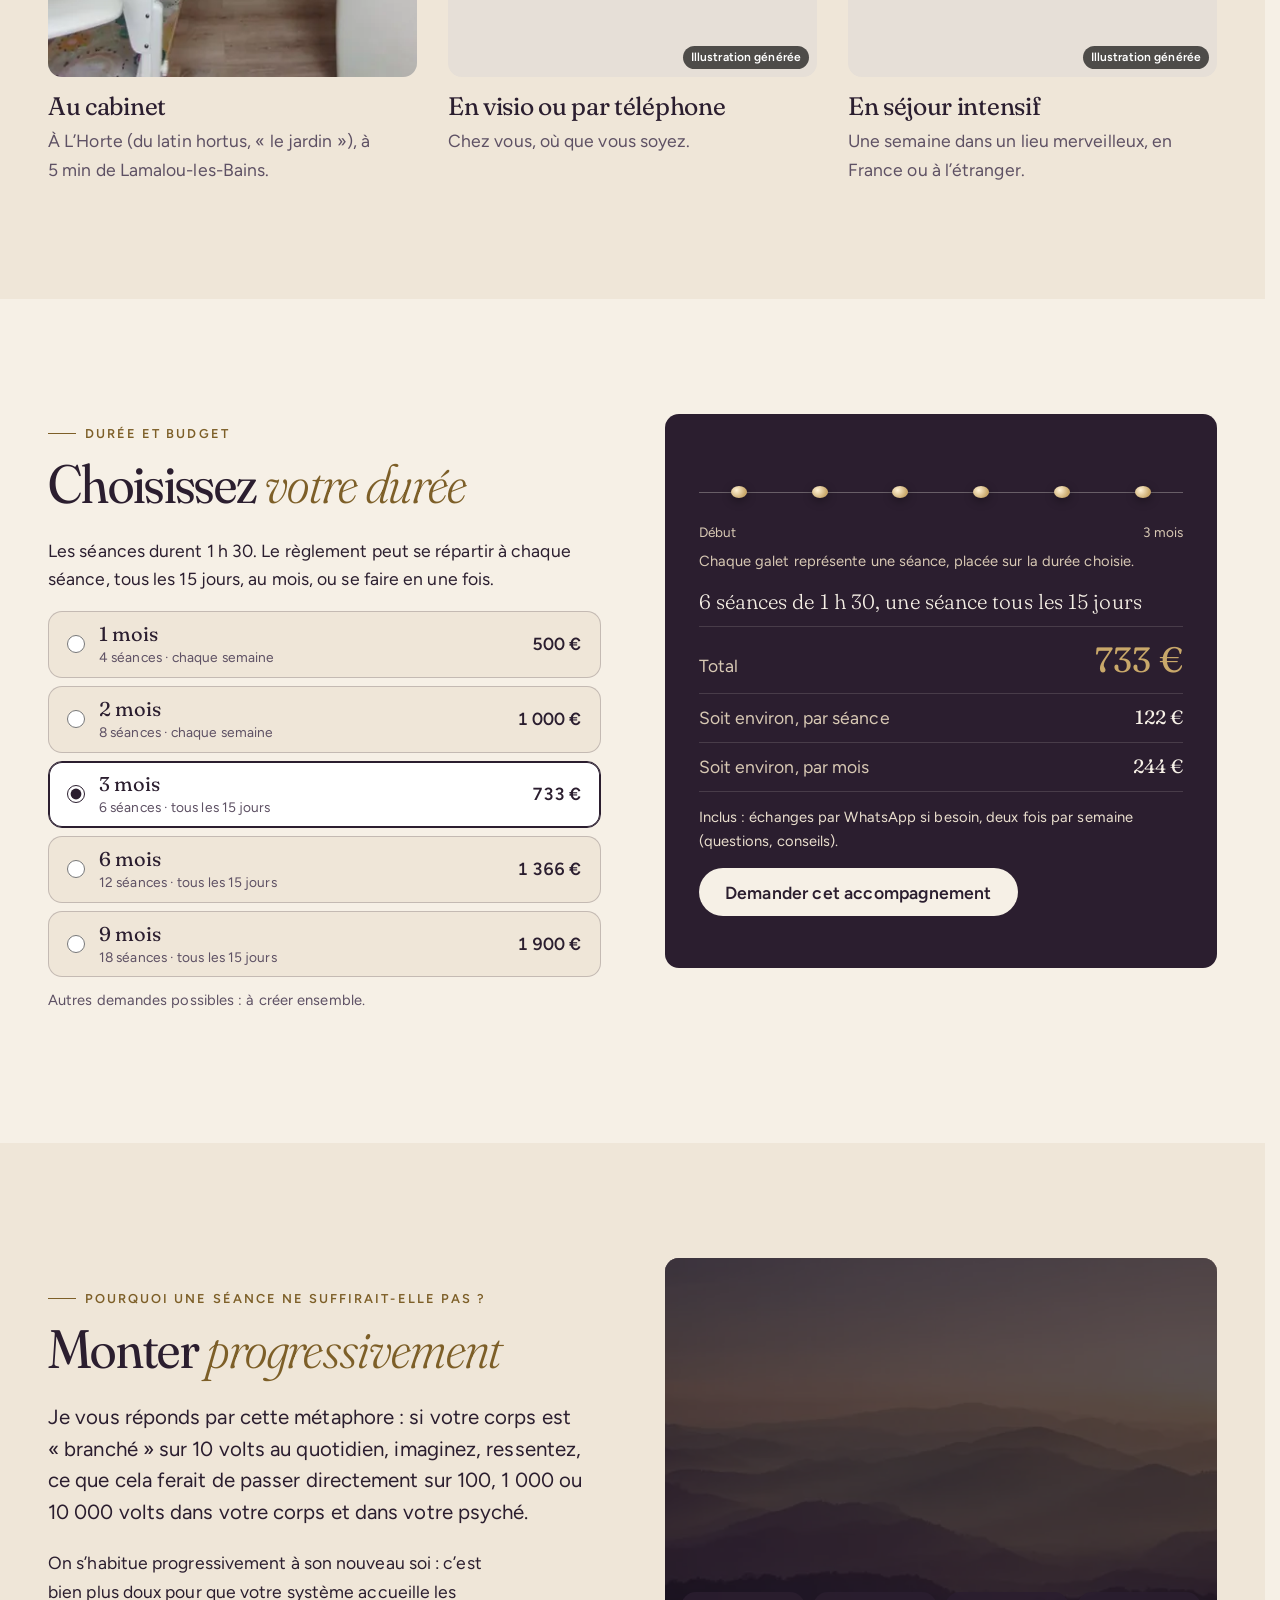
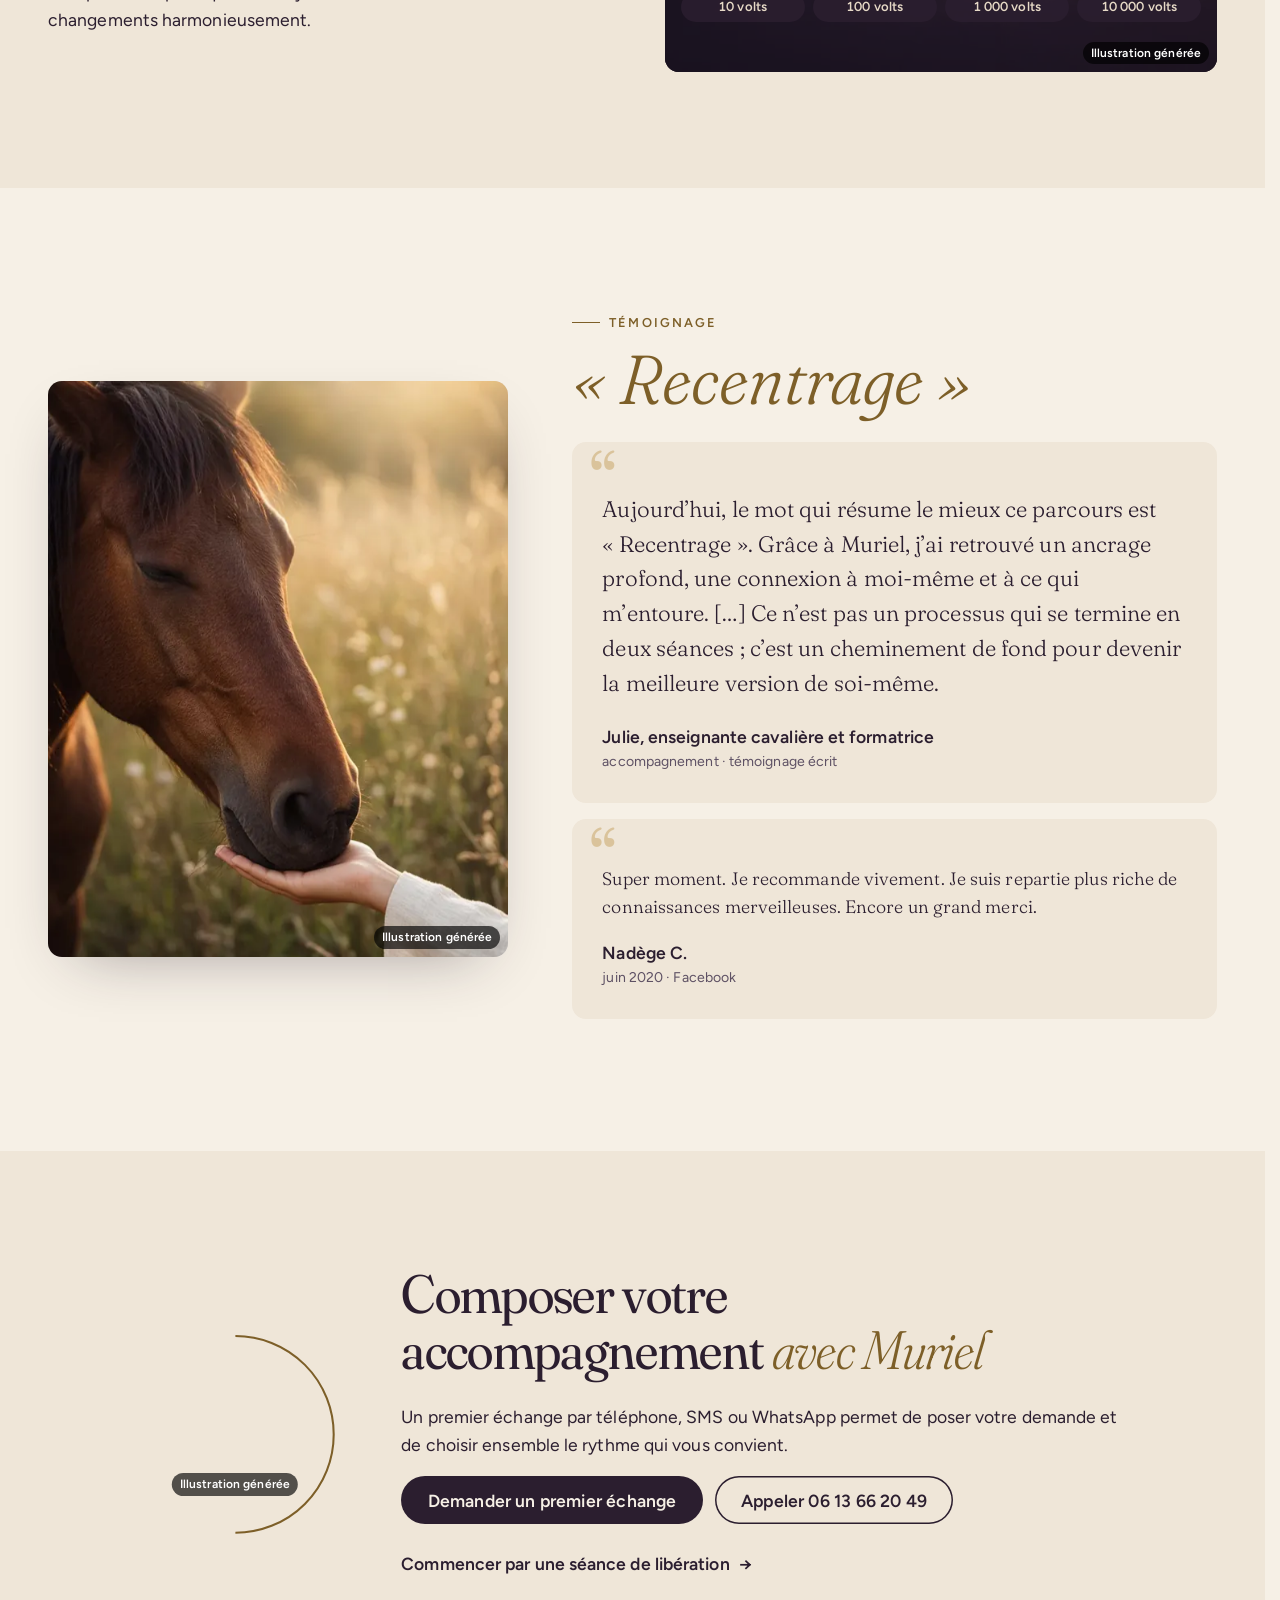
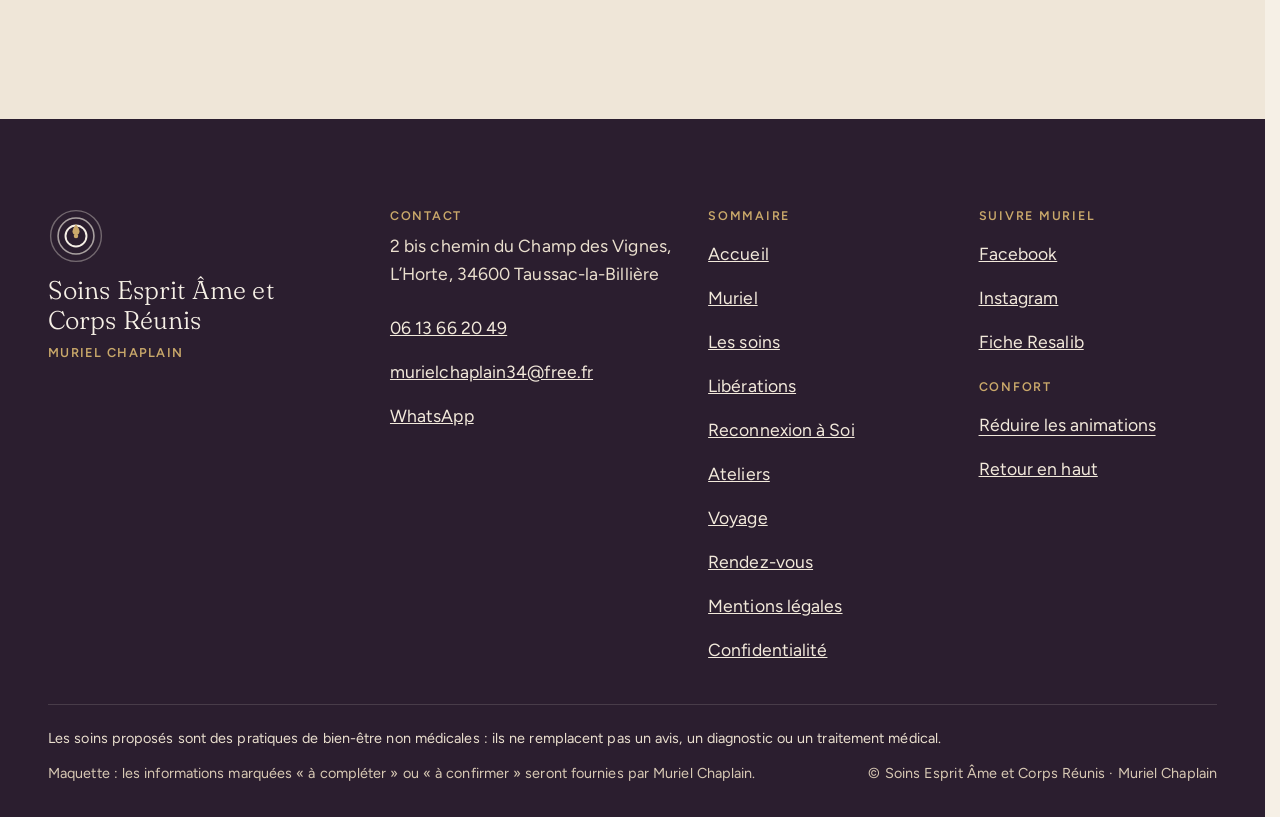
<file: reconnexion-a-soi.html>
<!doctype html>
<html lang="fr" data-v="1" data-gabarit="reconnexion" data-page="reconnexion" data-curseur>
<head>
<meta charset="utf-8">
<meta name="viewport" content="width=device-width, initial-scale=1, viewport-fit=cover">
<title>Reconnexion à Soi : accompagnement de 1 à 9 mois avec Muriel Chaplain</title>
<meta name="description" content="Un accompagnement sur mesure pour se comprendre, se libérer, s’accepter et s’aimer : au cabinet de L’Horte, en visio ou en séjour intensif. De 4 à 18 séances, dès 500 €.">
<meta name="robots" content="noindex, nofollow">
<link rel="canonical" href="https://muriel-chaplain-maquette.vercel.app/reconnexion-a-soi">
<style>:root{--fond:#f6f0e6;--texte:#2b1e2f;--voile-fond:#2b1e2f;--ouverture-fond:#2b1e2f;--menu-fond:#f6f0e6}:root { --entete-h: 72px; --barres-h: 0px; } html { background: var(--fond); color: var(--texte); scrollbar-gutter: stable; } body { margin: 0; background: var(--fond); } html.js:not(.calme):not(.secours):not([data-arrivee="retour"]) [data-anime] { opacity: 0; } html.js:not(.calme):not(.secours):not([data-arrivee="retour"]) [data-anime].vu { opacity: 1; } [data-voile] { position: fixed; inset: 0; z-index: 900; background: var(--voile-fond); transform: translateY(100%); visibility: hidden; pointer-events: none; } html[data-arrivee="voile"]:not(.voile-leve):not(.calme):not(.secours) [data-voile] { transform: none; visibility: visible; } html.calme [data-voile], html.secours [data-voile] { visibility: hidden !important; } .ouverture-panneau { position: fixed; inset: 0; z-index: 850; display: none; place-content: center; justify-items: center; background: var(--ouverture-fond, var(--voile-fond)); color: var(--fond); text-align: center; } html.js[data-arrivee="intro"]:not(.calme):not(.secours):not(.intro-finie) .ouverture-panneau { display: grid; } html.defilement-bloque, html.defilement-bloque body, html.js[data-arrivee="intro"]:not(.calme):not(.secours):not(.intro-finie), html.js[data-arrivee="intro"]:not(.calme):not(.secours):not(.intro-finie) body, html[data-arrivee="voile"]:not(.voile-leve):not(.calme):not(.secours), html[data-arrivee="voile"]:not(.voile-leve):not(.calme):not(.secours) body { overflow: hidden; } html.js[data-arrivee="intro"]:not(.calme):not(.secours):not(.intro-finie) { background-color: var(--ouverture-fond, var(--voile-fond)); } html[data-arrivee="voile"]:not(.voile-leve):not(.calme):not(.secours) { background-color: var(--voile-fond); }</style>
<script>(function () {
var d = document.documentElement, ss = null, ls = null;
try { ss = window.sessionStorage; ls = window.localStorage; } catch (e) {}
d.classList.add('js');
var calme = false;
try { calme = !!ls && ls.getItem('socle:calme') === 'oui'; } catch (e) {}
if (!calme && window.matchMedia && matchMedia('(prefers-reduced-motion: reduce)').matches) calme = true;
if (calme) d.classList.add('calme');
var nav = performance.getEntriesByType ? performance.getEntriesByType('navigation')[0] : null;
var type = nav ? nav.type : 'navigate';
var depart = null;
try { depart = JSON.parse(ss.getItem('socle:depart') || 'null'); ss.removeItem('socle:depart'); } catch (e) {}
if (depart && !(Date.now() - depart.t < 15000)) depart = null;
var retourSection = false;
try { retourSection = !!ss.getItem('socle:calme-retour'); } catch (e) {}
var mode = type === 'back_forward' || retourSection ? 'retour' : type === 'reload' ? 'intro' : depart ? 'voile' : 'intro';
d.setAttribute('data-arrivee', mode);
if (mode === 'voile' && depart.couleur) d.style.setProperty('--voile-fond', depart.couleur);
if (type === 'reload' && 'scrollRestoration' in history) {
if (!retourSection) history.scrollRestoration = 'manual';
}
try {
var choisie = ls && ls.getItem('socle:langue');
var langue = (d.lang || '').slice(0, 2);
if (choisie && choisie !== langue && type === 'navigate' && !depart) {
var alt = document.querySelector('link[rel="alternate"][hreflang="' + choisie + '"]');
if (alt) location.replace(new URL(alt.href).pathname + location.search + location.hash);
}
} catch (e) {}
setTimeout(function () { if (!d.classList.contains('demarre')) d.classList.add('secours'); }, 2000);
})();</script>
<link rel="preload" href="/assets/polices/fraunces.woff2" as="font" type="font/woff2" crossorigin>
<link rel="preload" href="/assets/polices/figtree.woff2" as="font" type="font/woff2" crossorigin>
<link rel="stylesheet" href="/assets/css/socle.css?v=1">
<link rel="stylesheet" href="/assets/css/site.css?v=1">
<link rel="modulepreload" href="/assets/js/site.js?v=1">
<link rel="modulepreload" href="/assets/js/socle/index.js?v=1">
<script src="/assets/vendor/gsap.min.js" defer></script>
<script src="/assets/vendor/ScrollTrigger.min.js" defer></script>
<script src="/assets/vendor/SplitText.min.js" defer></script>
<script type="module" src="/assets/js/site.js?v=1"></script>
<meta name="theme-color" content="#f6f0e6">
<link rel="icon" href="/assets/images/favicon.svg" type="image/svg+xml">
<link rel="apple-touch-icon" href="/assets/images/apple-touch-icon.png">
<meta property="og:type" content="website">
<meta property="og:site_name" content="Soins Esprit Âme et Corps Réunis">
<meta property="og:locale" content="fr_FR">
<meta property="og:title" content="Reconnexion à Soi : accompagnement de 1 à 9 mois avec Muriel Chaplain">
<meta property="og:description" content="Un accompagnement sur mesure pour se comprendre, se libérer, s’accepter et s’aimer : au cabinet de L’Horte, en visio ou en séjour intensif. De 4 à 18 séances, dès 500 €.">
<meta property="og:url" content="https://muriel-chaplain-maquette.vercel.app/reconnexion-a-soi">
<meta property="og:image" content="https://muriel-chaplain-maquette.vercel.app/assets/partage/reconnexion-fr.jpg">
<meta property="og:image:width" content="1200">
<meta property="og:image:height" content="630">
<meta property="og:image:alt" content="Reconnexion à Soi : une silhouette au bord d’un lac au lever du soleil">
<meta name="twitter:card" content="summary_large_image">
<script type="application/ld+json">{"@context":"https://schema.org","@type":"HealthAndBeautyBusiness","name":"Soins Esprit Âme et Corps Réunis","description":"Libérations au Point Zéro, soins énergétiques, massages bien-être intuitifs, sonothérapie, accompagnements et enseignements avec Muriel Chaplain. Pratiques de bien-être non médicales.","url":"https://muriel-chaplain-maquette.vercel.app/","telephone":"+33613662049","email":"murielchaplain34@free.fr","founder":{"@type":"Person","name":"Muriel Chaplain"},"address":{"@type":"PostalAddress","streetAddress":"2 bis chemin du Champ des Vignes, L’Horte","postalCode":"34600","addressLocality":"Taussac-la-Billière","addressRegion":"Hérault","addressCountry":"FR"},"areaServed":"Lamalou-les-Bains et 30 minutes alentour","priceRange":"40 € – 160 € la séance","paymentAccepted":"Espèces, chèque, virement, PayPal","sameAs":["https://www.facebook.com/SoinEspritAmeetCorpsreunisTherapeuteBienEtre","https://www.instagram.com/soin.esprit.ame.corps.reunis/","https://www.resalib.fr/praticien/56468-muriel-chaplain-soin-esprit-ame-et-corps-reunis-energeticien-taussac-la-billiere"]}</script>
</head>
<body id="haut">
<div data-voile aria-hidden="true"><div class="voile-contenu"><span class="voile-goutte"></span><img src="/assets/images/logo-clair.svg" alt="" width="56" height="56"><span data-voile-libelle>Reconnexion à Soi</span></div></div>
<div class="ouverture-panneau" data-ouverture aria-hidden="true">
  <svg class="intro-ondes" viewBox="-50 -50 100 100" preserveAspectRatio="xMidYMid meet" focusable="false">
    <circle class="intro-onde" r="12"></circle><circle class="intro-onde" r="24"></circle><circle class="intro-onde" r="38"></circle>
  </svg>
  <span class="intro-goutte"></span>
  <p class="intro-mots"><span class="intro-mot">Esprit</span><span class="intro-mot">Âme</span><span class="intro-mot">Corps</span></p>
  <p class="intro-reunis">Réunis</p>
  <p class="intro-bas"><span class="intro-cadran" data-intro-cadran>10</span><span class="intro-nom">Muriel Chaplain</span></p>
</div>
<a class="evitement" href="#contenu">Aller au contenu</a>
<header data-entete>
  <div class="entete-rangee">
    <a class="entete-logo" href="/" data-libelle="Accueil" aria-label="Soins Esprit Âme et Corps Réunis, accueil">
      <img src="/assets/images/logo.svg" alt="" width="40" height="40">
      <span class="logo-texte"><span class="logo-nom">Muriel Chaplain</span><span class="logo-sous">Esprit · Âme · Corps réunis</span></span>
    </a>
    <nav data-nav aria-label="Navigation principale">
      <ul><li><a href="/#muriel" data-libelle="Muriel">Muriel</a></li><li><a href="/#soins" data-libelle="Les soins">Les soins</a></li><li><a href="/liberations-point-zero" data-libelle="Libérations">Libérations</a></li><li><a href="/reconnexion-a-soi" data-libelle="Reconnexion à Soi" aria-current="page">Reconnexion à Soi</a></li><li><a href="/#ateliers" data-libelle="Ateliers">Ateliers</a></li><li><a href="/#voyage" data-libelle="Voyage">Voyage</a></li></ul>
    </nav>
    <div class="entete-actions">
      <span class="cadran " data-cadran aria-hidden="true" title="Point Zéro : de 10 à 0 au fil de la page">
  <svg viewBox="0 0 44 44" focusable="false"><circle class="cadran-fond" cx="22" cy="22" r="19"></circle><circle class="cadran-arc" cx="22" cy="22" r="19" pathLength="100"></circle></svg>
  <span class="cadran-chiffre" data-cadran-chiffre>10</span>
</span>
      <a class="bouton" href="/#rendez-vous" data-libelle="Rendez-vous">Prendre rendez-vous</a>
      <button type="button" data-menu-bouton aria-controls="menu" aria-expanded="false" data-libelle-ouvrir="Menu" data-libelle-fermer="Fermer"><span class="menu-icone" aria-hidden="true"><span></span><span></span></span><span data-libelle-bouton>Menu</span></button>
    </div>
  </div>
</header>
<div id="menu" data-menu role="dialog" aria-modal="true" aria-label="Menu">
  <div class="menu-grille">
    <ul class="menu-liste"><li style="--i:0"><a class="menu-lien" href="/" data-libelle="Accueil">Accueil</a></li><li style="--i:1"><a class="menu-lien" href="/#muriel" data-libelle="Muriel">Muriel</a></li><li style="--i:2"><a class="menu-lien" href="/#soins" data-libelle="Les soins">Les soins</a></li><li style="--i:3"><a class="menu-lien" href="/liberations-point-zero" data-libelle="Libérations">Libérations</a></li><li style="--i:4"><a class="menu-lien" href="/reconnexion-a-soi" data-libelle="Reconnexion à Soi" aria-current="page">Reconnexion à Soi</a></li><li style="--i:5"><a class="menu-lien" href="/#ateliers" data-libelle="Ateliers">Ateliers</a></li><li style="--i:6"><a class="menu-lien" href="/#voyage" data-libelle="Voyage">Voyage</a></li></ul>
    <div class="menu-contact">
      <p><a class="bouton" href="/#rendez-vous" data-libelle="Rendez-vous">Prendre rendez-vous</a></p>
      <p><a class="bouton bouton--contour" href="tel:+33613662049">Appeler 06 13 66 20 49</a></p>
      <p><a class="bouton bouton--contour" href="https://wa.me/33613662049" rel="noopener" target="_blank">Écrire sur WhatsApp<span class="visuellement-cache"> (s’ouvre dans un nouvel onglet)</span></a></p>
      <p><button type="button" class="lien" data-calme-bascule data-libelle-reduire="Réduire les animations" data-libelle-retablir="Rétablir les animations" data-libelle-systeme="Animations réduites par le réglage de votre appareil"><span data-libelle-bouton>Réduire les animations</span></button></p>
    </div>
  </div>
</div>
<main id="contenu" tabindex="-1">
<section class="hero hero--page" id="debut">
  <div class="hero-fond">
    <figure class="media hero-media" data-grok style="--cadrage:72% 55%;--cadrage-mobile:50% 66%">
  <picture><source media="(max-width: 760px) and (orientation: portrait)" srcset="/assets/images/grok/reconnexion-ouverture-mobile-640.webp 640w" sizes="100vw">
    <img src="/assets/images/grok/reconnexion-ouverture-1168.webp" srcset="/assets/images/grok/reconnexion-ouverture-640.webp 640w, /assets/images/grok/reconnexion-ouverture-1168.webp 1168w" sizes="100vw" alt="Une femme de dos, au bord d’un lac au lever du soleil, dans la brume" width="1168" height="657" fetchpriority="high" loading="eager" decoding="async">
  </picture><figcaption class="mention-ia">Illustration générée</figcaption>
</figure>
    <div class="hero-voile" aria-hidden="true"></div>
    <div class="aube" data-aube aria-hidden="true" data-audit-ignorer></div>
  </div>
  <div class="hero-texte conteneur">
    <p class="surtitre hero-surtitre" data-anime="gsap">Accompagnement individuel</p>
    <h1 class="hero-titre"><span class="ligne-masque"><span class="hero-ligne" data-anime="gsap">Reconnexion</span></span><span class="ligne-masque"><span class="hero-ligne" data-anime="gsap"><em>à Soi</em></span></span></h1>
    <p class="hero-intro" data-anime="gsap">Un « essentiel » pour se comprendre, se libérer, s’accepter, s’aimer enfin. Vous allez vivre alignée ou aligné à vos valeurs profondes, pas à pas, jour après jour, à votre rythme.</p>
    <p class="hero-actions" data-anime="gsap">
      <a class="bouton bouton--clair" href="#simulateur" data-action-principale>Composer mon accompagnement</a>
    </p>
    <p class="hero-info" data-info-cle data-anime="gsap">De 1 à 9 mois · dès 500 €</p>
  </div>
</section>
<section class="intentions" id="intentions">
  <figure class="media intentions-media" data-grok style="--cadrage:60% 50%">
  <picture>
    <img src="/assets/images/grok/reflets-lumiere-1168.webp" srcset="/assets/images/grok/reflets-lumiere-640.webp 640w, /assets/images/grok/reflets-lumiere-1168.webp 1168w" sizes="100vw" alt="Reflets de soleil scintillant sur une eau sombre" width="1168" height="657" loading="lazy" decoding="async">
  </picture><figcaption class="mention-ia">Illustration générée</figcaption>
</figure>
  <div class="conteneur intentions-grille">
    <div class="intentions-tete">
      <p class="surtitre surtitre--clair" data-anime>Ce que l’accompagnement permet</p>
      <h2 data-anime>Retrouver votre valeur, votre sécurité, <em>votre joie</em></h2>
      <p data-anime>Je vous guide vers votre liberté intérieure : nous allons ouvrir la voie, la vision, votre cœur. C’est vivre depuis l’émerveillement, la joie, l’amour de la vie.</p>
    </div>
    <ul class="intentions-liste" data-intentions><li class="intention">Comprendre ce qui nous arrive, et s’aimer</li><li class="intention">Voir plus largement le sens de sa vie, ou lui en donner un pour la première fois</li><li class="intention">Ressentir que tout est « expérience », et que ce n’est pas si grave</li><li class="intention">Sortir du drame</li><li class="intention">Voir, comprendre, ressentir les ressources acquises au fil de la vie</li><li class="intention">Sortir de la dévalorisation, de la peur, de la tristesse, de l’enfermement mental et émotionnel</li><li class="intention">Reprendre confiance, retrouver la sécurité, la joie et l’amour de la vie</li><li class="intention">S’accepter profondément</li><li class="intention">S’unir à soi-même</li><li class="intention">Revenir au respect de la vie sous toutes ses formes</li><li class="intention">Se percevoir comme une femme ou un homme pas si ordinaire</li><li class="intention">Réaliser votre beau projet de vie, en fluidité</li><li class="intention">Commencer autrement sa journée ou un projet</li></ul>
  </div>
</section>
<section class="outils" id="outils">
  <div class="conteneur">
    <div class="tete-section">
      <p class="surtitre" data-anime>Sur mesure</p>
      <h2 data-anime>Les outils <em>de votre accompagnement</em></h2>
      <p class="chapeau" data-anime>Je crée pour vous un accompagnement sur mesure. Selon vos besoins, et selon que vous veniez au cabinet ou en ligne, il se compose de :</p>
    </div>
    <ul class="eventail" data-eventail><li class="eventail-carte" style="--i:0">
      <figure class="media eventail-media" style="--cadrage:30% 45%">
  <picture>
    <img src="/assets/images/seance-soin-1024.webp" srcset="/assets/images/seance-soin-640.webp 640w, /assets/images/seance-soin-1024.webp 1024w" sizes="(max-width: 760px) 70vw, 18vw" alt="Muriel Chaplain pendant un soin énergétique, mains au-dessus d’une personne allongée" width="1024" height="768" loading="lazy" decoding="async">
  </picture>
</figure>
      <h3>Soin énergétique d’harmonisation</h3>
    </li><li class="eventail-carte" style="--i:1">
      <figure class="media eventail-media" data-grok style="--cadrage:50% 50%">
  <picture>
    <img src="/assets/images/grok/soin-liberations-784.webp" srcset="/assets/images/grok/soin-liberations-640.webp 640w, /assets/images/grok/soin-liberations-784.webp 784w" sizes="(max-width: 760px) 70vw, 18vw" alt="Des cercles de lumière s’étendent sur une eau sombre" width="784" height="1168" loading="lazy" decoding="async">
  </picture><figcaption class="mention-ia">Illustration générée</figcaption>
</figure>
      <h3>Séances de libérations au Point Zéro</h3>
    </li><li class="eventail-carte" style="--i:2">
      <figure class="media eventail-media" style="--cadrage:42% 50%">
  <picture>
    <img src="/assets/images/muriel-cabinet-accueil-1280.webp" srcset="/assets/images/muriel-cabinet-accueil-640.webp 640w, /assets/images/muriel-cabinet-accueil-1280.webp 1280w, /assets/images/muriel-cabinet-accueil-1600.webp 1600w" sizes="(max-width: 760px) 70vw, 18vw" alt="Muriel Chaplain dans son cabinet de L’Horte, près de la table de massage" width="1280" height="963" loading="lazy" decoding="async">
  </picture>
</figure>
      <h3>Massage connecté aux mains d’or, au cabinet</h3>
    </li><li class="eventail-carte" style="--i:3">
      <figure class="media eventail-media" style="--cadrage:50% 50%">
  <picture>
    <img src="/assets/images/instruments-bain-sonore-1280.webp" srcset="/assets/images/instruments-bain-sonore-640.webp 640w, /assets/images/instruments-bain-sonore-1280.webp 1280w, /assets/images/instruments-bain-sonore-1600.webp 1600w" sizes="(max-width: 760px) 70vw, 18vw" alt="Gong, bols chantants et carillons" width="1280" height="960" loading="lazy" decoding="async">
  </picture>
</figure>
      <h3>Sonothérapie</h3>
    </li><li class="eventail-carte" style="--i:4">
      <figure class="media eventail-media" style="--cadrage:50% 35%">
  <picture>
    <img src="/assets/images/muriel-tambour-portrait-768.webp" srcset="/assets/images/muriel-tambour-portrait-640.webp 640w, /assets/images/muriel-tambour-portrait-768.webp 768w" sizes="(max-width: 760px) 70vw, 18vw" alt="Muriel Chaplain joue du tambour, assise sur un tapis fleur de vie" width="768" height="1024" loading="lazy" decoding="async">
  </picture>
</figure>
      <h3>Soin chamanique</h3>
    </li></ul>
  </div>
</section>
<section class="formats" id="formats">
  <div class="conteneur">
    <div class="tete-section">
      <p class="surtitre" data-anime>Trois formats</p>
      <h2 data-anime>Là où <em>vous êtes</em></h2>
    </div>
    <ul class="formats-grille">
      <li class="format" data-anime>
        <figure class="media format-media" style="--cadrage:50% 55%">
  <picture>
    <img src="/assets/images/cabinet-table-1024.webp" srcset="/assets/images/cabinet-table-640.webp 640w, /assets/images/cabinet-table-1024.webp 1024w" sizes="(max-width: 760px) 92vw, 30vw" alt="La table de soin du cabinet de L’Horte" width="1024" height="768" loading="lazy" decoding="async">
  </picture>
</figure>
        <h3>Au cabinet</h3>
        <p>À L’Horte (du latin hortus, « le jardin »), à 5 min de Lamalou‑les‑Bains.</p>
      </li><li class="format" data-anime>
        <figure class="media format-media" data-grok style="--cadrage:50% 50%">
  <picture>
    <img src="/assets/images/grok/a-distance-784.webp" srcset="/assets/images/grok/a-distance-640.webp 640w, /assets/images/grok/a-distance-784.webp 784w" sizes="(max-width: 760px) 92vw, 30vw" alt="Une tasse de tisane, un carnet ouvert et un téléphone posés sur un coussin près d’une fenêtre" width="784" height="1168" loading="lazy" decoding="async">
  </picture><figcaption class="mention-ia">Illustration générée</figcaption>
</figure>
        <h3>En visio ou par téléphone</h3>
        <p>Chez vous, où que vous soyez.</p>
      </li><li class="format" data-anime>
        <figure class="media format-media" data-grok style="--cadrage:50% 55%">
  <picture>
    <img src="/assets/images/grok/sejour-intensif-784.webp" srcset="/assets/images/grok/sejour-intensif-640.webp 640w, /assets/images/grok/sejour-intensif-784.webp 784w" sizes="(max-width: 760px) 92vw, 30vw" alt="Une maison de pierre parmi les oliviers, au soleil couchant" width="784" height="1168" loading="lazy" decoding="async">
  </picture><figcaption class="mention-ia">Illustration générée</figcaption>
</figure>
        <h3>En séjour intensif</h3>
        <p>Une semaine dans un lieu merveilleux, en France ou à l’étranger.</p>
      </li>
    </ul>
  </div>
</section>
<section class="simulateur" id="simulateur">
  <div class="conteneur simulateur-grille" data-simulateur
    data-mois1="1 mois" data-moisn="{n} mois" data-seances="{n} séances de 1 h 30"
    data-semaine="une séance chaque semaine" data-quinzaine="une séance tous les 15 jours">
    <div class="simulateur-choix">
      <p class="surtitre" data-anime>Durée et budget</p>
      <h2 data-anime>Choisissez <em>votre durée</em></h2>
      <p data-anime>Les séances durent 1 h 30. Le règlement peut se répartir à chaque séance, tous les 15 jours, au mois, ou se faire en une fois.</p>
      <fieldset class="duree-choix" data-anime>
        <legend class="visuellement-cache">Durée de l’accompagnement</legend>
        <label class="duree"><input type="radio" name="formule-simulee" value="1-mois" data-mois="1" data-seances="4" data-rythme="semaine" data-prix="500"><span class="duree-mois">1 mois<small>4 séances · chaque semaine</small></span><span class="duree-prix">500 €</span></label><label class="duree"><input type="radio" name="formule-simulee" value="2-mois" data-mois="2" data-seances="8" data-rythme="semaine" data-prix="1000"><span class="duree-mois">2 mois<small>8 séances · chaque semaine</small></span><span class="duree-prix">1 000 €</span></label><label class="duree"><input type="radio" name="formule-simulee" value="3-mois" data-mois="3" data-seances="6" data-rythme="quinzaine" data-prix="733" checked><span class="duree-mois">3 mois<small>6 séances · tous les 15 jours</small></span><span class="duree-prix">733 €</span></label><label class="duree"><input type="radio" name="formule-simulee" value="6-mois" data-mois="6" data-seances="12" data-rythme="quinzaine" data-prix="1366"><span class="duree-mois">6 mois<small>12 séances · tous les 15 jours</small></span><span class="duree-prix">1 366 €</span></label><label class="duree"><input type="radio" name="formule-simulee" value="9-mois" data-mois="9" data-seances="18" data-rythme="quinzaine" data-prix="1900"><span class="duree-mois">9 mois<small>18 séances · tous les 15 jours</small></span><span class="duree-prix">1 900 €</span></label>
      </fieldset>
      <p class="aide">Autres demandes possibles : à créer ensemble.</p>
    </div>
    <div class="simulateur-resultat" data-anime>
      <div class="galets" data-galets aria-hidden="true" data-visuel>
        <div class="galets-ligne"></div>
        <div class="galets-piste" data-galets-piste><span class="galet" style="--x:8.33%"></span><span class="galet" style="--x:25.00%"></span><span class="galet" style="--x:41.67%"></span><span class="galet" style="--x:58.33%"></span><span class="galet" style="--x:75.00%"></span><span class="galet" style="--x:91.67%"></span></div>
        <p class="galets-bornes"><span>Début</span><span data-galets-fin>3 mois</span></p>
      </div>
      <p class="aide">Chaque galet représente une séance, placée sur la durée choisie.</p>
      <dl class="resultat">
        <div><dt class="visuellement-cache">Durée de l’accompagnement</dt><dd class="resultat-seances" data-res-seances>6 séances de 1 h 30, une séance tous les 15 jours</dd></div>
        <div class="resultat-total"><dt>Total</dt><dd data-prix data-total="733" data-res-total>733 €</dd></div>
        <div><dt>Soit environ, par séance</dt><dd data-prix data-res-seance>122 €</dd></div>
        <div><dt>Soit environ, par mois</dt><dd data-prix data-res-mois>244 €</dd></div>
      </dl>
      <p class="resultat-inclus">Inclus : échanges par WhatsApp si besoin, deux fois par semaine (questions, conseils).</p>
      <p><a class="bouton" href="/?sujet=reconnexion&amp;formule=3-mois#rendez-vous" data-simulateur-lien data-libelle="Rendez-vous">Demander cet accompagnement</a></p>
    </div>
  </div>
</section>
<section class="pourquoi" id="pourquoi">
  <div class="conteneur pourquoi-grille">
    <div>
      <p class="surtitre" data-anime>Pourquoi une séance ne suffirait-elle pas ?</p>
      <h2 data-anime>Monter <em>progressivement</em></h2>
      <p class="chapeau" data-anime>Je vous réponds par cette métaphore : si votre corps est « branché » sur 10 volts au quotidien, imaginez, ressentez, ce que cela ferait de passer directement sur 100, 1 000 ou 10 000 volts dans votre corps et dans votre psyché.</p>
      <p data-anime>On s’habitue progressivement à son nouveau soi : c’est bien plus doux pour que votre système accueille les changements harmonieusement.</p>
    </div>
    <div class="volts" data-volts>
      <figure class="media volts-media" data-grok style="--cadrage:50% 50%">
  <picture>
    <img src="/assets/images/grok/lumiere-progressive-1168.webp" srcset="/assets/images/grok/lumiere-progressive-640.webp 640w, /assets/images/grok/lumiere-progressive-1168.webp 1168w" sizes="(max-width: 760px) 92vw, 46vw" alt="Collines en couches successives dans la brume, la lumière de l’aube monte à l’horizon" width="1168" height="657" loading="lazy" decoding="async">
  </picture><figcaption class="mention-ia">Illustration générée</figcaption>
</figure>
      <div class="volts-ombre" data-volts-ombre aria-hidden="true"></div>
      <ol class="volts-paliers"><li class="palier" data-palier="1" data-superpose>10 volts</li><li class="palier" data-palier="2" data-superpose>100 volts</li><li class="palier" data-palier="3" data-superpose>1 000 volts</li><li class="palier" data-palier="4" data-superpose>10 000 volts</li></ol>
    </div>
  </div>
</section>
<section class="temoignage-grand" id="temoignage">
  <div class="conteneur temoignage-grille">
    <figure class="media temoignage-media" data-grok style="--cadrage:50% 55%">
  <picture>
    <img src="/assets/images/grok/cheval-main-784.webp" srcset="/assets/images/grok/cheval-main-640.webp 640w, /assets/images/grok/cheval-main-784.webp 784w" sizes="(max-width: 760px) 92vw, 36vw" alt="Un cheval bai pose le bout du nez dans une main ouverte, dans un pré au soleil" width="784" height="1168" loading="lazy" decoding="async">
  </picture><figcaption class="mention-ia">Illustration générée</figcaption>
</figure>
    <div>
      <p class="surtitre" data-anime>Témoignage</p>
      <p class="grand-mot" data-anime>« Recentrage »</p>
      <figure class="avis-carte avis-carte--grande" data-anime><blockquote><p>Aujourd’hui, le mot qui résume le mieux ce parcours est « Recentrage ». Grâce à Muriel, j’ai retrouvé un ancrage profond, une connexion à moi-même et à ce qui m’entoure. […] Ce n’est pas un processus qui se termine en deux séances ; c’est un cheminement de fond pour devenir la meilleure version de soi-même.</p></blockquote><figcaption class="avis-nom">Julie, enseignante cavalière et formatrice<span>accompagnement · témoignage écrit</span></figcaption></figure><figure class="avis-carte" data-anime><blockquote><p>Super moment. Je recommande vivement. Je suis repartie plus riche de connaissances merveilleuses. Encore un grand merci.</p></blockquote><figcaption class="avis-nom">Nadège C.<span>juin 2020 · Facebook</span></figcaption></figure>
    </div>
  </div>
</section>
<section class="fin-page" id="fin">
  <div class="conteneur fin-grille">
    <div class="lotus lotus--petit" data-lotus aria-hidden="true">
      <figure class="media lotus-media" data-grok style="--cadrage:50% 50%">
  <picture>
    <img src="/assets/images/grok/lotus-ouvert-784.webp" srcset="/assets/images/grok/lotus-ouvert-640.webp 640w, /assets/images/grok/lotus-ouvert-784.webp 784w" sizes="180px" alt="" width="784" height="784" loading="lazy" decoding="async">
  </picture><figcaption class="mention-ia">Illustration générée</figcaption>
</figure>
      <svg class="lotus-trait" viewBox="0 0 100 100" focusable="false" data-audit-ignorer><circle cx="50" cy="50" r="48" pathLength="100"></circle></svg>
    </div>
    <div>
      <h2 data-anime>Composer votre accompagnement <em>avec Muriel</em></h2>
      <p data-anime>Un premier échange par téléphone, SMS ou WhatsApp permet de poser votre demande et de choisir ensemble le rythme qui vous convient.</p>
      <p class="fin-actions" data-anime>
        <a class="bouton" href="/?sujet=reconnexion#rendez-vous" data-libelle="Rendez-vous">Demander un premier échange</a>
        <a class="bouton bouton--contour" href="tel:+33613662049">Appeler 06 13 66 20 49</a>
      </p>
      <p data-anime><a class="lien-fleche" href="/liberations-point-zero" data-libelle="Libérations au Point Zéro">Commencer par une séance de libération</a></p>
    </div>
  </div>
</section>
</main>
<footer class="pied" id="pied">
  <div class="conteneur pied-grille">
    <div class="pied-identite">
      <img src="/assets/images/logo-clair.svg" alt="" width="56" height="56">
      <p class="pied-nom">Soins Esprit Âme et Corps Réunis</p>
      <p class="pied-sous">Muriel Chaplain</p>
    </div>
    <div>
      <p class="pied-titre">Contact</p>
      <p>2 bis chemin du Champ des Vignes, L’Horte, 34600 Taussac-la-Billière</p>
      <ul>
        <li><a href="tel:+33613662049">06 13 66 20 49</a></li>
        <li><a href="mailto:murielchaplain34@free.fr">murielchaplain34@free.fr</a></li>
        <li><a href="https://wa.me/33613662049" rel="noopener" target="_blank">WhatsApp<span class="visuellement-cache"> (s’ouvre dans un nouvel onglet)</span></a></li>
      </ul>
    </div>
    <nav aria-label="Sommaire">
      <p class="pied-titre">Sommaire</p>
      <ul>
        <li><a href="/" data-libelle="Accueil">Accueil</a></li>
        <li><a href="/#muriel" data-libelle="Muriel">Muriel</a></li><li><a href="/#soins" data-libelle="Les soins">Les soins</a></li><li><a href="/liberations-point-zero" data-libelle="Libérations">Libérations</a></li><li><a href="/reconnexion-a-soi" data-libelle="Reconnexion à Soi">Reconnexion à Soi</a></li><li><a href="/#ateliers" data-libelle="Ateliers">Ateliers</a></li><li><a href="/#voyage" data-libelle="Voyage">Voyage</a></li>
        <li><a href="/#rendez-vous" data-libelle="Rendez-vous">Rendez-vous</a></li>
        <li><a href="/mentions-legales" data-libelle="Mentions légales">Mentions légales</a></li>
        <li><a href="/mentions-legales#confidentialite" data-libelle="Mentions légales">Confidentialité</a></li>
      </ul>
    </nav>
    <div>
      <p class="pied-titre">Suivre Muriel</p>
      <ul>
        <li><a href="https://www.facebook.com/SoinEspritAmeetCorpsreunisTherapeuteBienEtre" rel="noopener" target="_blank">Facebook<span class="visuellement-cache"> (s’ouvre dans un nouvel onglet)</span></a></li>
        <li><a href="https://www.instagram.com/soin.esprit.ame.corps.reunis/" rel="noopener" target="_blank">Instagram<span class="visuellement-cache"> (s’ouvre dans un nouvel onglet)</span></a></li>
        <li><a href="https://www.resalib.fr/praticien/56468-muriel-chaplain-soin-esprit-ame-et-corps-reunis-energeticien-taussac-la-billiere" rel="noopener" target="_blank">Fiche Resalib<span class="visuellement-cache"> (s’ouvre dans un nouvel onglet)</span></a></li>
      </ul>
      <p class="pied-titre">Confort</p>
      <ul>
        <li><button type="button" class="lien" data-calme-bascule data-libelle-reduire="Réduire les animations" data-libelle-retablir="Rétablir les animations" data-libelle-systeme="Animations réduites par le réglage de votre appareil"><span data-libelle-bouton>Réduire les animations</span></button></li>
        <li><a href="#haut" data-sans-transition>Retour en haut</a></li>
      </ul>
    </div>
  </div>
  <div class="conteneur pied-bas">
    <p class="pied-medical">Les soins proposés sont des pratiques de bien‑être non médicales : ils ne remplacent pas un avis, un diagnostic ou un traitement médical.</p>
    <p>Maquette : les informations marquées « à compléter » ou « à confirmer » seront fournies par Muriel Chaplain.</p>
    <p>© Soins Esprit Âme et Corps Réunis · Muriel Chaplain</p>
  </div>
</footer>
<div data-barre-fixe>
  <a class="bouton bouton--contour" href="tel:+33613662049">Appeler</a>
  <a class="bouton bouton--contour" href="https://wa.me/33613662049" rel="noopener" target="_blank">WhatsApp<span class="visuellement-cache"> (s’ouvre dans un nouvel onglet)</span></a>
  <a class="bouton" href="/#rendez-vous" data-libelle="Rendez-vous">Rendez-vous</a>
</div>
<div class="son-pastille" data-son-pastille role="status" aria-live="polite" hidden data-superpose data-fini="Le son est arrêté.">
  <span class="son-ondes" aria-hidden="true"><span></span><span></span><span></span></span>
  <span data-son-texte>Un bol chantant résonne</span>
  <button type="button" class="son-arreter" data-son-arreter>Arrêter</button>
</div>
</body>
</html>
</file>
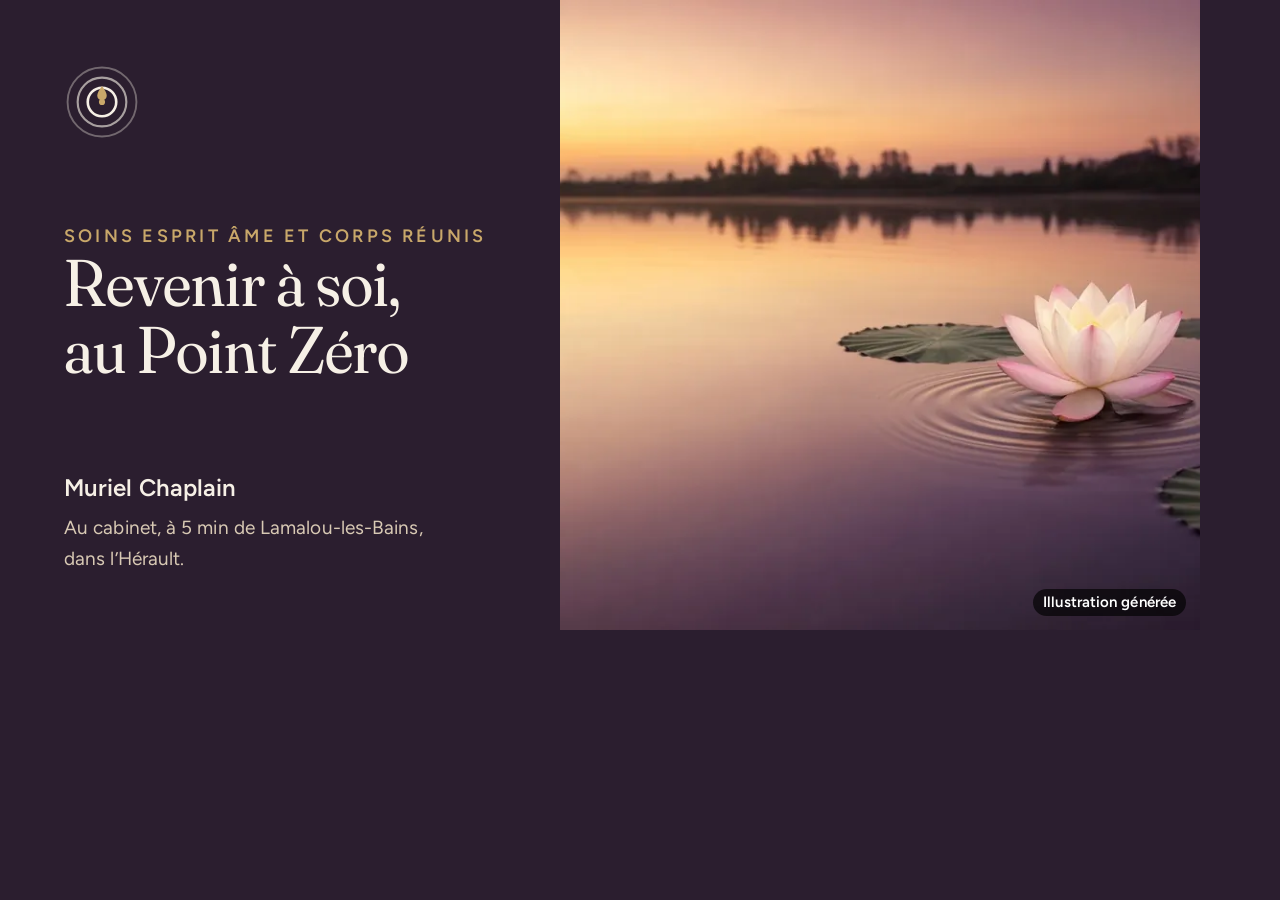
<file: _partage/accueil-fr.html>
<!doctype html>
<html lang="fr"><head><meta charset="utf-8">
<link rel="stylesheet" href="/assets/css/socle.css"><link rel="stylesheet" href="/assets/css/site.css">
<style>:root{--fond:#f6f0e6;--texte:#2b1e2f}
html,body{margin:0;width:1200px;height:630px;overflow:hidden;background:#2b1e2f;color:#f6f0e6}
.carte{display:grid;grid-template-columns:560px 1fr;width:1200px;height:630px}
.carte-texte{display:flex;flex-direction:column;justify-content:space-between;padding:64px 56px 56px 64px;background:#2b1e2f;position:relative}
.carte-texte img{width:76px;height:76px}
.carte-sur{margin:0;font:600 18px/1.3 var(--police-texte);letter-spacing:.18em;text-transform:uppercase;color:#c9a86a}
.carte-titre{font-family:var(--police-titres);font-weight:400;font-size:66px;line-height:1.02;margin:0;text-wrap:balance;font-variation-settings:'opsz' 144}
.carte-nom{font-size:24px;font-weight:600;margin:0;color:#f6f0e6}
.carte-sous{font-size:19px;margin:6px 0 0;color:#d8c9b4}
.carte-image{position:relative;background:center/cover no-repeat}
.carte-ia{position:absolute;right:14px;bottom:14px;padding:4px 10px;border-radius:999px;background:rgba(0,0,0,.66);color:#fff;font:600 15px/1.3 var(--police-texte)}</style>
</head><body>
<div class="carte">
  <div class="carte-texte">
    <img src="/assets/images/logo-clair.svg" alt="">
    <div><p class="carte-sur">Soins Esprit Âme et Corps Réunis</p><p class="carte-titre">Revenir à soi, au Point Zéro</p></div>
    <div><p class="carte-nom">Muriel Chaplain</p><p class="carte-sous">Au cabinet, à 5 min de Lamalou‑les‑Bains, dans l’Hérault.</p></div>
  </div>
  <div class="carte-image" style="background-image:url('/assets/images/grok/accueil-eau-1168.webp')"><span class="carte-ia">Illustration générée</span></div>
</div>
</body></html>
</file>
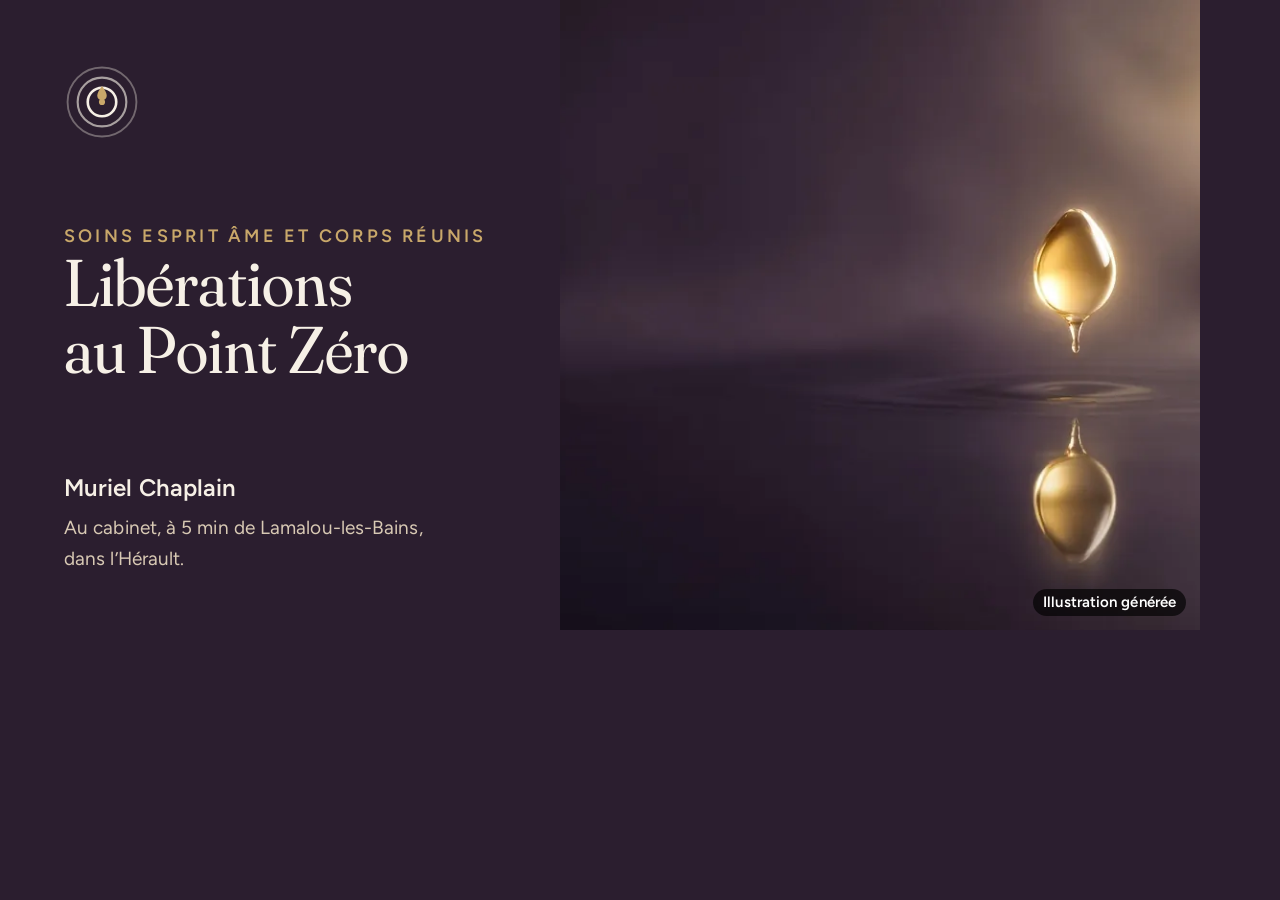
<file: _partage/liberations-fr.html>
<!doctype html>
<html lang="fr"><head><meta charset="utf-8">
<link rel="stylesheet" href="/assets/css/socle.css"><link rel="stylesheet" href="/assets/css/site.css">
<style>:root{--fond:#f6f0e6;--texte:#2b1e2f}
html,body{margin:0;width:1200px;height:630px;overflow:hidden;background:#2b1e2f;color:#f6f0e6}
.carte{display:grid;grid-template-columns:560px 1fr;width:1200px;height:630px}
.carte-texte{display:flex;flex-direction:column;justify-content:space-between;padding:64px 56px 56px 64px;background:#2b1e2f;position:relative}
.carte-texte img{width:76px;height:76px}
.carte-sur{margin:0;font:600 18px/1.3 var(--police-texte);letter-spacing:.18em;text-transform:uppercase;color:#c9a86a}
.carte-titre{font-family:var(--police-titres);font-weight:400;font-size:66px;line-height:1.02;margin:0;text-wrap:balance;font-variation-settings:'opsz' 144}
.carte-nom{font-size:24px;font-weight:600;margin:0;color:#f6f0e6}
.carte-sous{font-size:19px;margin:6px 0 0;color:#d8c9b4}
.carte-image{position:relative;background:center/cover no-repeat}
.carte-ia{position:absolute;right:14px;bottom:14px;padding:4px 10px;border-radius:999px;background:rgba(0,0,0,.66);color:#fff;font:600 15px/1.3 var(--police-texte)}</style>
</head><body>
<div class="carte">
  <div class="carte-texte">
    <img src="/assets/images/logo-clair.svg" alt="">
    <div><p class="carte-sur">Soins Esprit Âme et Corps Réunis</p><p class="carte-titre">Libérations au Point Zéro</p></div>
    <div><p class="carte-nom">Muriel Chaplain</p><p class="carte-sous">Au cabinet, à 5 min de Lamalou‑les‑Bains, dans l’Hérault.</p></div>
  </div>
  <div class="carte-image" style="background-image:url('/assets/images/grok/liberations-ouverture-1168.webp')"><span class="carte-ia">Illustration générée</span></div>
</div>
</body></html>
</file>
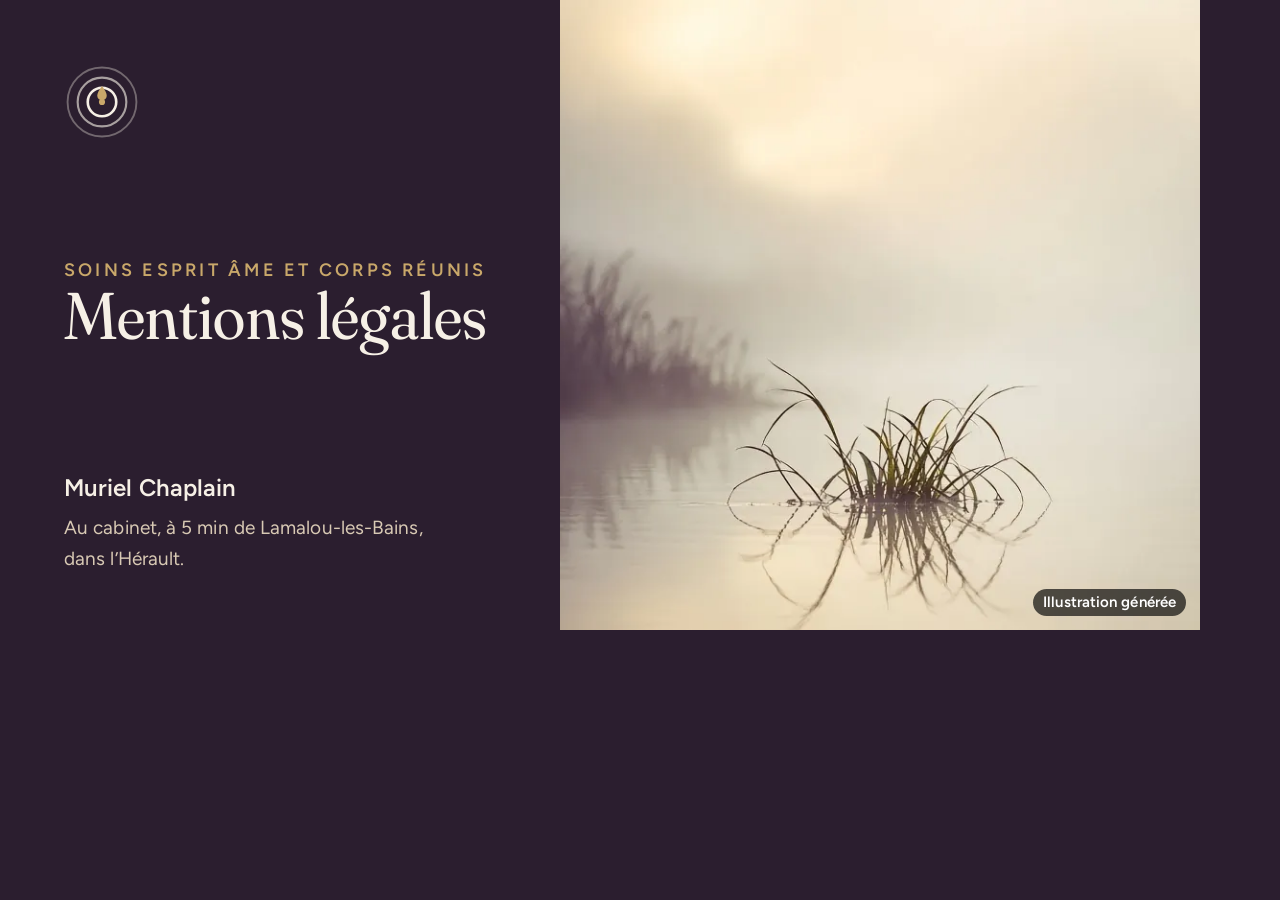
<file: _partage/mentions-legales-fr.html>
<!doctype html>
<html lang="fr"><head><meta charset="utf-8">
<link rel="stylesheet" href="/assets/css/socle.css"><link rel="stylesheet" href="/assets/css/site.css">
<style>:root{--fond:#f6f0e6;--texte:#2b1e2f}
html,body{margin:0;width:1200px;height:630px;overflow:hidden;background:#2b1e2f;color:#f6f0e6}
.carte{display:grid;grid-template-columns:560px 1fr;width:1200px;height:630px}
.carte-texte{display:flex;flex-direction:column;justify-content:space-between;padding:64px 56px 56px 64px;background:#2b1e2f;position:relative}
.carte-texte img{width:76px;height:76px}
.carte-sur{margin:0;font:600 18px/1.3 var(--police-texte);letter-spacing:.18em;text-transform:uppercase;color:#c9a86a}
.carte-titre{font-family:var(--police-titres);font-weight:400;font-size:66px;line-height:1.02;margin:0;text-wrap:balance;font-variation-settings:'opsz' 144}
.carte-nom{font-size:24px;font-weight:600;margin:0;color:#f6f0e6}
.carte-sous{font-size:19px;margin:6px 0 0;color:#d8c9b4}
.carte-image{position:relative;background:center/cover no-repeat}
.carte-ia{position:absolute;right:14px;bottom:14px;padding:4px 10px;border-radius:999px;background:rgba(0,0,0,.66);color:#fff;font:600 15px/1.3 var(--police-texte)}</style>
</head><body>
<div class="carte">
  <div class="carte-texte">
    <img src="/assets/images/logo-clair.svg" alt="">
    <div><p class="carte-sur">Soins Esprit Âme et Corps Réunis</p><p class="carte-titre">Mentions légales</p></div>
    <div><p class="carte-nom">Muriel Chaplain</p><p class="carte-sous">Au cabinet, à 5 min de Lamalou‑les‑Bains, dans l’Hérault.</p></div>
  </div>
  <div class="carte-image" style="background-image:url('/assets/images/grok/mentions-entete-1168.webp')"><span class="carte-ia">Illustration générée</span></div>
</div>
</body></html>
</file>
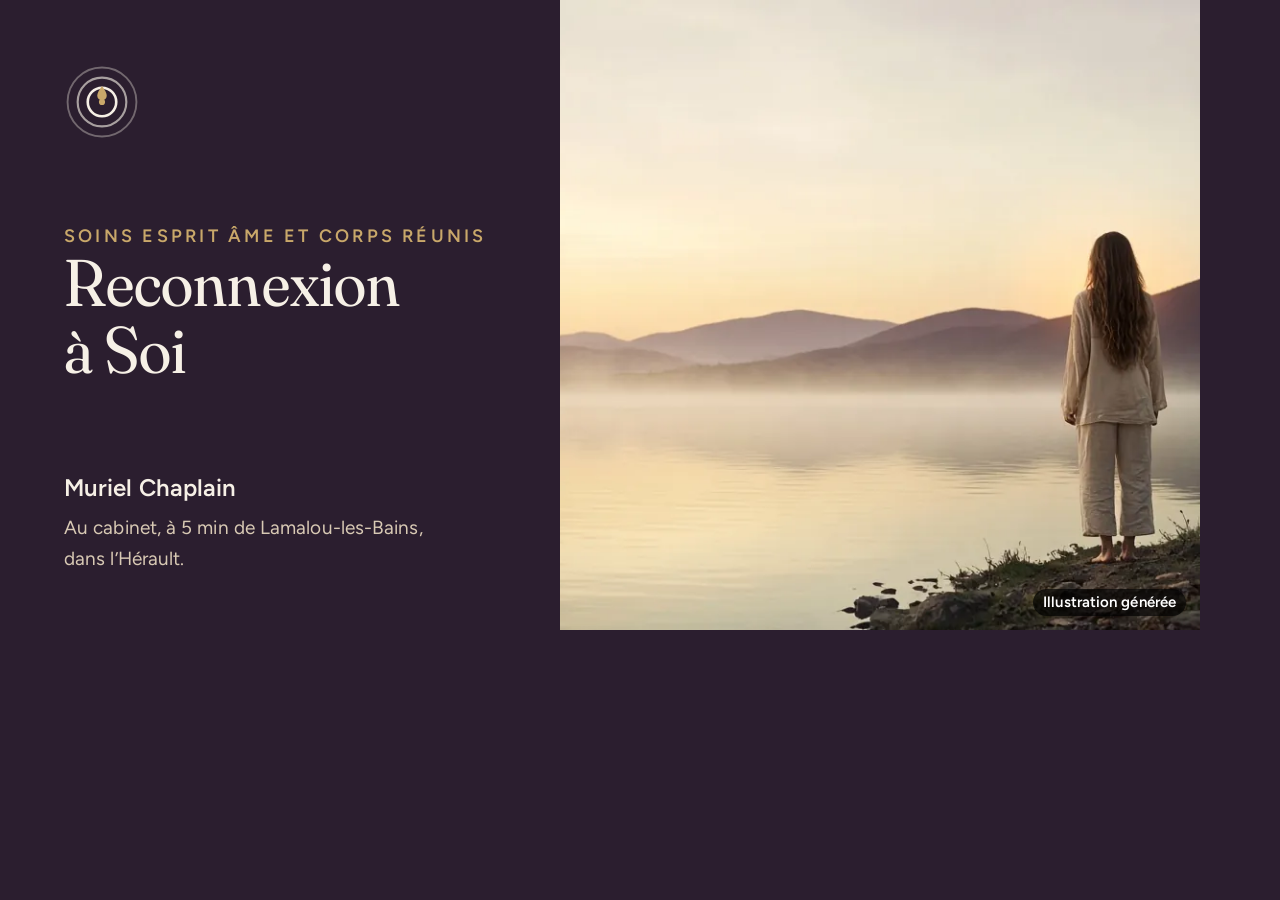
<file: _partage/reconnexion-fr.html>
<!doctype html>
<html lang="fr"><head><meta charset="utf-8">
<link rel="stylesheet" href="/assets/css/socle.css"><link rel="stylesheet" href="/assets/css/site.css">
<style>:root{--fond:#f6f0e6;--texte:#2b1e2f}
html,body{margin:0;width:1200px;height:630px;overflow:hidden;background:#2b1e2f;color:#f6f0e6}
.carte{display:grid;grid-template-columns:560px 1fr;width:1200px;height:630px}
.carte-texte{display:flex;flex-direction:column;justify-content:space-between;padding:64px 56px 56px 64px;background:#2b1e2f;position:relative}
.carte-texte img{width:76px;height:76px}
.carte-sur{margin:0;font:600 18px/1.3 var(--police-texte);letter-spacing:.18em;text-transform:uppercase;color:#c9a86a}
.carte-titre{font-family:var(--police-titres);font-weight:400;font-size:66px;line-height:1.02;margin:0;text-wrap:balance;font-variation-settings:'opsz' 144}
.carte-nom{font-size:24px;font-weight:600;margin:0;color:#f6f0e6}
.carte-sous{font-size:19px;margin:6px 0 0;color:#d8c9b4}
.carte-image{position:relative;background:center/cover no-repeat}
.carte-ia{position:absolute;right:14px;bottom:14px;padding:4px 10px;border-radius:999px;background:rgba(0,0,0,.66);color:#fff;font:600 15px/1.3 var(--police-texte)}</style>
</head><body>
<div class="carte">
  <div class="carte-texte">
    <img src="/assets/images/logo-clair.svg" alt="">
    <div><p class="carte-sur">Soins Esprit Âme et Corps Réunis</p><p class="carte-titre">Reconnexion à Soi</p></div>
    <div><p class="carte-nom">Muriel Chaplain</p><p class="carte-sous">Au cabinet, à 5 min de Lamalou‑les‑Bains, dans l’Hérault.</p></div>
  </div>
  <div class="carte-image" style="background-image:url('/assets/images/grok/reconnexion-ouverture-1168.webp')"><span class="carte-ia">Illustration générée</span></div>
</div>
</body></html>
</file>
<file: assets/css/socle.css>
/* Socle : règles communes à toutes les maquettes. Le style du projet va dans site.css.
   Les couleurs et polices du projet se règlent par les variables ci-dessous (redéfinies dans site.css). */
:root {
  --police-titres: Georgia, 'Times New Roman', serif;
  --police-texte: system-ui, -apple-system, 'Segoe UI', Roboto, sans-serif;
  --accent: #b3361f;
  --texte-doux: color-mix(in srgb, var(--texte) 78%, var(--fond));
  --ligne: color-mix(in srgb, var(--texte) 18%, var(--fond));
  --gouttiere: clamp(16px, 4vw, 48px);
  --largeur: 1240px;
  --rayon: 6px;
  --duree: .7s;
  --courbe: cubic-bezier(.22, 1, .36, 1);
}

*, *::before, *::after { box-sizing: border-box; }
html { -webkit-text-size-adjust: 100%; text-size-adjust: 100%; }
body {
  font-family: var(--police-texte); font-size: clamp(1rem, .96rem + .2vw, 1.125rem); line-height: 1.6;
  padding-bottom: var(--barres-h); overflow-x: clip;
}
img, picture, video, canvas, svg { display: block; max-width: 100%; }
img, video { height: auto; }
h1, h2, h3, h4 { font-family: var(--police-titres); line-height: 1.08; margin: 0 0 .5em; text-wrap: balance; font-weight: 600; }
p, li, dd, figcaption { text-wrap: pretty; }
p { margin: 0 0 1em; }
a { color: inherit; }
a[href^="mailto:"] { overflow-wrap: anywhere; }
button, input, select, textarea { font: inherit; color: inherit; }
button { cursor: pointer; }
:where(a, button, input, select, textarea, summary, [tabindex]) { -webkit-tap-highlight-color: transparent; }
:focus { outline: none; }
:focus-visible { outline: 3px solid var(--accent); outline-offset: 3px; border-radius: 2px; }
[id] { scroll-margin-top: calc(var(--entete-h) + 12px); scroll-margin-bottom: calc(var(--barres-h) + 12px); }
[hidden] { display: none !important; }

.visuellement-cache {
  position: absolute !important; width: 1px; height: 1px; padding: 0; margin: -1px;
  overflow: hidden; clip: rect(0 0 0 0); white-space: nowrap; border: 0;
}
.evitement {
  position: fixed; left: 12px; top: 12px; z-index: 1000; padding: 12px 16px; background: var(--texte); color: var(--fond);
  transform: translateY(-160%); text-decoration: none;
}
.evitement:focus-visible { transform: none; }
.conteneur { width: min(100% - 2 * var(--gouttiere), var(--largeur)); margin-inline: auto; }
.chiffres { font-variant-numeric: tabular-nums; }

/* Boutons : zones tactiles d'au moins 44 px. */
.bouton {
  display: inline-flex; align-items: center; justify-content: center; gap: .5em;
  min-height: 48px; min-width: 44px; padding: .7em 1.4em; border-radius: 999px;
  background: var(--accent); color: var(--fond); text-decoration: none; font-weight: 600; border: 0;
  line-height: 1.2; text-align: center;
}
.bouton--contour { background: transparent; color: inherit; box-shadow: inset 0 0 0 2px currentColor; }
.bouton[disabled] { opacity: .55; cursor: not-allowed; }

/* Apparitions : cachées par le style critique jusqu'à .vu, jamais recachées. */
html.js:not(.calme):not(.secours):not([data-arrivee="retour"]) [data-anime]:not([data-anime="gsap"]) {
  transform: translate3d(0, 1.2rem, 0);
  transition: opacity var(--duree) var(--courbe) var(--delai, 0s), transform var(--duree) var(--courbe) var(--delai, 0s);
}
html.js:not(.calme):not(.secours):not([data-arrivee="retour"]) [data-anime]:not([data-anime="gsap"]).vu { transform: none; }
html.sans-transition *, html.sans-transition *::before, html.sans-transition *::after { transition: none !important; }

/* Mode calme : tout est coupé, le contenu reste complet. */
html.calme *, html.calme *::before, html.calme *::after {
  animation-duration: 0s !important; animation-iteration-count: 1 !important; transition: none !important; scroll-behavior: auto !important;
}
html.calme [data-boucle-css] * , html.calme [data-boucle-css] { animation: none !important; }
[data-boucle-css].hors-ecran, [data-boucle-css].hors-ecran *, [data-boucle-css].en-pause, [data-boucle-css].en-pause * { animation-play-state: paused !important; }

/* En-tête : opaque, jamais coupé, se cache en descendant. */
[data-entete] {
  position: fixed; inset: 0 0 auto; z-index: 800; background: var(--fond);
  border-bottom: 1px solid var(--ligne); transition: transform .35s var(--courbe);
}
html.entete-cache [data-entete], html.scene-sans-entete:not(.menu-ouvert) [data-entete] { transform: translateY(-100%); }
.entete-rangee {
  display: flex; align-items: center; gap: clamp(8px, 2vw, 28px);
  min-height: 64px; padding: 8px var(--gouttiere); max-width: calc(var(--largeur) + 2 * var(--gouttiere)); margin-inline: auto;
}
.entete-logo { display: inline-flex; align-items: center; gap: .6em; min-height: 44px; text-decoration: none; font-weight: 700; flex: none; }
.entete-logo img { width: 36px; height: 36px; }
[data-nav] { flex: 1 1 auto; min-width: 0; display: flex; justify-content: flex-end; }
[data-nav] ul { display: flex; gap: clamp(12px, 2vw, 28px); list-style: none; margin: 0; padding: 0; min-width: 0; overflow: hidden; white-space: nowrap; }
[data-nav] a { display: inline-flex; align-items: center; min-height: 44px; text-decoration: none; }
[data-nav] a[aria-current] { text-decoration: underline; text-underline-offset: .35em; text-decoration-thickness: 2px; }
.entete-actions { display: flex; align-items: center; gap: 8px; flex: none; }
.entete-actions .bouton { min-height: 44px; padding-inline: 1.1em; }
.entete-langue { display: inline-flex; align-items: center; justify-content: center; min-width: 44px; min-height: 44px; text-decoration: none; font-weight: 600; text-transform: uppercase; }
[data-menu-bouton] { display: none; min-height: 44px; min-width: 44px; padding: 0 14px; border: 0; border-radius: 999px; background: var(--texte); color: var(--fond); font-weight: 600; }
html:not(.js) [data-nav] ul { flex-wrap: wrap; white-space: normal; }
html.nav-compacte [data-nav] { display: none; }
html.nav-compacte [data-menu-bouton] { display: inline-flex; align-items: center; }
html.nav-compacte .entete-actions { margin-left: auto; }
@media (max-width: 520px) { .entete-actions .bouton { display: none; } }

/* Menu : plein écran, liens qui arrivent l'un après l'autre. */
[data-menu] {
  position: fixed; inset: 0; z-index: 790; background: var(--menu-fond, var(--fond)); overflow-y: auto; overscroll-behavior: contain;
  padding: calc(var(--entete-h) + 24px) var(--gouttiere) calc(32px + var(--barres-h));
  visibility: hidden; opacity: 0; transition: opacity .3s var(--courbe), visibility 0s .3s;
}
html.menu-ouvert [data-menu] { visibility: visible; opacity: 1; transition: opacity .3s var(--courbe); }
html.menu-ouvert [data-entete] { transform: none; }
[data-menu] ul { list-style: none; margin: 0 0 32px; padding: 0; }
[data-menu] li { opacity: 0; transform: translateY(12px); transition: opacity .4s var(--courbe), transform .4s var(--courbe); transition-delay: calc(var(--i, 0) * 50ms + 80ms); }
html.menu-ouvert [data-menu] li { opacity: 1; transform: none; }
[data-menu] .menu-lien { display: flex; align-items: center; min-height: 52px; font-family: var(--police-titres); font-size: clamp(1.6rem, 7vw, 2.6rem); text-decoration: none; }
[data-menu] .menu-lien[aria-current] { color: var(--accent); }

/* Voile de transition (état de départ dans le style critique). */
[data-voile] { display: grid; place-items: center; color: var(--fond); }
.voile-contenu { display: grid; justify-items: center; gap: 12px; text-align: center; padding: var(--gouttiere); }
.voile-contenu img { width: 56px; height: 56px; }
[data-voile-libelle] { font-family: var(--police-titres); font-size: clamp(1.6rem, 5vw, 3rem); }

/* Barre fixe du téléphone : action principale et contact rapide. */
[data-barre-fixe] {
  position: fixed; inset: auto 0 0; z-index: 780; display: none; gap: 8px;
  padding: 8px var(--gouttiere) calc(8px + env(safe-area-inset-bottom)); background: var(--fond); border-top: 1px solid var(--ligne);
  transition: transform .3s var(--courbe);
}
[data-barre-fixe] .bouton { flex: 1; min-height: 48px; }
[data-barre-fixe].barre-masquee { transform: translateY(110%); }
@media (max-width: 760px) { [data-barre-fixe] { display: flex; } }

/* Écrans plein cadre et sections épinglées : tout tient dans la partie visible. */
.ecran {
  min-height: 100vh; min-height: 100svh; display: flex; flex-direction: column;
  padding-top: calc(var(--entete-h) + 16px); padding-bottom: calc(var(--barres-h) + 16px);
}
.ecran.epingle { height: 100vh; height: 100svh; min-height: 0; }
.ecran .piste { flex: 1 1 auto; min-height: 0; max-height: 820px; }

/* Médias : cadrage réglé par --cadrage (object-position), mention des illustrations générées. */
.media { position: relative; margin: 0; overflow: hidden; border-radius: var(--rayon); background: color-mix(in srgb, var(--texte) 8%, var(--fond)); } /* jamais de case vide pendant le chargement */
.media picture { display: block; width: 100%; height: 100%; }
.media img, .media video { width: 100%; height: 100%; object-fit: cover; object-position: var(--cadrage, 50% 50%); }
@media (max-width: 760px) { .media img, .media video { object-position: var(--cadrage-mobile, var(--cadrage, 50% 50%)); } }
.mention-ia {
  position: absolute; right: 8px; bottom: 8px; z-index: 2; padding: 3px 8px; border-radius: 999px;
  background: rgba(0, 0, 0, .66); color: #fff; font: 600 12px/1.4 var(--police-texte); letter-spacing: .01em; pointer-events: none;
}

/* Formulaires. */
.champ { display: grid; gap: 6px; margin-bottom: 18px; }
.champ label { font-weight: 600; }
.champ input, .champ select, .champ textarea {
  min-height: 48px; padding: 10px 12px; border: 1px solid color-mix(in srgb, var(--texte) 45%, var(--fond)); border-radius: var(--rayon); background: var(--fond);
}
.champ [aria-invalid="true"] { border-color: #b00020; }
.champ-erreur { margin: 0; color: #b00020; font-size: .95rem; }
.mention-donnees { font-size: .9rem; color: var(--texte-doux); }
[data-message-envoi] { padding: 12px 16px; border-radius: var(--rayon); background: color-mix(in srgb, var(--accent) 12%, var(--fond)); }

/* Barre de lecture des pages longues. */
[data-barre-lecture] { position: fixed; left: 0; right: 0; top: var(--entete-h); height: 3px; z-index: 805; background: var(--accent); transform: scaleX(0); transform-origin: 0 50%; }
html.entete-cache [data-barre-lecture] { top: 0; }

/* Curseur personnalisé (souris uniquement, activé par data-curseur sur html). */
.curseur {
  position: fixed; left: -8px; top: -8px; z-index: 1001; width: 16px; height: 16px; border-radius: 50%;
  border: 2px solid var(--accent); pointer-events: none; opacity: 0; transition: opacity .2s, width .2s, height .2s, left .2s, top .2s;
}
html.curseur-actif .curseur { opacity: 1; }
.curseur.curseur-lien { width: 40px; height: 40px; left: -20px; top: -20px; }
.curseur.curseur-cache { opacity: 0 !important; }

/* Pied de page. */
.pied { padding: 56px 0 32px; border-top: 1px solid var(--ligne); }
.pied-grille { display: grid; gap: 32px; grid-template-columns: repeat(auto-fit, minmax(200px, 1fr)); }
.pied ul { list-style: none; margin: 0; padding: 0; }
.pied a, .pied button.lien { display: inline-flex; align-items: center; min-height: 44px; }
button.lien { background: none; border: 0; padding: 0; text-decoration: underline; text-underline-offset: .2em; }
.pied-bas { display: flex; flex-wrap: wrap; justify-content: space-between; gap: 12px; margin-top: 32px; font-size: .9rem; color: var(--texte-doux); }
</file>
<file: assets/css/site.css>
/* Soins Esprit Âme et Corps Réunis — direction « Point Zéro » : eau, lumière du soir, lotus.
   Le socle (socle.css) donne les règles communes ; ce fichier ne contient que le style du site. */

@font-face { font-family: 'Fraunces'; src: url('/assets/polices/fraunces.woff2') format('woff2'); font-weight: 300 600; font-style: normal; font-display: swap; }
@font-face { font-family: 'Fraunces'; src: url('/assets/polices/fraunces-italique.woff2') format('woff2'); font-weight: 300 600; font-style: italic; font-display: swap; }
@font-face { font-family: 'Figtree'; src: url('/assets/polices/figtree.woff2') format('woff2'); font-weight: 400 700; font-style: normal; font-display: swap; }
/* Grands titres à interligne serré : mêmes fichiers, hauteurs de ligne ramenées au dessin réel des lettres
   (la boîte du texte ne déborde plus sur la ligne suivante). */
@font-face { font-family: 'Fraunces Titre'; src: url('/assets/polices/fraunces.woff2') format('woff2'); font-weight: 300 600; font-style: normal; font-display: swap; ascent-override: 86%; descent-override: 20%; line-gap-override: 0%; }
@font-face { font-family: 'Fraunces Titre'; src: url('/assets/polices/fraunces-italique.woff2') format('woff2'); font-weight: 300 600; font-style: italic; font-display: swap; ascent-override: 86%; descent-override: 20%; line-gap-override: 0%; }
/* Polices de secours ajustées : le texte ne saute pas à l'arrivée des vraies polices. */
@font-face { font-family: 'Fraunces secours'; src: local('Georgia'), local('Times New Roman'), local('Liberation Serif'); size-adjust: 104%; ascent-override: 94%; descent-override: 25%; line-gap-override: 0%; }
@font-face { font-family: 'Figtree secours'; src: local('Arial'), local('Helvetica'), local('Liberation Sans'); size-adjust: 102%; ascent-override: 93%; descent-override: 24%; line-gap-override: 0%; }

:root {
  --police-titres: 'Fraunces', 'Fraunces secours', Georgia, serif;
  --police-texte: 'Figtree', 'Figtree secours', Arial, sans-serif;
  --prune: #2b1e2f;
  --prune-2: #3a2a3f;
  --prune-3: #4a3a4f;
  --ivoire: #f6f0e6;
  --ivoire-2: #efe6d8;
  --ivoire-3: #e6dac8;
  --or: #c9a86a;
  --or-fonce: #7d5f28;
  --sauge: #8c9a7e;
  --sauge-fonce: #5d6b50;
  --rose: #e8c4b8;
  --accent: var(--or-fonce);
  --texte-doux: #5e5164;
  --ligne: rgba(43, 30, 47, .14);
  --rayon: 14px;
  --largeur: 1280px;
  --section: clamp(72px, 9vw, 136px);
  --ombre: 0 22px 60px -30px rgba(43, 30, 47, .45);
}

body { font-size: clamp(1rem, .97rem + .16vw, 1.1rem); letter-spacing: .005em; }
h1, h2, h3 { font-weight: 400; letter-spacing: -.012em; font-variation-settings: 'opsz' 144; }
h2 { font-size: clamp(2rem, 1.3rem + 2.6vw, 3.7rem); line-height: 1.04; margin-bottom: .45em; }
h3 { font-size: clamp(1.25rem, 1.1rem + .6vw, 1.65rem); line-height: 1.15; font-variation-settings: 'opsz' 48; }
h1 em, h2 em, h3 em, .grand-mot em { font-style: italic; font-weight: 300; color: var(--or-fonce); }
::selection { background: var(--rose); color: var(--prune); }

.surtitre {
  display: inline-flex; align-items: center; gap: .7em; margin-bottom: 1.1em;
  font: 600 .8rem/1.35 var(--police-texte); letter-spacing: .16em; text-transform: uppercase; color: var(--or-fonce);
}
.surtitre::before { content: ''; width: 28px; height: 1px; background: currentColor; flex: none; }
.surtitre--clair { color: var(--or); }
.chapeau { font-size: clamp(1.08rem, 1rem + .35vw, 1.3rem); line-height: 1.55; color: var(--texte); }
.petit-titre { font: 600 .82rem/1.3 var(--police-texte); letter-spacing: .14em; text-transform: uppercase; color: var(--or-fonce); margin: 1.6em 0 .8em; }
.aide { font-size: .92rem; color: var(--texte-doux); }
.tete-section { max-width: 760px; margin-bottom: clamp(32px, 5vw, 64px); }

/* Boutons et liens. */
.bouton { background: var(--prune); color: var(--ivoire); font-weight: 600; letter-spacing: .01em; padding: .75em 1.5em; transition: transform .35s var(--courbe), background-color .3s, box-shadow .3s; }
.bouton:hover { background: var(--prune-3); }
.bouton--contour { background: transparent; color: var(--prune); box-shadow: inset 0 0 0 1.5px currentColor; }
.bouton--contour:hover { background: rgba(43, 30, 47, .06); }
.bouton--clair { background: var(--ivoire); color: var(--prune); }
.bouton--clair:hover { background: #fff; }
.bouton--petit { min-height: 44px; padding: .55em 1.15em; font-size: .95rem; }
.lien-fleche { display: inline-flex; align-items: center; gap: .55em; min-height: 44px; font-weight: 600; text-decoration: none; background: linear-gradient(currentColor, currentColor) 0 calc(100% - 8px) / 0 1.5px no-repeat; transition: background-size .45s var(--courbe); }
.lien-fleche::after { content: '→'; transition: transform .35s var(--courbe); }
.lien-fleche:hover { background-size: calc(100% - 1.4em) 1.5px; }
.lien-fleche:hover::after { transform: translateX(4px); }
.lien-fleche--clair { color: var(--ivoire); }
:focus-visible { outline-color: var(--or); }

/* En-tête : logo, liens, cadran Point Zéro, rendez-vous, menu. */
[data-entete] { background: var(--ivoire); border-bottom-color: rgba(43, 30, 47, .1); }
.entete-rangee { min-height: 68px; }
.entete-logo { gap: .7em; font-weight: 400; }
.entete-logo img { width: 40px; height: 40px; }
.logo-texte { display: grid; line-height: 1.1; }
.logo-nom { font: 500 1.16rem/1.1 var(--police-titres); letter-spacing: -.005em; font-variation-settings: 'opsz' 36; }
.logo-sous { font: 600 .75rem/1.3 var(--police-texte); letter-spacing: .12em; text-transform: uppercase; color: var(--or-fonce); }
[data-nav] ul { gap: clamp(14px, 1.7vw, 30px); }
[data-nav] li { flex: none; }
[data-nav] a { font-weight: 500; font-size: .98rem; position: relative; white-space: nowrap; }
[data-nav] a::after { content: ''; position: absolute; left: 0; right: 0; bottom: 8px; height: 1.5px; background: var(--or-fonce); transform: scaleX(0); transform-origin: 0 50%; transition: transform .45s var(--courbe); }
[data-nav] a:hover::after, [data-nav] a[aria-current]::after { transform: scaleX(1); }
[data-nav] a[aria-current] { text-decoration: none; }
.entete-actions { gap: 10px; }
[data-menu-bouton] { gap: 8px; background: var(--prune); color: var(--ivoire); padding: 0 16px; }
.menu-icone { display: grid; gap: 4px; width: 16px; }
.menu-icone span { display: block; height: 1.5px; background: currentColor; transition: transform .35s var(--courbe); }
html.menu-ouvert .menu-icone span:first-child { transform: translateY(2.75px) rotate(45deg); }
html.menu-ouvert .menu-icone span:last-child { transform: translateY(-2.75px) rotate(-45deg); }

.cadran { position: relative; display: inline-grid; place-items: center; width: 44px; height: 44px; flex: none; color: var(--prune); }
.cadran svg { position: absolute; inset: 0; width: 100%; height: 100%; transform: rotate(-90deg); }
.cadran-fond { fill: none; stroke: rgba(43, 30, 47, .14); stroke-width: 1.6; }
.cadran-arc { fill: none; stroke: var(--or-fonce); stroke-width: 2.2; stroke-linecap: round; stroke-dasharray: 100 100; stroke-dashoffset: 0; transition: stroke-dashoffset .5s var(--courbe); }
.cadran-chiffre { position: relative; font: 500 1rem/1 var(--police-titres); font-variant-numeric: tabular-nums lining-nums; min-width: 2ch; text-align: center; }
.cadran.zero .cadran-chiffre { color: var(--or-fonce); }

@media (max-width: 1240px) { .logo-sous { display: none; } }
/* Sans JavaScript : l'en-tête n'est pas fixe (ses liens peuvent passer à la ligne sans cacher le titre). */
html:not(.js) [data-entete] { position: relative; }
html:not(.js) .hero, html:not(.js) .page-tete--legal { padding-top: 32px; }
html:not(.js) .hero { min-height: 0; align-items: start; padding-bottom: 56px; }
html:not(.js) [data-nav] ul { gap: 4px 14px; justify-content: flex-end; }
/* Sans JavaScript, sur écran moyen ou petit : les liens passent sous le logo, sur une ou deux lignes. */
@media (max-width: 1180px) {
  html:not(.js) .entete-rangee { flex-wrap: wrap; row-gap: 0; }
  html:not(.js) [data-nav] { order: 3; flex: 1 0 100%; justify-content: flex-start; }
  html:not(.js) [data-nav] ul { flex-wrap: wrap; white-space: nowrap; overflow: visible; gap: 0 14px; justify-content: flex-start; }
}
html:not(.js) .cadran { display: none; }
@media (max-width: 420px) {
  .entete-rangee { gap: 8px; padding-inline: 14px; }
  .entete-logo img { width: 34px; height: 34px; }
  .logo-nom { font-size: 1.02rem; }
  .cadran { width: 40px; height: 40px; }
  [data-menu-bouton] { padding: 0 12px; }
}
/* Très petit écran : le bouton du menu garde son icône, son libellé reste lu par les lecteurs d'écran. */
@media (max-width: 359px) {
  .entete-rangee { gap: 6px; padding-inline: 12px; }
  .logo-nom { font-size: .96rem; }
  [data-menu-bouton] { width: 44px; padding: 0; justify-content: center; }
  [data-menu-bouton] [data-libelle-bouton] { position: absolute; width: 1px; height: 1px; overflow: hidden; clip-path: inset(50%); white-space: nowrap; }
}

/* Menu plein écran. */
[data-menu] { background: var(--ivoire); }
.menu-grille { display: grid; gap: 32px; max-width: var(--largeur); margin-inline: auto; }
.menu-liste .menu-lien { font-weight: 300; font-size: clamp(1.8rem, 6.4vw, 3.2rem); min-height: 56px; }
.menu-liste .menu-lien[aria-current] { color: var(--or-fonce); font-style: italic; }
.menu-contact { display: grid; gap: 4px; align-content: start; }
.menu-contact p { margin: 0 0 8px; }
@media (min-width: 900px) { .menu-grille { grid-template-columns: 1.4fr 1fr; align-items: start; } }

/* Voile de transition : prune, une goutte d'or, le nom de la page. */
[data-voile] { color: var(--ivoire); }
.voile-contenu { gap: 16px; }
[data-voile-libelle] { font-weight: 300; font-style: italic; }
.voile-goutte { width: 10px; height: 14px; border-radius: 50% 50% 50% 50% / 62% 62% 38% 38%; background: var(--or); }

/* Intro : goutte, ondes, trois mots qui deviennent « Réunis », cadran de 10 à 0. */
.ouverture-panneau { color: var(--ivoire); overflow: hidden; --trou: -60px;
  -webkit-mask-image: radial-gradient(circle at 50% 50%, transparent var(--trou), #000 calc(var(--trou) + 48px));
  mask-image: radial-gradient(circle at 50% 50%, transparent var(--trou), #000 calc(var(--trou) + 48px)); }
.intro-ondes { position: absolute; left: 50%; top: 50%; width: min(150vmin, 1100px); height: min(150vmin, 1100px); transform: translate(-50%, -50%); overflow: visible; }
.intro-onde { fill: none; stroke: var(--or); stroke-width: .25; opacity: 0; }
.intro-goutte { position: absolute; left: 50%; top: 50%; width: 14px; height: 20px; margin: -10px 0 0 -7px; border-radius: 50% 50% 50% 50% / 62% 62% 38% 38%; background: radial-gradient(circle at 40% 38%, #fff4d8, var(--or) 60%); box-shadow: 0 0 24px rgba(201, 168, 106, .7); opacity: 0; }
.intro-mots { position: absolute; inset: 0; display: flex; align-items: center; justify-content: center; gap: clamp(28px, 7vw, 120px); margin: 0; font: 300 clamp(2.2rem, min(7vw, 12vh), 6.4rem)/1 var(--police-titres); font-variation-settings: 'opsz' 144; letter-spacing: -.01em; pointer-events: none; }
.intro-mot { display: inline-block; opacity: 0; }
.intro-reunis { position: absolute; inset: 0; display: grid; place-items: center; margin: 0; font: italic 300 clamp(3rem, min(11vw, 19vh), 10rem)/1 var(--police-titres); font-variation-settings: 'opsz' 144; color: var(--or); opacity: 0; letter-spacing: -.02em; }
.intro-bas { position: absolute; left: 0; right: 0; bottom: max(28px, env(safe-area-inset-bottom)); display: flex; align-items: center; justify-content: center; gap: 14px; margin: 0; font: 600 .8rem/1 var(--police-texte); letter-spacing: .2em; text-transform: uppercase; color: #d8c9b4; }
.intro-cadran { display: inline-grid; place-items: center; width: 44px; height: 44px; border: 1px solid rgba(201, 168, 106, .6); border-radius: 50%; font: 400 1.05rem/1 var(--police-titres); letter-spacing: 0; color: var(--ivoire); font-variant-numeric: tabular-nums lining-nums; }
@media (max-width: 760px) and (orientation: portrait) {
  .intro-mots { flex-direction: column; gap: clamp(10px, 3vh, 28px); font-size: clamp(2.4rem, 12vw, 3.6rem); }
}

/* Premier écran : l'eau au coucher du soleil, le texte à gauche. */
.hero { position: relative; display: grid; min-height: 100vh; min-height: 100svh; align-items: end; color: var(--ivoire); background: var(--prune); isolation: isolate;
  padding: calc(var(--entete-h) + 32px) 0 calc(var(--barres-h) + clamp(32px, 9vh, 104px)); overflow: hidden; }
.hero-fond { position: absolute; inset: 0; z-index: -1; }
.hero-fond .hero-media { position: absolute; inset: 0; border-radius: 0; background: var(--prune); }
.hero-fond .mention-ia { z-index: 4; bottom: calc(var(--barres-h) + 12px); right: 12px; }
.hero-eau { position: absolute; inset: 0; width: 100%; height: 100%; z-index: 1; opacity: 0; transition: opacity 1s var(--courbe); pointer-events: none; }
.hero-eau.actif { opacity: 1; }
.hero-voile { position: absolute; inset: 0; z-index: 2; pointer-events: none;
  background: linear-gradient(90deg, rgba(43, 30, 47, .92) 0%, rgba(43, 30, 47, .86) 30%, rgba(43, 30, 47, .72) 42%, rgba(43, 30, 47, .52) 52%, rgba(43, 30, 47, .32) 61%, rgba(43, 30, 47, .16) 70%, rgba(43, 30, 47, .05) 79%, rgba(43, 30, 47, 0) 88%),
              linear-gradient(0deg, rgba(43, 30, 47, .6) 0%, rgba(43, 30, 47, 0) 34%); }
.hero-texte { position: relative; z-index: 3; }
.hero-texte > * { max-width: 40rem; }
.hero-surtitre { color: #ead6ad; }
.hero-titre { font-family: 'Fraunces Titre', 'Fraunces secours', Georgia, serif; font-size: clamp(2.6rem, min(7.2vw, 11.5vh), 7.4rem); line-height: 1.06; font-weight: 300; margin-bottom: .3em; letter-spacing: -.025em; max-width: none; }
.hero-titre em { color: var(--or); }
.ligne-masque { display: block; }
.hero-ligne { display: block; }
.hero-intro { font-size: clamp(1.06rem, 1rem + .35vw, 1.3rem); line-height: 1.5; color: #efe5d6; max-width: 34em; }
.hero-actions { display: flex; flex-wrap: wrap; align-items: center; gap: 12px 24px; margin-bottom: 18px; }
.hero-info { display: inline-flex; align-items: center; gap: .6em; font-size: .95rem; font-weight: 500; color: #efe5d6; margin: 0; }
.hero-info::before { content: ''; width: 8px; height: 8px; border-radius: 50%; background: var(--or); box-shadow: 0 0 0 4px rgba(201, 168, 106, .25); flex: none; }
.hero--sombre .hero-voile { background: linear-gradient(90deg, rgba(27, 18, 30, .82) 0%, rgba(27, 18, 30, .7) 30%, rgba(27, 18, 30, .52) 44%, rgba(27, 18, 30, .32) 55%, rgba(27, 18, 30, .14) 66%, rgba(27, 18, 30, .04) 76%, rgba(27, 18, 30, 0) 84%), linear-gradient(0deg, rgba(27, 18, 30, .5), rgba(27, 18, 30, 0) 36%); }
@media (max-width: 760px) and (orientation: portrait) {
  .hero { align-items: start; padding-top: calc(var(--entete-h) + 24px); }
  .hero-voile { background: linear-gradient(180deg, rgba(43, 30, 47, .94) 0%, rgba(43, 30, 47, .88) 46%, rgba(43, 30, 47, .62) 62%, rgba(43, 30, 47, 0) 82%); }
  .hero--sombre .hero-voile { background: linear-gradient(180deg, rgba(27, 18, 30, .92) 0%, rgba(27, 18, 30, .82) 50%, rgba(27, 18, 30, .4) 64%, rgba(27, 18, 30, 0) 80%); }
  .hero-titre { font-size: clamp(2.5rem, 12.5vw, 3.6rem); }
}
@media (min-width: 761px) and (max-width: 1100px) and (orientation: portrait) {
  .hero { align-items: start; padding-top: calc(var(--entete-h) + 48px); }
  .hero-voile { background: linear-gradient(180deg, rgba(43, 30, 47, .9) 0%, rgba(43, 30, 47, .82) 30%, rgba(43, 30, 47, .55) 46%, rgba(43, 30, 47, .2) 60%, rgba(43, 30, 47, 0) 72%); }
  .hero--sombre .hero-voile { background: linear-gradient(180deg, rgba(27, 18, 30, .88) 0%, rgba(27, 18, 30, .78) 32%, rgba(27, 18, 30, .45) 48%, rgba(27, 18, 30, .12) 62%, rgba(27, 18, 30, 0) 72%); }
}
@media (max-width: 760px) and (orientation: portrait) and (max-height: 700px) {
  .hero-surtitre { display: none; }
  .hero-intro { font-size: 1rem; margin-bottom: .8em; }
  .hero-actions .lien-fleche { display: none; }
}
@media (max-height: 560px) and (orientation: landscape) {
  .hero-intro, .hero-surtitre { display: none; }
  .hero-titre { font-size: clamp(2.2rem, min(6vw, 12vh), 4rem); }
  .hero-actions { margin-bottom: 10px; }
}

/* Libérations : le « 10 » qui se dissout en gouttes à l'ouverture. */
.dix { position: absolute; right: 8%; top: 50%; transform: translateY(-50%); z-index: 3; font: 300 clamp(10rem, 30vw, 28rem)/1 var(--police-titres); color: rgba(246, 240, 230, .14); pointer-events: none; opacity: 0; font-variation-settings: 'opsz' 144; }
@media (max-width: 760px) { .dix { right: 50%; transform: translate(50%, -10%); top: 54%; } }
/* Reconnexion : l'aube qui monte. */
.aube { position: absolute; inset: 0; z-index: 2; pointer-events: none; background: radial-gradient(120% 70% at 72% 100%, rgba(255, 214, 160, .28), rgba(255, 214, 160, 0) 60%); opacity: 0; }

/* Sections communes. */
.muriel, .soins, .accompagner, .ateliers, .temoignages, .rdv, .principe, .deroule, .tarifs-page, .faq, .fin-page, .outils, .formats, .simulateur, .pourquoi, .temoignage-grand { padding-block: var(--section); }
.soins, .ateliers, .tarifs-page, .formats, .pourquoi { background: var(--ivoire-2); }

/* Muriel. */
.muriel-grille { display: grid; grid-template-columns: minmax(0, 5fr) minmax(0, 7fr); gap: clamp(32px, 6vw, 96px); align-items: center; }
.muriel-visuels { position: relative; padding-bottom: 12%; }
.muriel-arche { aspect-ratio: 3 / 4; border-radius: 999px 999px var(--rayon) var(--rayon); box-shadow: var(--ombre); }
.muriel-petite { position: absolute; right: -6%; bottom: 0; width: 46%; aspect-ratio: 4 / 5; border: 6px solid var(--ivoire); border-radius: var(--rayon); box-shadow: var(--ombre); }
.annees { display: flex; align-items: baseline; gap: .6em; margin: 1.4em 0; }
.annees-chiffre { font: 300 clamp(3.2rem, 2.4rem + 3vw, 5rem)/1 var(--police-titres); color: var(--or-fonce); font-variant-numeric: tabular-nums lining-nums; }
.annees span { max-width: 16em; color: var(--texte-doux); }
.parcours { list-style: none; padding: 0; margin: 0 0 1.4em; display: flex; flex-wrap: wrap; gap: 8px; }
.parcours li { padding: .4em .95em; border: 1px solid var(--ligne); border-radius: 999px; font-size: .95rem; background: var(--ivoire); }
.pour-qui { padding-left: 1em; border-left: 2px solid var(--or); color: var(--texte-doux); }
.pour-qui strong { color: var(--texte); }

/* Soins et guide. */
.guide { display: grid; gap: 10px; padding: clamp(20px, 3vw, 32px); margin-bottom: clamp(28px, 4vw, 48px); background: var(--ivoire); border-radius: var(--rayon); border: 1px solid var(--ligne); }
.guide-titre { margin: 0; font: 400 clamp(1.4rem, 1.2rem + .8vw, 1.9rem)/1.15 var(--police-titres); }
.guide-aide { margin: 0; color: var(--texte-doux); }
.guide-choix { display: flex; flex-wrap: wrap; gap: 10px; }
.pastille { min-height: 44px; padding: .5em 1.1em; border-radius: 999px; border: 1px solid rgba(43, 30, 47, .3); background: transparent; font-weight: 500; transition: background-color .3s, color .3s, border-color .3s; }
.pastille:hover { border-color: var(--prune); }
.pastille[aria-pressed="true"] { background: var(--prune); color: var(--ivoire); border-color: var(--prune); }
.guide-reponse { margin: 4px 0 0; min-height: 1.6em; font-weight: 500; }
.soins-grille { list-style: none; padding: 0; margin: 0; display: grid; grid-template-columns: repeat(4, minmax(0, 1fr)); gap: clamp(16px, 2vw, 28px); }
.soin { display: flex; }
.soin-carte { display: flex; flex-direction: column; width: 100%; background: var(--ivoire); border-radius: var(--rayon); overflow: hidden; border: 1px solid var(--ligne); transition: transform .6s var(--courbe), box-shadow .6s var(--courbe), border-color .4s; }
.soin-media { aspect-ratio: 4 / 3; border-radius: 0; }
.soin-corps { display: flex; flex-direction: column; flex: 1; padding: 20px 20px 22px; }
.soin-corps h3 { margin-top: .2em; }
.soin-corps > p { font-size: .98rem; }
.soin-tag { display: flex; flex-wrap: wrap; gap: 6px; margin: 0 0 6px; font: 600 .75rem/1.3 var(--police-texte); letter-spacing: .08em; text-transform: uppercase; color: var(--sauge-fonce); }
.soin-conseil { display: none; padding: .2em .6em; border-radius: 999px; background: var(--prune); color: var(--ivoire); }
.soin.conseille .soin-carte { border-color: var(--or); box-shadow: 0 0 0 2px var(--or), var(--ombre); transform: translateY(-10px); }
.soin.conseille .soin-conseil { display: inline-block; }
.soins-grille.guide-actif .soin:not(.conseille) .soin-carte { opacity: .62; }
.tarifs { list-style: none; padding: 0; margin: auto 0 10px; display: grid; gap: 2px; border-top: 1px solid var(--ligne); padding-top: 12px; }
.tarif { display: flex; justify-content: space-between; align-items: baseline; gap: 12px; font-variant-numeric: tabular-nums; }
.tarif-duree { color: var(--texte-doux); }
.tarif-prix { font: 500 1.08rem/1.5 var(--police-titres); white-space: nowrap; }
.tarif-prix small { font: 500 .78rem/1 var(--police-texte); color: var(--texte-doux); }
.soin-lieu { font-size: .9rem; color: var(--texte-doux); margin-bottom: 14px; }
.soin-actions { display: flex; flex-wrap: wrap; align-items: center; justify-content: space-between; gap: 8px 14px; margin: 0; }
.avertissement { margin: clamp(24px, 3vw, 40px) 0 0; padding: 16px 20px; border-radius: var(--rayon); background: rgba(140, 154, 126, .16); color: var(--texte); font-size: .95rem; max-width: 62em; }
@media (max-width: 1180px) { .soins-grille { grid-template-columns: repeat(2, minmax(0, 1fr)); } }
@media (max-width: 640px) { .soins-grille { grid-template-columns: 1fr; } .soin.conseille .soin-carte { transform: none; } }

/* Une séance, de 10 à 0 : scène épinglée sur ordinateur. */
.seance { position: relative; color: var(--ivoire); background: var(--prune); overflow: hidden; isolation: isolate; padding-block: var(--section); }
.seance-fond { position: absolute; inset: 0; z-index: -1; }
.seance-fond .seance-media { position: absolute; inset: 0; border-radius: 0; background: var(--prune); }
.seance-fond .seance-media img { opacity: .5; }
.seance-fond::after { content: ''; position: absolute; inset: 0; background: linear-gradient(180deg, rgba(43, 30, 47, .7), rgba(43, 30, 47, .82)); }
.seance-fond .mention-ia { z-index: 3; }
.seance-grille { display: grid; grid-template-columns: minmax(0, 1.1fr) minmax(0, .9fr); grid-template-areas: 'tete cadran' 'etapes cadran'; gap: clamp(24px, 4vw, 64px); align-items: center; }
.seance-tete { grid-area: tete; }
.seance h2 { font-size: clamp(2.6rem, 1.6rem + 4vw, 5.6rem); }
.seance h2 em { color: var(--or); }
.seance-tete p { color: #e8dccb; max-width: 34em; }
.seance-pratique { font-size: .95rem; color: #d8c9b4 !important; }
.seance-cadran { grid-area: cadran; position: relative; width: min(100%, 440px, 62vh); aspect-ratio: 1; justify-self: center; display: flex; flex-direction: column; align-items: center; justify-content: center; gap: .6em; }
.seance-cadran svg { position: absolute; inset: 0; width: 100%; height: 100%; transform: rotate(-90deg); }
.grand-fond { fill: rgba(246, 240, 230, .03); stroke: rgba(246, 240, 230, .16); stroke-width: 1; }
.grand-arc { fill: none; stroke: var(--or); stroke-width: 2; stroke-linecap: round; stroke-dasharray: 100 100; stroke-dashoffset: 0; }
.grand-trait { stroke: rgba(246, 240, 230, .4); stroke-width: 1; }
.grand-chiffre { position: relative; font: 300 clamp(5rem, min(12vw, 24vh), 10.5rem)/1 'Fraunces Titre', 'Fraunces secours', Georgia, serif; font-variation-settings: 'opsz' 144; font-variant-numeric: tabular-nums lining-nums; color: var(--ivoire); }
.grand-legende { position: relative; font: 600 .78rem/1 var(--police-texte); letter-spacing: .18em; text-transform: uppercase; color: var(--or); }
.seance-etapes { grid-area: etapes; list-style: none; padding: 0; margin: 0; display: grid; gap: 18px; }
.seance-etape { display: grid; grid-template-columns: 56px 1fr; gap: 16px; align-items: start; }
.etape-note { display: grid; place-items: center; width: 56px; height: 56px; border-radius: 50%; border: 1px solid rgba(201, 168, 106, .7); font: 400 1.4rem/1 var(--police-titres); color: var(--or); font-variant-numeric: tabular-nums lining-nums; }
.seance-etape h3 { margin: .2em 0 .25em; color: var(--ivoire); }
.seance-etape p { margin: 0; color: #e8dccb; }
@media (max-width: 899px), (max-height: 519px) {
  .seance-grille { grid-template-columns: 1fr; grid-template-areas: 'tete' 'etapes'; }
  .seance-cadran { display: none; }
}
/* Épinglée : une étape à la fois, dans le même emplacement ; tout tient dans l'écran. */
@media (min-width: 900px) and (min-height: 520px) {
  html.js:not(.calme):not(.secours) .seance { height: 100vh; height: 100svh; padding: calc(var(--entete-h) + 24px) 0 calc(var(--barres-h) + 24px); display: flex; align-items: center; }
  html.js:not(.calme):not(.secours) .seance-grille { width: min(100% - 2 * var(--gouttiere), var(--largeur)); }
  html.js:not(.calme):not(.secours) .seance-etapes { grid-template-areas: 'pile'; min-height: 9.5em; }
  html.js:not(.calme):not(.secours) .seance-etape { grid-area: pile; }
  html.js:not(.calme):not(.secours) .seance-etape:not(:first-child) { opacity: 0; visibility: hidden; }
  html.js:not(.calme):not(.secours) .seance h2 { font-size: clamp(2.6rem, min(5vw, 10vh), 5.6rem); }
  html.js:not(.calme):not(.secours) .seance-tete p { font-size: clamp(.95rem, min(1.2vw, 2.4vh), 1.1rem); }
}

/* Accompagner et transmettre. */
.offres { display: grid; grid-template-columns: 1.25fr 1fr 1fr; gap: clamp(16px, 2.4vw, 32px); align-items: stretch; }
.offre { display: flex; flex-direction: column; background: var(--ivoire-2); border-radius: var(--rayon); overflow: hidden; }
.offre-media { aspect-ratio: 4 / 3; border-radius: 0; }
.offre--grande .offre-media { aspect-ratio: 5 / 4; }
.offre-corps { display: flex; flex-direction: column; flex: 1; padding: clamp(20px, 2.4vw, 30px); }
.offre-corps p:last-child { margin-top: auto; margin-bottom: 0; }
.offre-prix { font: 500 1rem/1.5 var(--police-titres); color: var(--prune); padding-top: 10px; border-top: 1px solid var(--ligne); }
.offre-lieu { font-size: .92rem; color: var(--texte-doux); }
.offre-dessin { position: relative; background: #fbf8f2; }
.offre-media--dessin { background: #fbf8f2; }
.offre-media--dessin img { object-fit: contain; padding: 8px; }
/* Petite spirale dorée dans le coin du cadre, à côté du dessin de Muriel (jamais dessus). */
.spirale { position: absolute; top: 14px; left: 14px; width: min(24%, 96px); height: auto; aspect-ratio: 1; pointer-events: none; }
.spirale path { fill: none; stroke: var(--or); stroke-width: 1.6; stroke-linecap: round; filter: drop-shadow(0 0 3px rgba(201, 168, 106, .6)); }
.offre-media--respire img { transform-origin: 50% 60%; }
@media (max-width: 1100px) { .offres { grid-template-columns: 1fr 1fr; } .offre--grande { grid-column: 1 / -1; display: grid; grid-template-columns: 1fr 1fr; } .offre--grande .offre-media { aspect-ratio: auto; min-height: 100%; } }
@media (max-width: 680px) { .offres, .offre--grande { grid-template-columns: 1fr; } .offre--grande .offre-media { aspect-ratio: 4 / 3; } }

/* Ateliers. */
.ateliers-grille { display: grid; grid-template-columns: minmax(0, 1fr) minmax(0, 1fr); gap: clamp(32px, 5vw, 80px); align-items: start; }
.agenda { margin: 1.6em 0; padding: 18px 20px; background: var(--ivoire); border-radius: var(--rayon); border: 1px solid var(--ligne); }
.agenda-titre { margin: 0 0 8px; font: 600 .78rem/1.3 var(--police-texte); letter-spacing: .14em; text-transform: uppercase; color: var(--or-fonce); }
.agenda-liste { list-style: none; padding: 0; margin: 0; display: grid; gap: 4px; }
.agenda-date { display: flex; justify-content: space-between; align-items: center; gap: 12px; min-height: 44px; border-bottom: 1px solid var(--ligne); }
.agenda-date:last-child { border-bottom: 0; }
.agenda-date time { font: 400 1.12rem/1.3 var(--police-titres); }
.agenda-date time::first-letter { text-transform: uppercase; }
.agenda-statut { font-size: .85rem; font-weight: 600; white-space: nowrap; }
.agenda-date.passe time { text-decoration: line-through; text-decoration-thickness: 1px; color: var(--texte-doux); }
.agenda-date.passe .agenda-statut { color: var(--texte-doux); }
.agenda-date.prochaine .agenda-statut { padding: .25em .7em; border-radius: 999px; background: var(--prune); color: var(--ivoire); }
.agenda-date.aujourdhui .agenda-statut { background: var(--or-fonce); color: #fff; padding: .25em .7em; border-radius: 999px; }
.agenda-aucune { margin: 8px 0 0; color: var(--texte-doux); }
.infos { list-style: none; padding: 0; margin: 0 0 1.4em; display: grid; gap: 6px; }
.infos li { position: relative; padding-left: 1.3em; }
.infos li::before { content: ''; position: absolute; left: 0; top: .72em; width: 6px; height: 6px; border-radius: 50%; background: var(--or); }
.ateliers-actions { display: flex; flex-wrap: wrap; gap: 12px; }
.bouton-bol { gap: .7em; }
.bol-icone { width: 18px; height: 10px; border: 1.6px solid currentColor; border-top: 0; border-radius: 0 0 12px 12px; position: relative; }
.bol-icone::before { content: ''; position: absolute; left: -3px; right: -3px; top: -2px; height: 1.6px; background: currentColor; border-radius: 2px; }
.son-note { font-size: .88rem; color: var(--texte-doux); }
.ateliers-visuels { position: relative; padding-bottom: 18%; }
.bol-scene { position: relative; }
.ateliers-media { aspect-ratio: 4 / 3; box-shadow: var(--ombre); }
.ateliers-media--petite { position: absolute; left: -8%; bottom: 0; width: 52%; border: 6px solid var(--ivoire-2); }
.bol-ondes { position: absolute; left: 50%; top: 58%; width: 0; height: 0; pointer-events: none; z-index: 3; }
.bol-ondes span { position: absolute; left: 0; top: 0; width: 260px; height: 260px; margin: -130px 0 0 -130px; border-radius: 50%; border: 1.5px solid rgba(255, 236, 200, .9); opacity: 0; transform: scale(.1); }
.intervenants-titre { margin-top: clamp(40px, 6vw, 72px); }
.intervenants { list-style: none; padding: 0; margin: 0; display: grid; grid-template-columns: repeat(3, minmax(0, 1fr)); gap: clamp(16px, 2.4vw, 32px); }
.intervenant { padding-top: 18px; border-top: 1px solid rgba(43, 30, 47, .2); }
.intervenant p { margin: 0; color: var(--texte-doux); }
.intervenant-nom { font: 400 1.35rem/1.2 var(--police-titres); color: var(--texte) !important; margin-bottom: .4em !important; }
.intervenant-nom span { display: block; font: 600 .78rem/1.5 var(--police-texte); letter-spacing: .12em; text-transform: uppercase; color: var(--or-fonce); }
@media (max-width: 860px) { .ateliers-grille, .intervenants { grid-template-columns: 1fr; } .ateliers-visuels { order: -1; padding-bottom: 22%; } .ateliers-media--petite { left: auto; right: 0; width: 48%; } }

/* Voyage : galerie horizontale épinglée sur les dunes. */
.voyage { position: relative; color: var(--ivoire); background: var(--prune); overflow: hidden; isolation: isolate; display: flex; flex-direction: column; padding-block: var(--section); }
.voyage-fond { position: absolute; inset: 0; z-index: -1; }
/* Débord à gauche et à droite seulement (la photo glisse à l'horizontale) ; la mention reste dans la section. */
.voyage-fond .voyage-media { position: absolute; inset: 0 -8%; border-radius: 0; background: var(--prune); }
.voyage-fond .mention-ia { z-index: 3; right: calc(6.9% + 16px); bottom: auto; top: 16px; }
@media (min-width: 900px) and (min-height: 760px) { html.js:not(.calme):not(.secours) .voyage-fond .mention-ia { top: calc(var(--entete-h) + 12px); } }
.voyage-fond::after { content: ''; position: absolute; inset: 0; background: linear-gradient(180deg, rgba(43, 30, 47, .74) 0%, rgba(43, 30, 47, .42) 45%, rgba(43, 30, 47, .7) 100%); }
.voyage-nuit { position: absolute; inset: 0; z-index: 1; background: linear-gradient(180deg, #120c1f 0%, rgba(18, 12, 31, .7) 55%, rgba(18, 12, 31, .4)); opacity: 0; }
.etoiles { position: absolute; inset: 0; z-index: 2; pointer-events: none; }
.etoiles span { position: absolute; width: 2px; height: 2px; border-radius: 50%; background: #fff6e0; box-shadow: 0 0 6px rgba(255, 246, 224, .9); opacity: 0; }
.voyage-tete h2 { font-size: clamp(2.4rem, min(5vw, 10vh), 5rem); margin-bottom: .2em; }
.voyage-tete h2 em { color: var(--or); }
.voyage-piste { display: flex; gap: clamp(14px, 2vw, 28px); padding: 12px max(var(--gouttiere), calc((100% - var(--largeur)) / 2)); scroll-padding-inline: max(var(--gouttiere), calc((100% - var(--largeur)) / 2)); margin-top: clamp(16px, 3vh, 32px); }
.v-carte { flex: 0 0 auto; display: flex; flex-direction: column; border-radius: var(--rayon); overflow: hidden; background: rgba(43, 30, 47, .9); border: 1px solid rgba(201, 168, 106, .28); }
.v-carte p { color: #eadfce; }
.v-carte h3 { color: var(--ivoire); }
.v-carte--intro { width: min(560px, 82vw); padding: clamp(22px, 3vw, 36px); background: rgba(43, 30, 47, .92); }
.v-sous { font: 300 clamp(1.3rem, 1.1rem + .9vw, 1.9rem)/1.2 var(--police-titres); color: var(--ivoire) !important; }
.v-dates { display: flex; flex-wrap: wrap; gap: 4px 14px; align-items: baseline; }
.v-dates strong { font-weight: 600; color: var(--ivoire); }
.v-dates span { color: #d8c9b4; font-size: .95rem; }
.v-prix { font: 400 1.5rem/1.2 var(--police-titres); color: var(--or) !important; }
.v-avec { font-size: .95rem; color: #d8c9b4 !important; margin: 0; }
.v-carte--image, .v-carte--texte { width: min(400px, 76vw); }
.v-media { aspect-ratio: 4 / 3; border-radius: 0; flex: none; }
.v-corps { padding: 20px 22px 24px; }
.v-etape { display: block; margin-bottom: .35em; font: 400 1.5rem/1 var(--police-titres); color: var(--or); font-variant-numeric: lining-nums; }
.v-carte--texte { justify-content: flex-end; padding: 0; background: linear-gradient(180deg, rgba(43, 30, 47, .55), rgba(43, 30, 47, .94) 55%); }
.v-numero { display: block; padding: 22px 22px 0; font: 300 clamp(4rem, 8vw, 7rem)/1 var(--police-titres); color: rgba(201, 168, 106, .75); margin-bottom: auto; }
.v-carte--infos { width: min(560px, 86vw); padding: clamp(22px, 3vw, 34px); }
.v-colonnes { display: grid; grid-template-columns: 1fr 1fr; gap: 20px; }
.v-carte--infos h3 { font-size: 1.15rem; margin: 0 0 .5em; }
.v-liste { list-style: none; padding: 0; margin: 0 0 1em; display: grid; gap: 4px; font-size: .95rem; color: #eadfce; }
.v-liste li::before { content: '✓'; color: var(--or); margin-right: .5em; }
.v-liste--non li::before { content: '—'; }
.v-contacts { list-style: none; padding: 0; margin: 0 0 1em; font-size: .95rem; color: #eadfce; }
.v-contacts a { display: inline-flex; align-items: center; min-height: 44px; color: var(--ivoire); font-weight: 600; }
.v-public { font-size: .95rem; }
.v-note { font-size: .85rem; color: #d8c9b4 !important; margin: 0; }
.voyage-bas { display: flex; align-items: center; gap: 18px; margin-top: 18px; }
.voyage-progres { flex: 1; height: 2px; background: rgba(246, 240, 230, .2); }
.voyage-progres span { display: block; height: 100%; background: var(--or); transform: scaleX(0); transform-origin: 0 50%; }
.voyage-aide { margin: 0; font-size: .9rem; color: #d8c9b4; }
.aide-doigt { display: none; }
@media (hover: none) { .aide-souris { display: none; } .aide-doigt { display: inline; } }
/* Sans épinglage (téléphone, mode calme, sans JavaScript) : la piste glisse à l'horizontale. */
.voyage-piste { overflow-x: auto; scroll-snap-type: x mandatory; scrollbar-width: thin; }
.voyage-piste > * { scroll-snap-align: start; }
/* Épinglée seulement sur un écran assez haut ; ailleurs la piste glisse à l'horizontale. */
@media (min-width: 900px) and (min-height: 760px) {
  html.js:not(.calme):not(.secours) .voyage { height: 100vh; height: 100svh; padding: calc(var(--entete-h) + 20px) 0 calc(var(--barres-h) + 20px); }
  html.js:not(.calme):not(.secours) .voyage-piste { flex: 1 1 auto; min-height: 0; max-height: 720px; overflow: visible; width: max-content; scroll-snap-type: none; align-items: stretch; }
  html.js:not(.calme):not(.secours) .v-carte { height: 100%; }
  html.js:not(.calme):not(.secours) .v-carte--image, html.js:not(.calme):not(.secours) .v-carte--texte { position: relative; width: min(440px, 34vw); justify-content: flex-end; }
  html.js:not(.calme):not(.secours) .v-carte--image .v-media { position: absolute; inset: 0; aspect-ratio: auto; height: 100%; }
  html.js:not(.calme):not(.secours) .v-carte--image .v-media .mention-ia { top: 10px; bottom: auto; }
  html.js:not(.calme):not(.secours) .v-carte--image .v-corps { position: relative; z-index: 1; padding-top: 72px; background: linear-gradient(180deg, rgba(43, 30, 47, 0), rgba(43, 30, 47, .9) 42%, rgba(43, 30, 47, .96)); }
}
@media (max-width: 560px) { .v-colonnes { grid-template-columns: 1fr; } }
.voyage-piste { padding-bottom: 14px; }

/* Témoignages. */
.temoignages-grille { display: grid; grid-template-columns: minmax(0, 4fr) minmax(0, 8fr); gap: clamp(32px, 5vw, 80px); align-items: start; }
.temoignages-tete { position: sticky; top: calc(var(--entete-h) + 24px); }
.temoignages-media { aspect-ratio: 4 / 5; margin-top: 1.4em; max-width: 360px; }
.avis { list-style: none; padding: 0; margin: 0; columns: 2 300px; column-gap: clamp(16px, 2vw, 28px); }
.avis-carte { break-inside: avoid; margin: 0 0 clamp(16px, 2vw, 28px); padding: clamp(20px, 2.4vw, 30px); background: var(--ivoire-2); border-radius: var(--rayon); position: relative; }
.avis-carte::before { content: '“'; position: absolute; top: 2px; left: 18px; font: 400 4.6rem/1 var(--police-titres); color: var(--or); opacity: .55; pointer-events: none; }
.avis-carte blockquote { margin: 0; }
.avis-carte blockquote p { font: 300 1.12rem/1.55 var(--police-titres); font-variation-settings: 'opsz' 24; margin: .9em 0 1em; }
.avis-carte--grande blockquote p { font-size: clamp(1.15rem, 1rem + .5vw, 1.4rem); }
.avis-nom { margin: 0; font-weight: 600; }
.avis-nom span { display: block; font-weight: 400; font-size: .88rem; color: var(--texte-doux); }
.ruban-section { display: flex; align-items: center; gap: 12px; margin-top: clamp(40px, 6vw, 72px); padding: 16px var(--gouttiere); border-block: 1px solid var(--ligne); overflow: hidden; }
.ruban { flex: 1; overflow: hidden; min-width: 0; }
.ruban p { display: flex; gap: 2.4em; margin: 0; white-space: nowrap; width: max-content; font: italic 300 clamp(1.4rem, 1.1rem + 1.2vw, 2.2rem)/1.3 var(--police-titres); color: var(--or-fonce); animation: defile 46s linear infinite; }
.ruban p span::after { content: '·'; margin-left: 1.2em; color: var(--sauge); }
@keyframes defile { to { transform: translateX(-50%); } }
.ruban-pause { flex: none; min-height: 44px; min-width: 72px; border-radius: 999px; border: 1px solid currentColor; background: none; padding: 0 16px; font-weight: 600; }
@media (max-width: 860px) { .temoignages-grille { grid-template-columns: 1fr; } .temoignages-tete { position: static; } .temoignages-media { aspect-ratio: 16 / 9; max-width: none; } }

/* Rendez-vous. */
.rdv { background: var(--ivoire); }
.rdv-grille { display: grid; grid-template-columns: minmax(0, 5fr) minmax(0, 7fr); gap: clamp(32px, 5vw, 80px); align-items: start; }
.lotus { position: relative; width: clamp(140px, 16vw, 210px); aspect-ratio: 1; margin: 6px 0 22px; }
.lotus-media { position: absolute; inset: 7%; border-radius: 0; overflow: visible; background: transparent; }
.lotus-media picture { border-radius: 50%; overflow: hidden; clip-path: circle(50% at 50% 50%); }
.lotus-media .mention-ia { right: auto; left: 50%; transform: translateX(-50%); bottom: 15%; white-space: nowrap; }
.lotus { margin-bottom: 52px; }
.lotus-trait { position: absolute; inset: 0; width: 100%; height: 100%; transform: rotate(-90deg); overflow: visible; }
.lotus-trait circle { fill: none; stroke: var(--or-fonce); stroke-width: 1; stroke-dasharray: 100 100; stroke-dashoffset: 0; }
.rdv-tel a { font: 400 clamp(1.8rem, 1.4rem + 1.6vw, 2.6rem)/1.2 var(--police-titres); text-decoration: none; display: inline-flex; min-height: 44px; align-items: center; }
.rdv-contact p, .rdv-lieu p { margin-bottom: .5em; }
.rdv-contact a:not(.rdv-tel a), .rdv-lieu a { min-height: 44px; display: inline-flex; align-items: center; }
.plan { position: relative; margin: 24px 0 0; border-radius: var(--rayon); overflow: hidden; aspect-ratio: 400 / 260; background: var(--prune); color: var(--ivoire); }
.plan-media { position: absolute; inset: 0; border-radius: 0; }
.plan-media img { opacity: .42; }
.plan-media .mention-ia { z-index: 4; }
.plan::after { content: ''; position: absolute; inset: 0; background: rgba(43, 30, 47, .55); pointer-events: none; }
.plan-svg { position: absolute; inset: 0; width: 100%; height: 100%; z-index: 2; }
.plan-zone { fill: rgba(201, 168, 106, .12); stroke: var(--or); stroke-width: 1.2; stroke-dasharray: 2 1.4; }
.plan-point { fill: var(--ivoire); }
.plan-point--cabinet { fill: var(--or); }
.plan-halo { fill: none; stroke: var(--or); stroke-width: 1; opacity: .6; transform-origin: 172px 112px; transform-box: view-box; }
.plan-texte { font: 600 13px/1 var(--police-texte); fill: #f2e9db; letter-spacing: .02em; }
.plan-texte--fort { fill: var(--ivoire); font-size: 14px; }
.plan-texte--zone { fill: var(--or); font-size: 12.5px; }
.plan-nord path { fill: var(--ivoire); } .plan-nord text { fill: var(--ivoire); font: 600 12px var(--police-texte); }
.plan-legende { margin: 8px 0 0; font-size: .85rem; color: var(--texte-doux); }

.rdv-formulaire { display: grid; grid-template-columns: minmax(0, 1fr) 220px; gap: 20px; align-items: start; }
.formulaire { padding: clamp(22px, 3vw, 36px); background: var(--ivoire-2); border-radius: var(--rayon); }
.form-titre { margin-bottom: .3em; }
.etapes-annonce { color: var(--texte-doux); font-size: .95rem; }
.etapes-progres { list-style: none; padding: 0; margin: 0 0 18px; display: grid; grid-template-columns: repeat(4, 1fr); gap: 6px; }
.etapes-progres li { display: grid; gap: 6px; font-size: .82rem; font-weight: 600; color: var(--texte-doux); }
.etapes-progres li::before { content: ''; height: 3px; border-radius: 3px; background: rgba(43, 30, 47, .14); transition: background-color .4s; }
.etapes-progres li span { display: none; }
.etapes-progres li.fait::before, .etapes-progres li.actif::before { background: var(--or-fonce); }
.etapes-progres li.actif { color: var(--texte); }
.etapes-cadre { position: relative; transition: height .5s var(--courbe); }
.etape { border: 0; padding: 0; margin: 0 0 12px; min-width: 0; }
.etape legend { padding: 0; margin-bottom: 14px; font: 400 1.35rem/1.25 var(--police-titres); }
html.js .etape:not(.active) { display: none; }
.choix-grille { display: grid; grid-template-columns: repeat(auto-fill, minmax(200px, 1fr)); gap: 8px; margin-bottom: 18px; }
.choix-grille--colonne { grid-template-columns: 1fr; }
.choix-grille--petits { grid-template-columns: repeat(auto-fill, minmax(118px, 1fr)); }
.choix { position: relative; display: flex; align-items: center; gap: 10px; min-height: 48px; padding: 8px 14px; border: 1px solid rgba(43, 30, 47, .22); border-radius: 12px; background: var(--ivoire); cursor: pointer; transition: border-color .3s, background-color .3s; }
.choix:hover { border-color: var(--prune); }
.choix input { width: 18px; height: 18px; accent-color: var(--prune); flex: none; margin: 0; }
.choix:has(input:checked) { border-color: var(--prune); background: #fff; box-shadow: inset 0 0 0 1px var(--prune); }
.choix:has(input:focus-visible) { outline: 3px solid var(--or); outline-offset: 2px; }
.choix--petit { min-height: 44px; }
.champ--court select { max-width: 360px; }
.sous-legende { font-weight: 600; margin: 4px 0 8px; }
.etape-erreur { color: #9b1c1c; font-weight: 600; }
.etapes-nav { display: flex; flex-wrap: wrap; gap: 10px; justify-content: space-between; margin-top: 8px; }
html.js .etapes-nav [data-precedent][hidden], html.js .etapes-nav [data-suivant][hidden], html.js .etapes-nav [data-envoyer][hidden] { display: none !important; }
html:not(.js) [data-precedent], html:not(.js) [data-suivant] { display: none; }
.simule { margin: 14px 0 0; font-size: .88rem; color: var(--texte-doux); }
.recap { position: sticky; top: calc(var(--entete-h) + 24px); padding: 18px; border-radius: var(--rayon); border: 1px solid var(--ligne); background: var(--ivoire); font-size: .95rem; }
.recap-titre { margin: 0 0 10px; font: 400 1.2rem/1.2 var(--police-titres); }
.recap dl { margin: 0; display: grid; gap: 10px; }
.recap dt { font: 600 .75rem/1.3 var(--police-texte); letter-spacing: .1em; text-transform: uppercase; color: var(--or-fonce); }
.recap dd { margin: 2px 0 0; }
@media (max-width: 1180px) { .rdv-formulaire { grid-template-columns: 1fr; } .recap { position: static; } }
@media (max-width: 920px) { .rdv-grille { grid-template-columns: 1fr; } }

/* Pied de page. */
.pied { background: var(--prune); color: #eadfce; border-top: 0; padding-top: clamp(56px, 7vw, 96px); }
.pied a, .pied button.lien { color: #f2e9db; }
.pied-grille { grid-template-columns: 1.3fr 1.2fr 1fr 1fr; }
.pied-identite img { width: 56px; height: 56px; margin-bottom: 12px; }
.pied-nom { font: 300 1.6rem/1.15 var(--police-titres); color: var(--ivoire); margin-bottom: .3em; }
.pied-sous { color: var(--or); font-weight: 600; letter-spacing: .1em; text-transform: uppercase; font-size: .8rem; }
.pied-titre { font: 600 .78rem/1.3 var(--police-texte); letter-spacing: .14em; text-transform: uppercase; color: var(--or); margin: 0 0 .6em; }
.pied ul + .pied-titre { margin-top: 1.2em; }
.pied-bas { border-top: 1px solid rgba(246, 240, 230, .14); padding-top: 22px; color: #d8c9b4; }
.pied-bas p { margin: 0; }
.pied-medical { flex-basis: 100%; color: #eadfce; }
@media (max-width: 960px) { .pied-grille { grid-template-columns: 1fr 1fr; } }
@media (max-width: 560px) { .pied-grille { grid-template-columns: 1fr; } }

/* Barre du téléphone. */
[data-barre-fixe] { background: var(--ivoire); gap: 6px; }
[data-barre-fixe] .bouton { padding-inline: .6em; font-size: .95rem; }

/* Pastille du son. */
.son-pastille { position: fixed; right: max(12px, var(--gouttiere)); bottom: calc(var(--barres-h) + 14px); z-index: 770; display: flex; align-items: center; gap: 12px; padding: 8px 8px 8px 16px; border-radius: 999px; background: var(--prune); color: var(--ivoire); box-shadow: var(--ombre); font-size: .92rem; }
.son-ondes { display: inline-flex; align-items: center; gap: 3px; height: 16px; }
.son-ondes span { width: 3px; height: 100%; border-radius: 2px; background: var(--or); animation: onde-son 1.1s ease-in-out infinite; transform-origin: 50% 100%; }
.son-ondes span:nth-child(2) { animation-delay: -.35s; } .son-ondes span:nth-child(3) { animation-delay: -.7s; }
@keyframes onde-son { 0%, 100% { transform: scaleY(.3); } 50% { transform: scaleY(1); } }
.son-arreter { min-height: 44px; padding: 0 16px; border-radius: 999px; border: 0; background: var(--ivoire); color: var(--prune); font-weight: 600; }

/* Libérations : principe et fil de lumière. */
.principe-grille { display: grid; grid-template-columns: minmax(0, 5fr) minmax(0, 7fr); gap: clamp(32px, 6vw, 96px); align-items: center; }
.principe-visuel { position: relative; }
.principe-media { aspect-ratio: 4 / 5; box-shadow: var(--ombre); }
.fil { position: absolute; left: 4%; right: 4%; bottom: 14%; width: 92%; height: 30%; pointer-events: none; overflow: visible; z-index: 3; }
.fil-trait { fill: none; stroke: #f3d9a4; stroke-width: 2; stroke-linecap: round; }
.fil-halo { fill: none; stroke: rgba(201, 168, 106, .45); stroke-width: 8; stroke-linecap: round; filter: blur(3px); }
.citation { margin: 1.6em 0 0; padding: 0 0 0 1.2em; border-left: 2px solid var(--or); }
.citation p { font: italic 300 1.3rem/1.45 var(--police-titres); margin: 0 0 .3em; }
.citation footer { font-size: .9rem; color: var(--texte-doux); }

/* Libérations : l'échelle de 10 à 0. */
.echelle { background: var(--prune); color: var(--ivoire); padding-block: var(--section); }
.echelle h2 em { color: var(--or); }
.echelle .chapeau { color: #efe5d6; }
.echelle-grille { display: grid; grid-template-columns: minmax(0, 1fr) minmax(0, 1fr); gap: clamp(32px, 5vw, 80px); align-items: start; }
.echelle-outil { display: grid; gap: 10px; }
.echelle-eau { position: relative; border-radius: var(--rayon); overflow: hidden; aspect-ratio: 16 / 9; background: #1f1524; }
.echelle-canvas { width: 100%; height: 100%; }
.echelle-chiffre { position: absolute; left: 50%; top: 50%; transform: translate(-50%, -50%); font: 300 clamp(4rem, 9vw, 7.5rem)/1 var(--police-titres); color: var(--ivoire); font-variant-numeric: tabular-nums lining-nums; text-shadow: 0 2px 24px rgba(0, 0, 0, .4); }
.echelle-label { font-weight: 600; margin-top: 8px; }
.echelle-curseur { width: 100%; min-height: 44px; accent-color: var(--or); direction: rtl; cursor: pointer; }
.echelle-graduations { display: flex; justify-content: space-between; margin: -6px 0 0; font: 400 1rem/1 var(--police-titres); color: #d8c9b4; }
.echelle-etat { min-height: 3em; font: 300 1.25rem/1.4 var(--police-titres); color: var(--ivoire); margin: 6px 0 0; }
.echelle .aide { color: #d8c9b4; }

/* Libérations : déroulé, onde qui se trace. */
.deroule-grille { display: grid; grid-template-columns: minmax(0, 1fr) minmax(0, 1fr); gap: clamp(32px, 6vw, 96px); align-items: center; }
.deroule-media { aspect-ratio: 4 / 3; box-shadow: var(--ombre); }
.onde-cadre { position: relative; padding-left: 44px; margin-top: 1.4em; }
.onde-ligne { position: absolute; left: 6px; top: 6px; bottom: 6px; width: 20px; height: calc(100% - 12px); overflow: visible; }
.onde-ligne path { fill: none; stroke: var(--or-fonce); stroke-width: 1.6; stroke-dasharray: 100 100; stroke-dashoffset: 0; vector-effect: non-scaling-stroke; }
.onde-etapes { list-style: none; padding: 0; margin: 0; display: grid; gap: 22px; }
.onde-etape { position: relative; }
.onde-etape::before { content: ''; position: absolute; left: -44px; top: .5em; width: 12px; height: 12px; margin-left: 10px; border-radius: 50%; background: var(--ivoire); border: 2px solid var(--or-fonce); }
.onde-etape h3 { margin-bottom: .2em; }
.onde-etape p { margin: 0; color: var(--texte-doux); }

/* Libérations : objectif de vie, mots qui tournent. */
.objectif { position: relative; color: var(--ivoire); background: var(--prune); overflow: hidden; isolation: isolate; padding-block: clamp(96px, 14vw, 200px); }
.objectif-media { position: absolute; inset: 0; z-index: -1; border-radius: 0; }
.objectif-media::after { content: ''; position: absolute; inset: 0; z-index: 1; background: linear-gradient(90deg, rgba(43, 30, 47, .88), rgba(43, 30, 47, .55) 55%, rgba(43, 30, 47, .2)); pointer-events: none; }
.objectif-media .mention-ia { z-index: 3; }
.objectif-texte > * { max-width: 34em; }
.objectif h2 { max-width: 15em; }
.mots { display: inline-grid; vertical-align: bottom; font-style: italic; font-weight: 300; color: var(--or); }
.mot { grid-area: 1 / 1; opacity: 0; transform: translateY(.3em); transition: opacity .6s var(--courbe), transform .6s var(--courbe); }
.mot.actif { opacity: 1; transform: none; }
.objectif p { color: #efe5d6; font-size: 1.12rem; }

/* Libérations : tarifs. */
.tarifs-grille { display: grid; grid-template-columns: minmax(0, 1fr) minmax(0, 1fr); gap: clamp(32px, 5vw, 80px); align-items: center; }
.tarifs-media { aspect-ratio: 3 / 2; margin-top: 1.2em; }
.formules-cartes { list-style: none; padding: 0; margin: 0; display: grid; gap: 14px; }
.formule-carte { display: grid; grid-template-columns: 1fr auto auto; align-items: center; gap: 18px; padding: 18px 22px; background: var(--ivoire); border-radius: var(--rayon); border: 1px solid var(--ligne); }
.formule-carte p { margin: 0; }
.formule-duree { font: 400 1.5rem/1 var(--police-titres); }
.formule-prix { font: 400 1.6rem/1 var(--police-titres); color: var(--prune); white-space: nowrap; font-variant-numeric: tabular-nums lining-nums; }
.formule-prix small { font: 500 .82rem var(--police-texte); color: var(--texte-doux); }
@media (max-width: 520px) { .formule-carte { grid-template-columns: 1fr auto; } .formule-carte p:last-child { grid-column: 1 / -1; } }

/* FAQ. */
.faq { padding-top: 0; }
.faq-bandeau { aspect-ratio: 21 / 7; border-radius: 0; margin-bottom: clamp(40px, 6vw, 80px); }
.faq-grille { display: grid; grid-template-columns: minmax(0, 4fr) minmax(0, 8fr); gap: clamp(24px, 5vw, 80px); align-items: start; }
.faq-item { border-top: 1px solid var(--ligne); }
.faq-item:last-child { border-bottom: 1px solid var(--ligne); }
.faq-item summary { display: flex; justify-content: space-between; align-items: center; gap: 16px; min-height: 60px; font: 400 1.2rem/1.3 var(--police-titres); cursor: pointer; list-style: none; }
.faq-item summary::-webkit-details-marker { display: none; }
.faq-item summary::after { content: '+'; font: 300 1.6rem/1 var(--police-texte); color: var(--or-fonce); transition: transform .4s var(--courbe); }
.faq-item[open] summary::after { transform: rotate(45deg); }
.faq-reponse { overflow: hidden; }
.faq-reponse p { margin: 0 0 18px; color: var(--texte-doux); max-width: 44em; }
@media (max-width: 760px) { .faq-bandeau { aspect-ratio: 16 / 9; } .faq-grille { grid-template-columns: 1fr; } }

/* Fin de page. */
.fin-page { background: var(--ivoire-2); }
.fin-grille { display: grid; grid-template-columns: auto minmax(0, 1fr); gap: clamp(24px, 5vw, 72px); align-items: center; max-width: 1000px; }
.fin-page .lotus { margin: 0; }
.fin-actions { display: flex; flex-wrap: wrap; gap: 12px; }
@media (max-width: 640px) { .fin-grille { grid-template-columns: 1fr; } }

/* Reconnexion : intentions comme des reflets. */
.intentions { position: relative; color: var(--ivoire); background: var(--prune); overflow: hidden; isolation: isolate; padding-block: var(--section); }
.intentions-media { position: absolute; inset: 0; z-index: -1; border-radius: 0; }
.intentions-media { background: var(--prune); }
.intentions-media img { opacity: .55; }
.intentions-media::after { content: ''; position: absolute; inset: 0; z-index: 1; background: linear-gradient(180deg, rgba(43, 30, 47, .82), rgba(43, 30, 47, .9)); pointer-events: none; }
.intentions-media .mention-ia { z-index: 3; }
.intentions h2 em { color: var(--or); }
.intentions-tete p { color: #efe5d6; }
.intentions-grille { display: grid; grid-template-columns: minmax(0, 5fr) minmax(0, 7fr); gap: clamp(32px, 5vw, 80px); align-items: start; }
.intentions-tete { position: sticky; top: calc(var(--entete-h) + 32px); }
.intentions-liste { list-style: none; padding: 0; margin: 0; columns: 2 260px; column-gap: 32px; }
.intention { break-inside: avoid; position: relative; padding: 12px 0 12px 28px; font: 300 1.2rem/1.4 var(--police-titres); color: var(--ivoire); border-bottom: 1px solid rgba(246, 240, 230, .14); transition: color .8s var(--courbe), text-shadow .8s var(--courbe); }
.intention::before { content: ''; position: absolute; left: 0; top: 1.15em; width: 8px; height: 8px; border-radius: 50%; background: var(--or); box-shadow: 0 0 0 4px rgba(201, 168, 106, .18); transition: box-shadow .8s var(--courbe); }
html.js:not(.calme):not(.secours):not([data-arrivee="retour"]) .intention { color: rgba(246, 240, 230, .5); }
html.js:not(.calme):not(.secours):not([data-arrivee="retour"]) .intention.allume { color: var(--ivoire); text-shadow: 0 0 18px rgba(255, 224, 170, .35); }
html.js:not(.calme):not(.secours):not([data-arrivee="retour"]) .intention.allume::before { box-shadow: 0 0 0 4px rgba(201, 168, 106, .3), 0 0 16px 4px rgba(255, 220, 150, .55); }
@media (max-width: 860px) { .intentions-grille { grid-template-columns: 1fr; } .intentions-tete { position: static; } }

/* Reconnexion : outils en éventail. */
.outils { overflow-x: clip; }
.eventail { list-style: none; padding: 0; margin: 0; display: grid; grid-template-columns: repeat(5, minmax(0, 1fr)); gap: clamp(12px, 1.6vw, 22px); }
.eventail-carte { display: flex; flex-direction: column; gap: 10px; transform-origin: 50% 120%; }
.eventail-media { aspect-ratio: 3 / 4; box-shadow: var(--ombre); }
.eventail-carte h3 { font-size: clamp(1.05rem, .95rem + .4vw, 1.3rem); margin: 0; }
@media (max-width: 1000px) { .eventail { grid-template-columns: repeat(3, minmax(0, 1fr)); } }
@media (max-width: 620px) {
  .eventail { grid-template-columns: repeat(2, minmax(0, 1fr)); }
  .eventail-carte:last-child:nth-child(odd) { grid-column: 1 / -1; }
  .eventail-carte:last-child:nth-child(odd) .eventail-media { aspect-ratio: 16 / 9; }
}

/* Reconnexion : formats. */
.formats-grille { list-style: none; padding: 0; margin: 0; display: grid; grid-template-columns: repeat(3, minmax(0, 1fr)); gap: clamp(16px, 2.4vw, 32px); }
.format-media { aspect-ratio: 4 / 5; margin-bottom: 14px; }
.format h3 { margin-bottom: .3em; }
.format p { color: var(--texte-doux); margin: 0; }
@media (max-width: 760px) { .formats-grille { grid-template-columns: 1fr; } .format-media { aspect-ratio: 16 / 10; } }

/* Reconnexion : simulateur. */
.simulateur-grille { display: grid; grid-template-columns: minmax(0, 1fr) minmax(0, 1fr); gap: clamp(32px, 5vw, 80px); align-items: start; }
.duree-choix { border: 0; padding: 0; margin: 18px 0 12px; display: grid; gap: 8px; }
.duree { display: flex; align-items: center; justify-content: space-between; gap: 14px; min-height: 56px; padding: 10px 18px; border-radius: 14px; border: 1px solid rgba(43, 30, 47, .22); background: var(--ivoire-2); cursor: pointer; transition: border-color .3s, background-color .3s; }
.duree input { width: 18px; height: 18px; accent-color: var(--prune); margin: 0; }
.duree:has(input:checked) { border-color: var(--prune); background: #fff; box-shadow: inset 0 0 0 1px var(--prune); }
.duree:has(input:focus-visible) { outline: 3px solid var(--or); outline-offset: 2px; }
.duree-mois { flex: 1; font: 400 1.25rem/1.2 var(--police-titres); }
.duree-mois small { display: block; margin-top: 3px; font: 400 .86rem/1.3 var(--police-texte); color: var(--texte-doux); }
.duree-prix { font-weight: 600; font-variant-numeric: tabular-nums; white-space: nowrap; }
.simulateur-resultat { position: sticky; top: calc(var(--entete-h) + 24px); padding: clamp(22px, 3vw, 34px); border-radius: var(--rayon); background: var(--prune); color: var(--ivoire); }
.simulateur-resultat .aide { color: #d8c9b4; }
.galets { position: relative; height: 92px; margin: 4px 0 6px; }
.galets-ligne { position: absolute; left: 0; right: 0; top: 40px; height: 1px; background: rgba(246, 240, 230, .3); }
.galets-piste { position: absolute; inset: 0 0 24px; }
.galet { position: absolute; left: var(--x); top: 40px; width: 16px; height: 12px; margin: -6px 0 0 -8px; border-radius: 50%; background: radial-gradient(circle at 35% 35%, #fff2d6, var(--or) 70%); box-shadow: 0 3px 10px rgba(0, 0, 0, .35); }
.galets-bornes { position: absolute; left: 0; right: 0; bottom: 0; display: flex; justify-content: space-between; margin: 0; font-size: .85rem; color: #d8c9b4; }
.resultat { margin: 14px 0; display: grid; gap: 10px; }
.resultat > div { display: flex; justify-content: space-between; align-items: baseline; gap: 12px; padding-bottom: 10px; border-bottom: 1px solid rgba(246, 240, 230, .14); }
.resultat dt { color: #d8c9b4; }
.resultat dd { margin: 0; font: 400 1.2rem/1.3 var(--police-titres); font-variant-numeric: tabular-nums lining-nums; white-space: nowrap; }
.resultat-seances { font: 300 1.3rem/1.35 var(--police-titres) !important; white-space: normal !important; color: var(--ivoire); }
.resultat-total dd { font-size: 2.2rem; color: var(--or); }
.resultat-inclus { font-size: .92rem; color: #eadfce; }
.simulateur-resultat .bouton { background: var(--ivoire); color: var(--prune); }
@media (max-width: 860px) {
  .simulateur-grille { grid-template-columns: 1fr; }
  .simulateur-resultat { position: static; }
}

/* Reconnexion : la lumière monte par paliers. */
.pourquoi-grille { display: grid; grid-template-columns: minmax(0, 1fr) minmax(0, 1fr); gap: clamp(32px, 5vw, 80px); align-items: center; }
.volts { position: relative; border-radius: var(--rayon); overflow: hidden; aspect-ratio: 4 / 3; background: var(--prune); }
.volts-media { position: absolute; inset: 0; border-radius: 0; }
.volts-media .mention-ia { z-index: 4; }
.volts-ombre { position: absolute; inset: 0; z-index: 1; background: #1a1220; opacity: .72; pointer-events: none; }
.volts-paliers { position: absolute; left: 16px; right: 16px; bottom: 50px; z-index: 2; list-style: none; padding: 0; margin: 0; display: grid; grid-template-columns: repeat(4, 1fr); gap: 8px; }
.palier { text-align: center; padding: .55em .3em; border-radius: 999px; background: rgba(43, 30, 47, .88); color: #e6d9c6; font: 600 .82rem/1.2 var(--police-texte); font-variant-numeric: tabular-nums; transition: transform .45s var(--courbe); }
.palier.allume { background: var(--ivoire); color: var(--prune); transform: scale(1.04); }
html.calme .palier, html.secours .palier, html:not(.js) .palier { background: var(--ivoire); color: var(--prune); }
html.calme .volts-ombre, html.secours .volts-ombre, html:not(.js) .volts-ombre { opacity: .1; }
@media (max-width: 860px) { .pourquoi-grille { grid-template-columns: 1fr; } }
@media (max-width: 420px) { .volts-paliers { grid-template-columns: repeat(2, 1fr); } }

/* Reconnexion : témoignage. */
.temoignage-grille { display: grid; grid-template-columns: minmax(0, 5fr) minmax(0, 7fr); gap: clamp(32px, 5vw, 80px); align-items: center; }
.temoignage-media { aspect-ratio: 4 / 5; box-shadow: var(--ombre); }
.grand-mot { font: italic 300 clamp(2.4rem, 1.6rem + 3.4vw, 4.6rem)/1 var(--police-titres); color: var(--or-fonce); margin-bottom: .4em; }
.temoignage-grand .avis-carte { margin: 0 0 16px; }
@media (max-width: 860px) { .temoignage-grille { grid-template-columns: 1fr; } .temoignage-media { aspect-ratio: 16 / 10; } }

/* Mentions légales et 404. */
.page-tete--legal { padding-top: calc(var(--entete-h) + 32px); padding-bottom: 32px; display: grid; grid-template-columns: 1fr 1fr; gap: clamp(24px, 4vw, 64px); align-items: center; }
.page-tete--legal h1 { font-size: clamp(2.4rem, min(5.4vw, 9vh), 4.6rem); font-weight: 300; }
.page-tete--legal .page-tete-media { height: min(40svh, 380px); }
.texte-long { max-width: 760px; padding-bottom: 96px; }
.texte-long section { padding-block: 18px; border-top: 1px solid var(--ligne); }
.texte-long h2 { font-size: clamp(1.5rem, 1.2rem + 1vw, 2.1rem); }
[data-sommaire] ul { list-style: none; padding: 0; display: flex; flex-wrap: wrap; gap: 4px 18px; }
[data-sommaire] a { display: inline-flex; align-items: center; min-height: 44px; }
[data-sommaire] a[aria-current] { color: var(--or-fonce); font-weight: 600; }
[data-barre-lecture] { background: var(--or-fonce); }
@media (max-width: 760px) { .page-tete--legal { grid-template-columns: 1fr; } .page-tete--legal .page-tete-media { height: 30svh; } }
.introuvable .hero-titre { font-size: clamp(2.6rem, min(6.4vw, 11vh), 6rem); }

/* Responsive général. */
@media (max-width: 860px) {
  .muriel-grille, .principe-grille, .deroule-grille, .tarifs-grille, .echelle-grille { grid-template-columns: 1fr; }
  .muriel-visuels { max-width: 520px; width: 88%; }
  /* Sur téléphone, le texte et l'action passent avant la photo décorative. */
  .principe-visuel, .deroule-media, .tarifs-media { order: 2; }
}
@media (max-width: 760px) {
  :root { --section: clamp(56px, 13vw, 80px); }
  .soins-grille, .offres, .eventail, .formats-grille { gap: 16px; }
}

/* Mode calme : aucune animation, état final. */
html.calme .hero-eau, html.calme .etoiles, html.calme .bol-ondes, html.calme .spirale, html.calme .fil, html.calme .dix, html.calme .aube { display: none; }
html.calme .mot { transition: none; }

/* États de départ des éléments animés par le site, posés avant le premier affichage
   (ni en mode calme, ni en secours, ni au retour : l'état final s'affiche directement). */
.spirale path { stroke-dasharray: 100 100; }
html.js:not(.calme):not(.secours):not([data-arrivee="retour"]) .lotus-media picture { clip-path: circle(0% at 50% 50%); }
html.js:not(.calme):not(.secours):not([data-arrivee="retour"]) .lotus-trait circle { stroke-dashoffset: 100; }
html.js:not(.calme):not(.secours):not([data-arrivee="retour"]) .spirale path { stroke-dashoffset: 100; }
html.js:not(.calme):not(.secours):not([data-arrivee="retour"]) .onde-ligne path { stroke-dashoffset: 100; }
html.js:not(.calme):not(.secours):not([data-arrivee="retour"]) .plan-zone { opacity: 0; }

/* Images en parallaxe : chacune sur son propre calque, le navigateur ne repeint pas la page à chaque image. */
html.js:not(.calme) .hero-fond, html.js:not(.calme) :is(.objectif-media, .intentions-media, .seance-media, .offre-media--respire, .muriel-arche, .principe-media, .deroule-media, .temoignage-media) img { will-change: transform; }

/* Massage en pleine nature : cadrage serré sur la table, sous l'arbre. */
#soin-massage .soin-media img { transform: scale(1.55); transform-origin: 46% 64%; }

/* Séance épinglée sur un écran bas : la phrase pratique s'efface pour que chaque étape tienne entière. */
@media (min-width: 900px) and (min-height: 520px) and (max-height: 680px) {
  html.js:not(.calme):not(.secours) .seance-pratique { display: none; }
}
/* FAQ de la page Libérations : le dessin de spirales de Muriel. */
.faq-dessin { width: min(100%, 260px); aspect-ratio: 3 / 4; margin-top: clamp(20px, 3vw, 32px); border-radius: var(--rayon); background: #fbf8f2; box-shadow: var(--ombre); }
.faq-dessin img { object-fit: contain; padding: 10px; }
/* Sans JavaScript sur un très petit téléphone : l'en-tête n'est pas fixe et prend deux lignes ; le premier écran garde
   le titre, le bouton et l'information clé ; le texte d'introduction est masqué dans ce seul cas. */
@media (max-width: 760px) and (orientation: portrait) and (max-height: 600px) {
  html:not(.js) .hero { padding-top: 18px; }
  html:not(.js) .hero-intro { display: none; }
}
</file>
